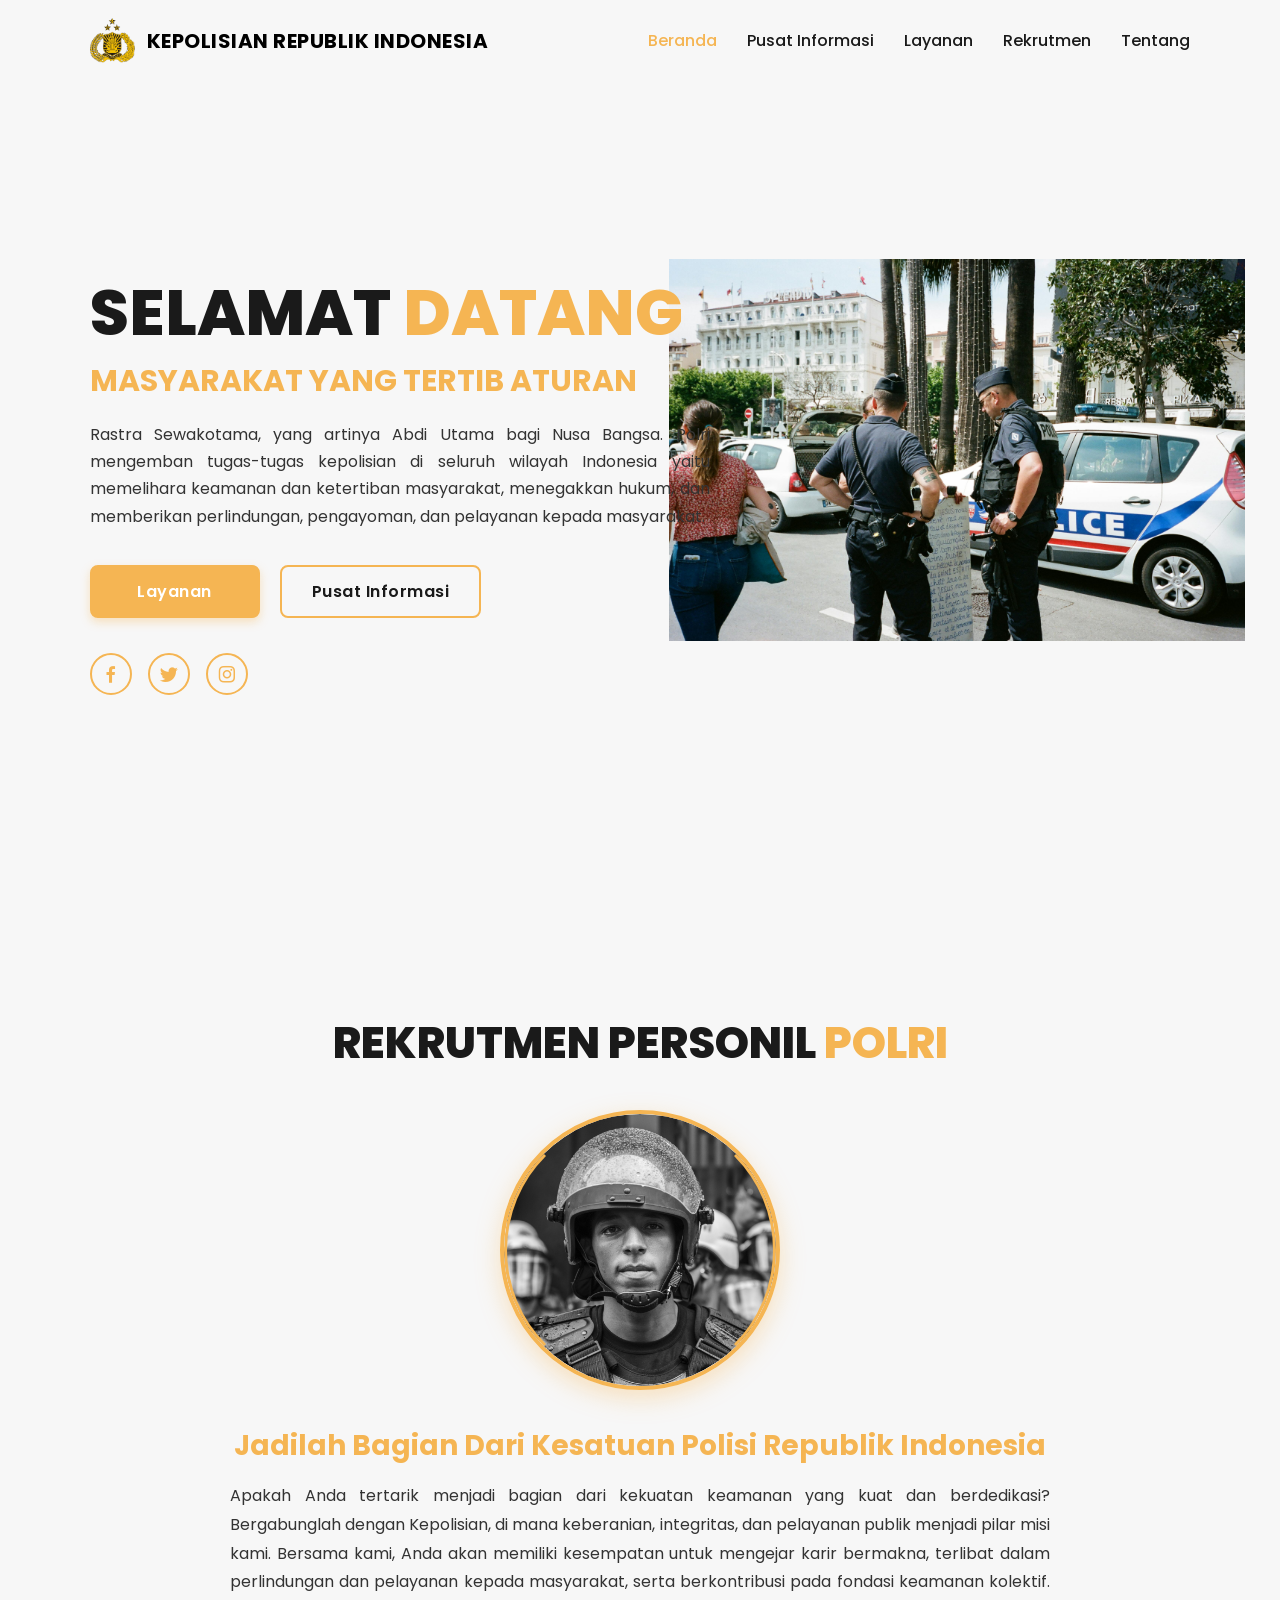
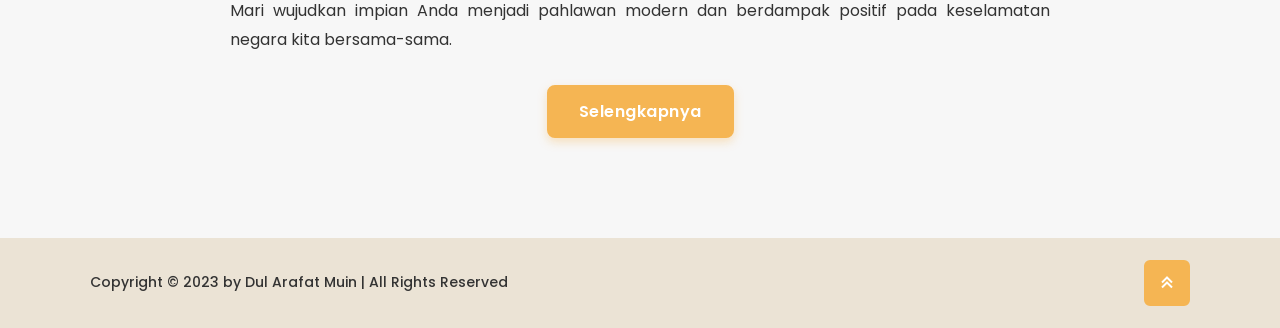
<file: index.html>
<!DOCTYPE html>
<html lang="id">
<head>
    <meta charset="UTF-8">
    <meta http-equiv="refresh" content="0; url=Beranda.html">
    <title>KEPOLISIAN REPUBLIK INDONESIA</title>
    <script>
        window.location.href = "Beranda.html";
    </script>
</head>
<body>
    <p>Mengalihkan ke <a href="Beranda.html">Beranda</a>...</p>
</body>
</html>
</file>
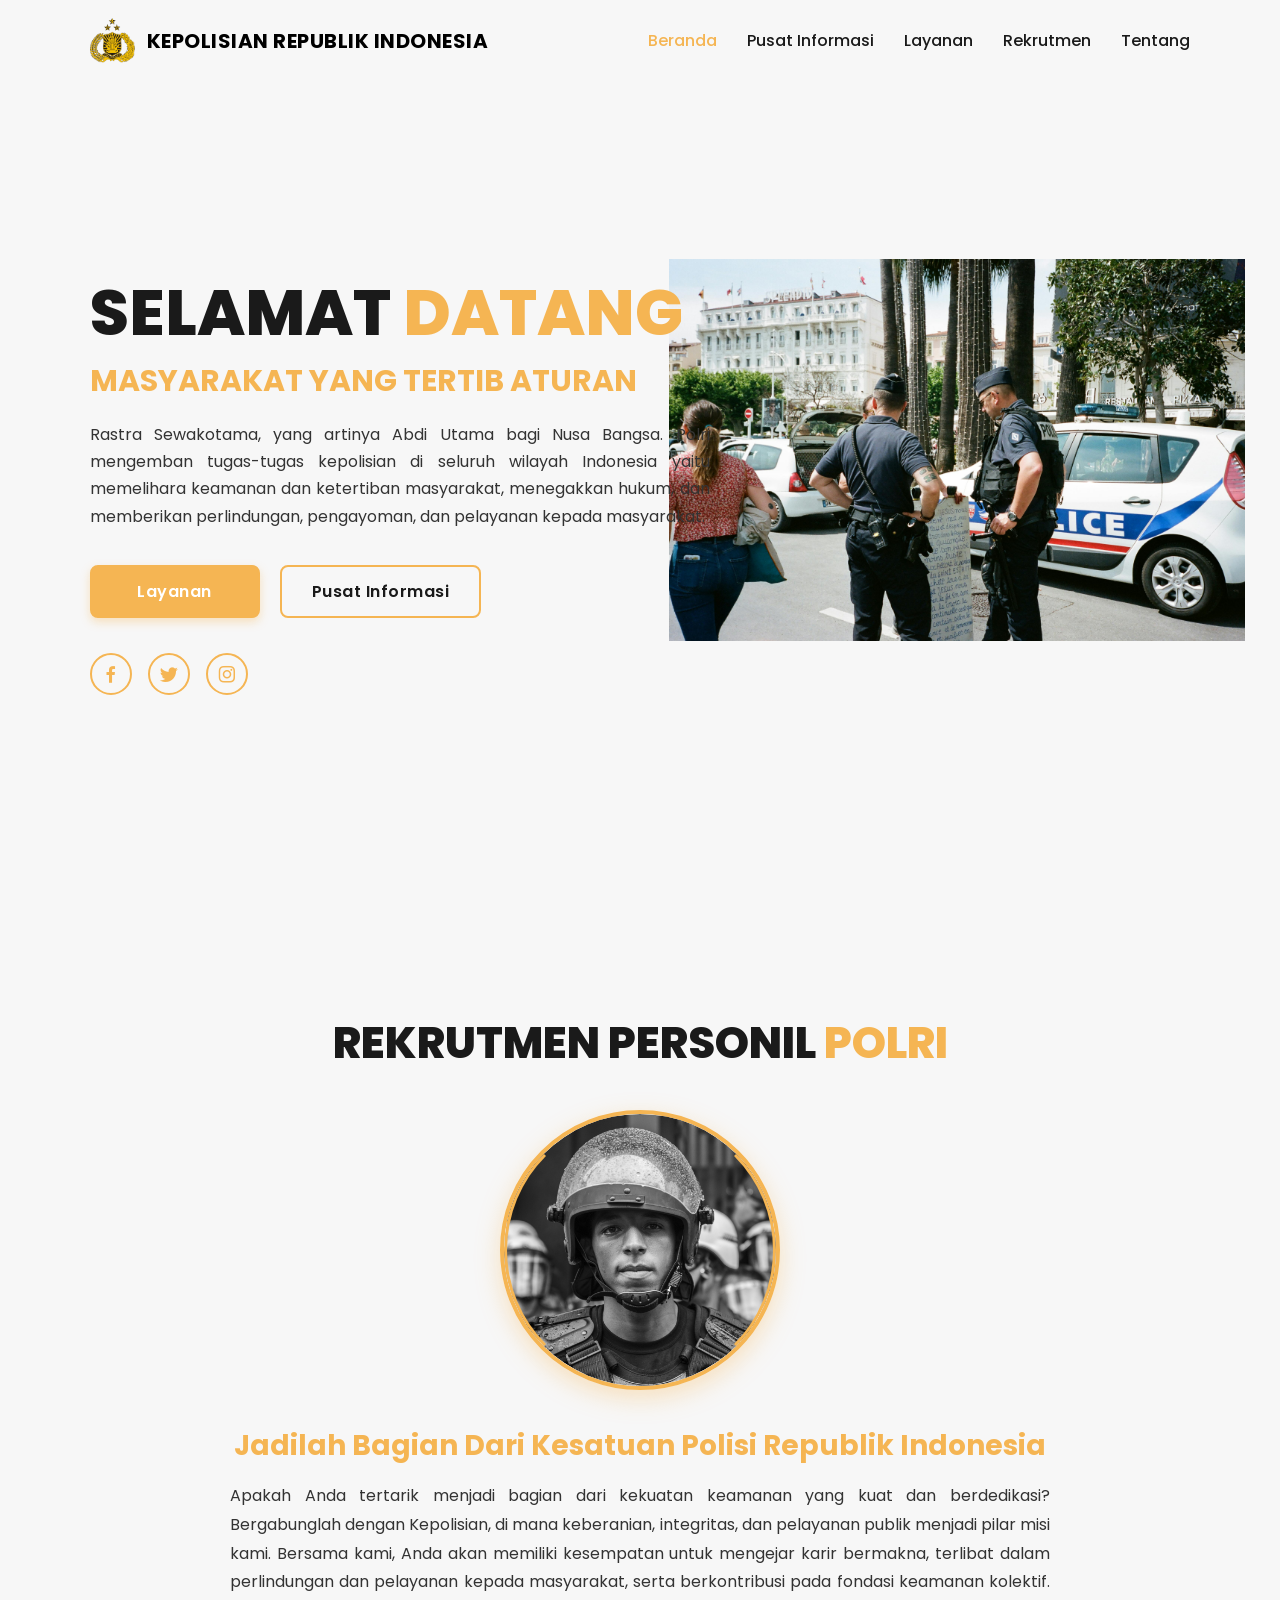
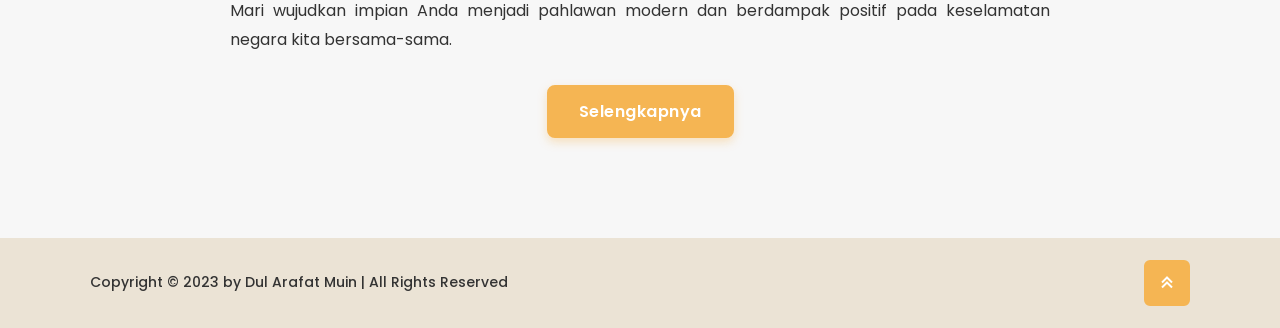
<file: Beranda.html>
<!DOCTYPE html>
<html lang="id">

    <head>
        <meta charset="UTF-8">
        <meta http-equiv="X-UA-Compatible" content="IE=edge">
        <meta name="viewport" content="width=device-width, initial-scale=1.0">
        <title>KEPOLISIAN REPUBLIK INDONESIA</title>

        <link rel="stylesheet" href="css/Beranda.css">

        <!-- box icons -->
        <link href='https://unpkg.com/boxicons@2.1.4/css/boxicons.min.css' rel='stylesheet'>

        <link rel="icon" href="images/Lambang_Polri.png" type="image/x-icon">
        <link rel="shortcut icon" href="images/Lambang_Polri.png" type="image/x-icon">
    </head>

    <body>

        <!-- header design -->
        <header class="header">
            <a href="Beranda.html" class="logo">
                <img src="images/Lambang_Polri.png" alt="Logo Polri" class="logo-img">
                <span>KEPOLISIAN REPUBLIK INDONESIA</span>
            </a>
            <div class="bx bx-menu" id="menu-icon"></div>
            <nav class="navbar">
                <a href="Beranda.html" class="active">Beranda</a>
                <a href="PusatInformasi.html">Pusat Informasi</a>
                <a href="Layanan.html">Layanan</a>
                <a href="Rekrutmen.html">Rekrutmen</a>
                <a href="Tentang.html">Tentang</a>
            </nav>
        </header>

        <!-- home section design -->
        <section class="home" id="home">
            <div class="home-content">
                <h1>SELAMAT <span>DATANG</span></h1>
                <div class="text-animate">
                    <h3>MASYARAKAT YANG TERTIB ATURAN</h3>
                </div>
                <p>Rastra Sewakotama, yang artinya Abdi Utama bagi Nusa Bangsa. Polri mengemban tugas-tugas kepolisian di seluruh wilayah Indonesia yaitu memelihara keamanan dan ketertiban masyarakat, menegakkan hukum, dan memberikan perlindungan, pengayoman, dan pelayanan kepada masyarakat.</p>
                <div class="btn-box">
                    <a href="Layanan.html" class="btn">Layanan</a>
                    <a href="PusatInformasi.html" class="btn">Pusat Informasi</a>
                </div>
                <div class="home-sci">
                    <a href="https://www.facebook.com/DivHumasPolri/?locale=id_ID" target="_blank" rel="noopener noreferrer" aria-label="Facebook"><i class='bx bxl-facebook'></i></a>
                    <a href="https://twitter.com/DivHumas_Polri" target="_blank" rel="noopener noreferrer" aria-label="Twitter"><i class='bx bxl-twitter'></i></a>
                    <a href="https://www.instagram.com/divisihumaspolri/?hl=en" target="_blank" rel="noopener noreferrer" aria-label="Instagram"><i class='bx bxl-instagram'></i></a>
                </div>
            </div>
        </section>

        <!-- about section design -->
        <section class="about" id="about">
            <h2 class="heading">REKRUTMEN PERSONIL <span>POLRI</span></h2>  
            <div class="about-img">
                <img src="images/recruitment.jpg" alt="Rekrutmen Polri 1">
                <img src="images/4.jpg" alt="Rekrutmen Polri 2">
                <img src="images/5.jpg" alt="Rekrutmen Polri 3">
                <img src="images/police 8.jpg" alt="Rekrutmen Polri 4">
                <span class="circle-spin"></span>
            </div>
            <div class="about-content">
                <h3>Jadilah Bagian Dari Kesatuan Polisi Republik Indonesia</h3>
                <p>
                    Apakah Anda tertarik menjadi bagian dari kekuatan keamanan yang kuat dan berdedikasi? Bergabunglah dengan Kepolisian, di mana keberanian, integritas, dan pelayanan publik menjadi pilar misi kami. Bersama kami, Anda akan memiliki kesempatan untuk mengejar karir bermakna, terlibat dalam perlindungan dan pelayanan kepada masyarakat, serta berkontribusi pada fondasi keamanan kolektif. Mari wujudkan impian Anda menjadi pahlawan modern dan berdampak positif pada keselamatan negara kita bersama-sama.
                </p>
                
                <div class="btn-box">
                    <a href="Rekrutmen.html" class="btn">Selengkapnya</a>
                </div>
            </div>
        </section>

        <!-- footer design -->
        <footer class="footer">
            <div class="footer-text">
                <p>Copyright &copy; 2023 by Dul Arafat Muin | All Rights Reserved</p>
            </div>
            <div class="footer-iconTop">
                <a href="#" aria-label="Kembali ke atas"><i class='bx bx-chevrons-up'></i></a> 
            </div>
        </footer>

        <script src="js/Pusat.js"></script>
    </body>

</html>
</file>
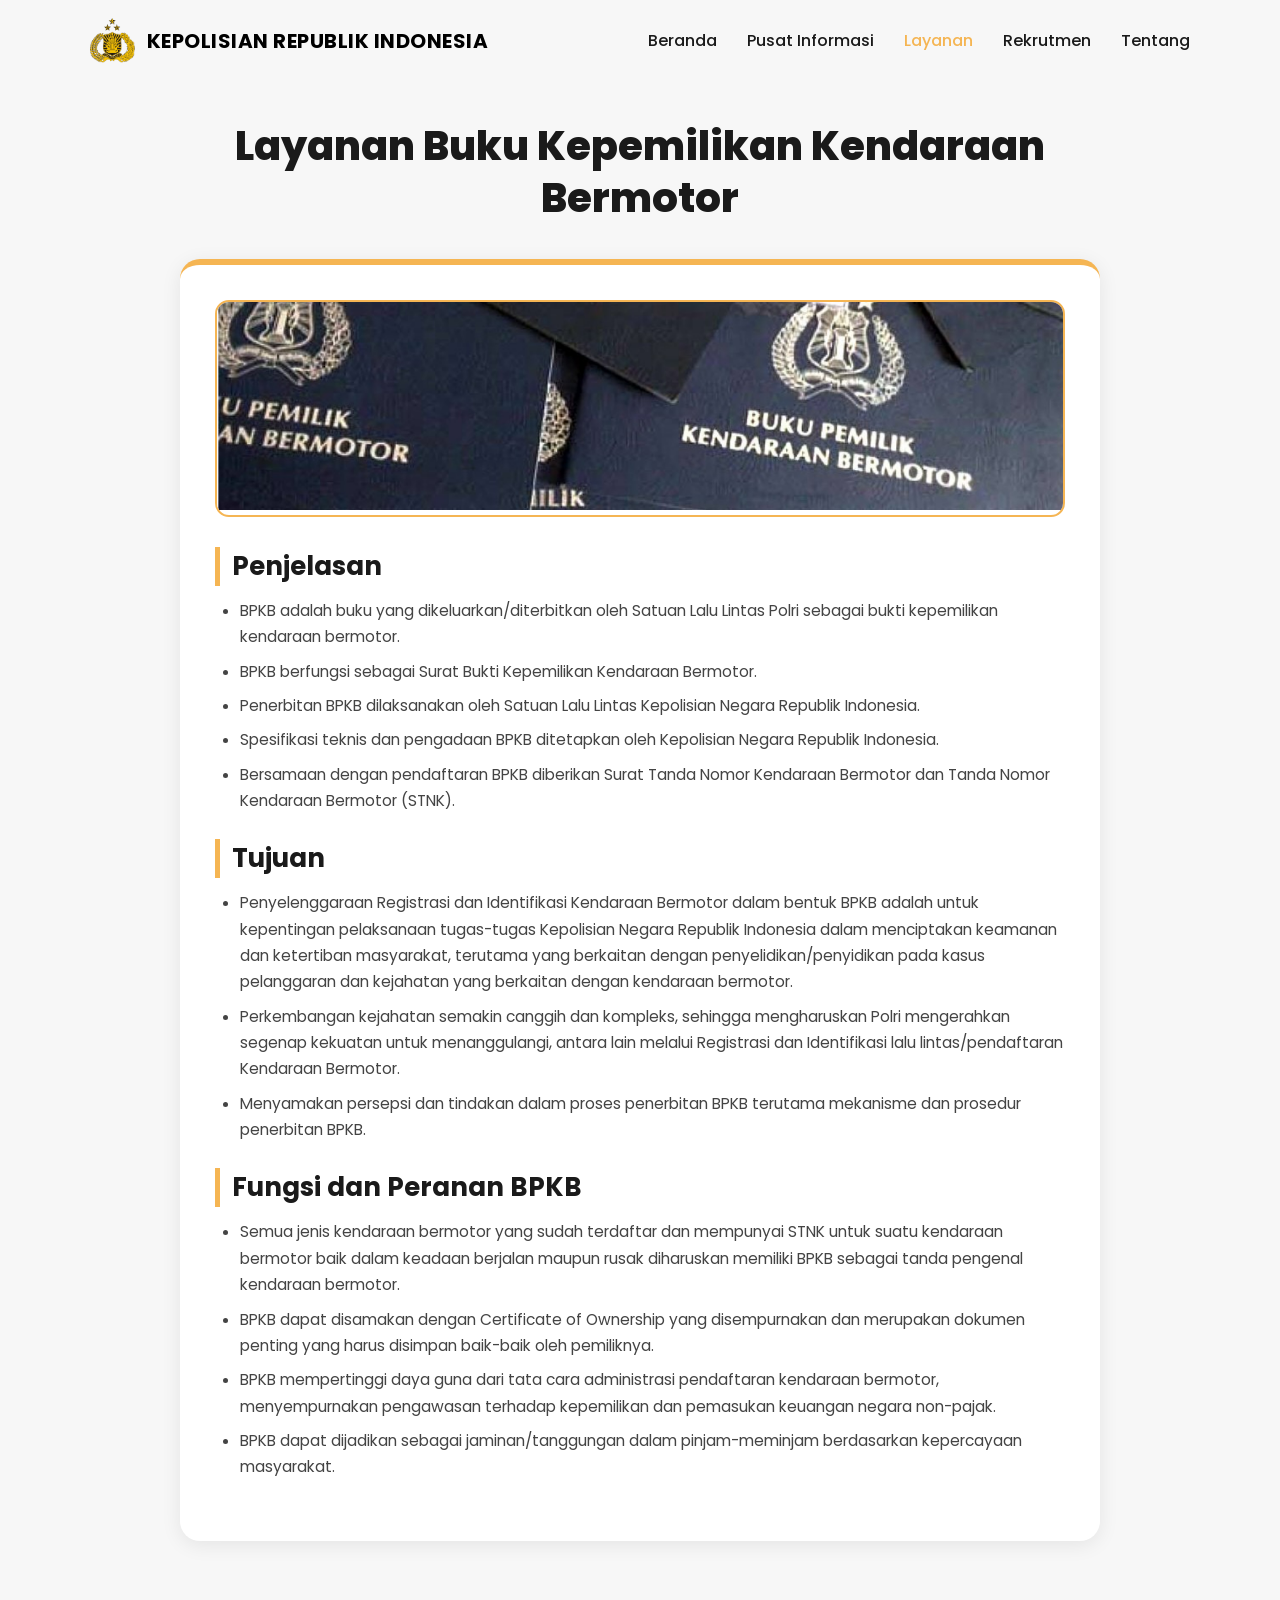
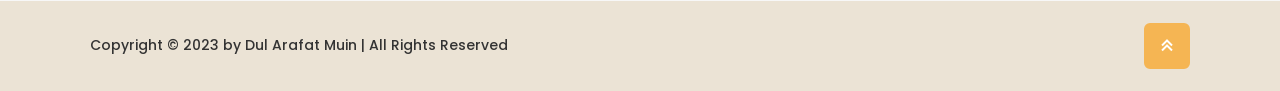
<file: BPKB.html>
<!DOCTYPE html>
<html lang="id">

    <head>
        <meta charset="UTF-8">
        <meta http-equiv="X-UA-Compatible" content="IE=edge">
        <meta name="viewport" content="width=device-width, initial-scale=1.0">
        <title>Layanan BPKB - KEPOLISIAN REPUBLIK INDONESIA</title>

        <link rel="stylesheet" href="css/IsiLayanan.css">

        <!-- box icons -->
        <link href='https://unpkg.com/boxicons@2.1.4/css/boxicons.min.css' rel='stylesheet'>
    
        <link rel="icon" href="images/Lambang_Polri.png" type="image/x-icon">
        <link rel="shortcut icon" href="images/Lambang_Polri.png" type="image/x-icon">
    </head>

    <body>

        <!-- header design -->
        <header class="header">
            <a href="Beranda.html" class="logo">
                <img src="images/Lambang_Polri.png" alt="Logo Polri" class="logo-img">
                <span>KEPOLISIAN REPUBLIK INDONESIA</span>
            </a>
            <div class="bx bx-menu" id="menu-icon"></div>
            <nav class="navbar">
                <a href="Beranda.html">Beranda</a>
                <a href="PusatInformasi.html">Pusat Informasi</a>
                <a href="Layanan.html" class="active">Layanan</a>
                <a href="Rekrutmen.html">Rekrutmen</a>
                <a href="Tentang.html">Tentang</a>
            </nav>
        </header>

        <!-- Layanan design -->
        <div class="blog-section">
            <div class="section-content blog">
                <div class="title">
                    <h1>Layanan Buku Kepemilikan Kendaraan Bermotor</h1>
                </div>
                <div class="cards">
                    <div class="card">
                        <div class="image-section">
                            <img src="images/BPKB.png" alt="Buku Pemilik Kendaraan Bermotor (BPKB)">
                        </div>
                    
                        <div class="article">
                            <h2>Penjelasan</h2>
                            <ul>
                                <li>BPKB adalah buku yang dikeluarkan/diterbitkan oleh Satuan Lalu Lintas Polri sebagai bukti kepemilikan kendaraan bermotor.</li>
                                <li>BPKB berfungsi sebagai Surat Bukti Kepemilikan Kendaraan Bermotor.</li>
                                <li>Penerbitan BPKB dilaksanakan oleh Satuan Lalu Lintas Kepolisian Negara Republik Indonesia.</li>
                                <li>Spesifikasi teknis dan pengadaan BPKB ditetapkan oleh Kepolisian Negara Republik Indonesia.</li>
                                <li>Bersamaan dengan pendaftaran BPKB diberikan Surat Tanda Nomor Kendaraan Bermotor dan Tanda Nomor Kendaraan Bermotor (STNK).</li>
                            </ul>
                        </div>
                        <div class="article">
                            <h2>Tujuan</h2>
                            <ul>
                                <li>Penyelenggaraan Registrasi dan Identifikasi Kendaraan Bermotor dalam bentuk BPKB adalah untuk kepentingan pelaksanaan tugas-tugas Kepolisian Negara Republik Indonesia dalam menciptakan keamanan dan ketertiban masyarakat, terutama yang berkaitan dengan penyelidikan/penyidikan pada kasus pelanggaran dan kejahatan yang berkaitan dengan kendaraan bermotor.</li>
                                <li>Perkembangan kejahatan semakin canggih dan kompleks, sehingga mengharuskan Polri mengerahkan segenap kekuatan untuk menanggulangi, antara lain melalui Registrasi dan Identifikasi lalu lintas/pendaftaran Kendaraan Bermotor.</li>
                                <li>Menyamakan persepsi dan tindakan dalam proses penerbitan BPKB terutama mekanisme dan prosedur penerbitan BPKB.</li>
                            </ul>
                            <h2>Fungsi dan Peranan BPKB</h2>
                            <ul>
                                <li>Semua jenis kendaraan bermotor yang sudah terdaftar dan mempunyai STNK untuk suatu kendaraan bermotor baik dalam keadaan berjalan maupun rusak diharuskan memiliki BPKB sebagai tanda pengenal kendaraan bermotor.</li>
                                <li>BPKB dapat disamakan dengan Certificate of Ownership yang disempurnakan dan merupakan dokumen penting yang harus disimpan baik-baik oleh pemiliknya.</li>
                                <li>BPKB mempertinggi daya guna dari tata cara administrasi pendaftaran kendaraan bermotor, menyempurnakan pengawasan terhadap kepemilikan dan pemasukan keuangan negara non-pajak.</li>
                                <li>BPKB dapat dijadikan sebagai jaminan/tanggungan dalam pinjam-meminjam berdasarkan kepercayaan masyarakat.</li>
                            </ul>
                        </div>
                    </div>
                </div>
            </div>
        </div>
               
        <!-- footer design -->
        <footer class="footer">
            <div class="footer-text">
                <p>Copyright &copy; 2023 by Dul Arafat Muin | All Rights Reserved</p>
            </div>
            <div class="footer-iconTop">
                <a href="#" aria-label="Kembali ke atas"><i class='bx bx-chevrons-up'></i></a> 
            </div>
        </footer>

        <script src="js/Pusat.js"></script>
    </body>

</html>
</file>
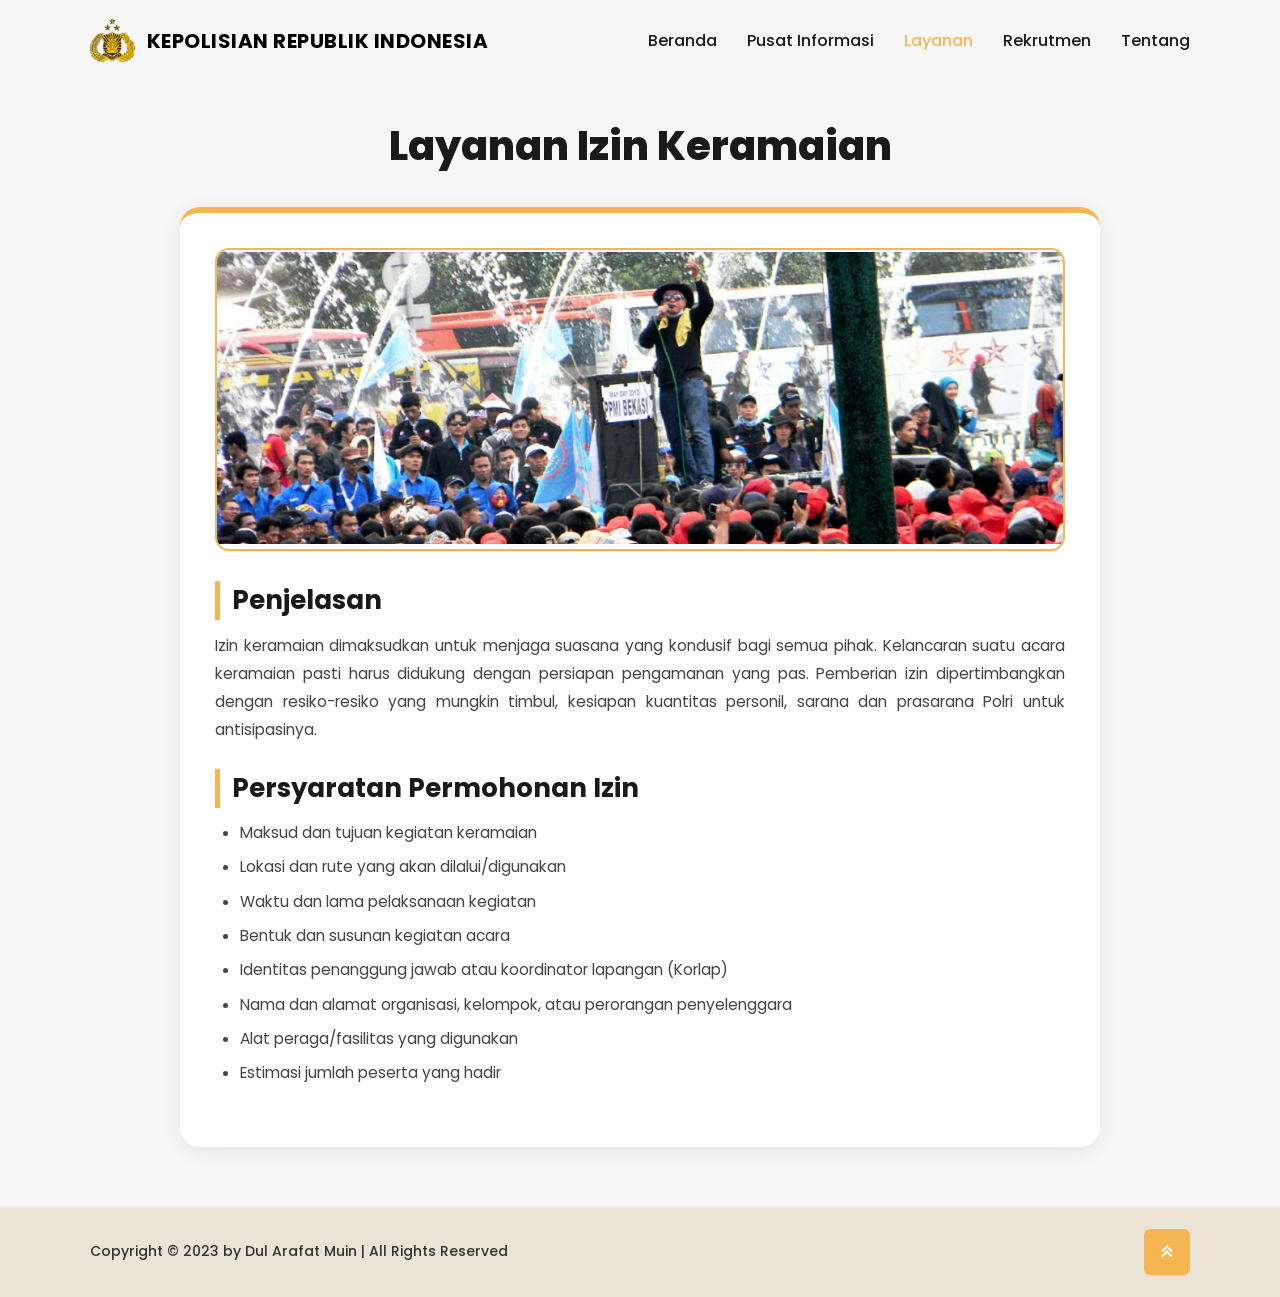
<file: IzinKeramaian.html>
<!DOCTYPE html>
<html lang="id">

    <head>
        <meta charset="UTF-8">
        <meta http-equiv="X-UA-Compatible" content="IE=edge">
        <meta name="viewport" content="width=device-width, initial-scale=1.0">
        <title>Izin Keramaian - KEPOLISIAN REPUBLIK INDONESIA</title>

        <link rel="stylesheet" href="css/IsiLayanan.css">

        <!-- box icons -->
        <link href='https://unpkg.com/boxicons@2.1.4/css/boxicons.min.css' rel='stylesheet'>

        <link rel="icon" href="images/Lambang_Polri.png" type="image/x-icon">
        <link rel="shortcut icon" href="images/Lambang_Polri.png" type="image/x-icon">
    </head>

    <body>

        <!-- header design -->
        <header class="header">
            <a href="Beranda.html" class="logo">
                <img src="images/Lambang_Polri.png" alt="Logo Polri" class="logo-img">
                <span>KEPOLISIAN REPUBLIK INDONESIA</span>
            </a>
            <div class="bx bx-menu" id="menu-icon"></div>
            <nav class="navbar">
                <a href="Beranda.html">Beranda</a>
                <a href="PusatInformasi.html">Pusat Informasi</a>
                <a href="Layanan.html" class="active">Layanan</a>
                <a href="Rekrutmen.html">Rekrutmen</a>
                <a href="Tentang.html">Tentang</a>
            </nav>
        </header>

        <!-- Layanan design -->
        <div class="blog-section">
            <div class="section-content blog">
                <div class="title">
                    <h1>Layanan Izin Keramaian</h1>
                </div>
                <div class="cards">
                    <div class="card">
                        <div class="image-section">
                            <img src="images/Izin Keramaian.png" alt="Izin Keramaian Polri">
                        </div>
                    
                        <div class="article">
                            <h2>Penjelasan</h2>
                            <p>Izin keramaian dimaksudkan untuk menjaga suasana yang kondusif bagi semua pihak. Kelancaran suatu acara keramaian pasti harus didukung dengan persiapan pengamanan yang pas. Pemberian izin dipertimbangkan dengan resiko-resiko yang mungkin timbul, kesiapan kuantitas personil, sarana dan prasarana Polri untuk antisipasinya.</p>
                        </div>
                        <div class="article">
                            <h2>Persyaratan Permohonan Izin</h2>
                            <ul>
                                <li>Maksud dan tujuan kegiatan keramaian</li>
                                <li>Lokasi dan rute yang akan dilalui/digunakan</li>
                                <li>Waktu dan lama pelaksanaan kegiatan</li>
                                <li>Bentuk dan susunan kegiatan acara</li>
                                <li>Identitas penanggung jawab atau koordinator lapangan (Korlap)</li>
                                <li>Nama dan alamat organisasi, kelompok, atau perorangan penyelenggara</li>
                                <li>Alat peraga/fasilitas yang digunakan</li> 
                                <li>Estimasi jumlah peserta yang hadir</li>  
                            </ul>
                        </div>
                    </div>
                </div>
            </div>
        </div>
               
        <!-- footer design -->
        <footer class="footer">
            <div class="footer-text">
                <p>Copyright &copy; 2023 by Dul Arafat Muin | All Rights Reserved</p>
            </div>
            <div class="footer-iconTop">
                <a href="#" aria-label="Kembali ke atas"><i class='bx bx-chevrons-up'></i></a> 
            </div>
        </footer>

        <script src="js/Pusat.js"></script>
    </body>

</html>
</file>
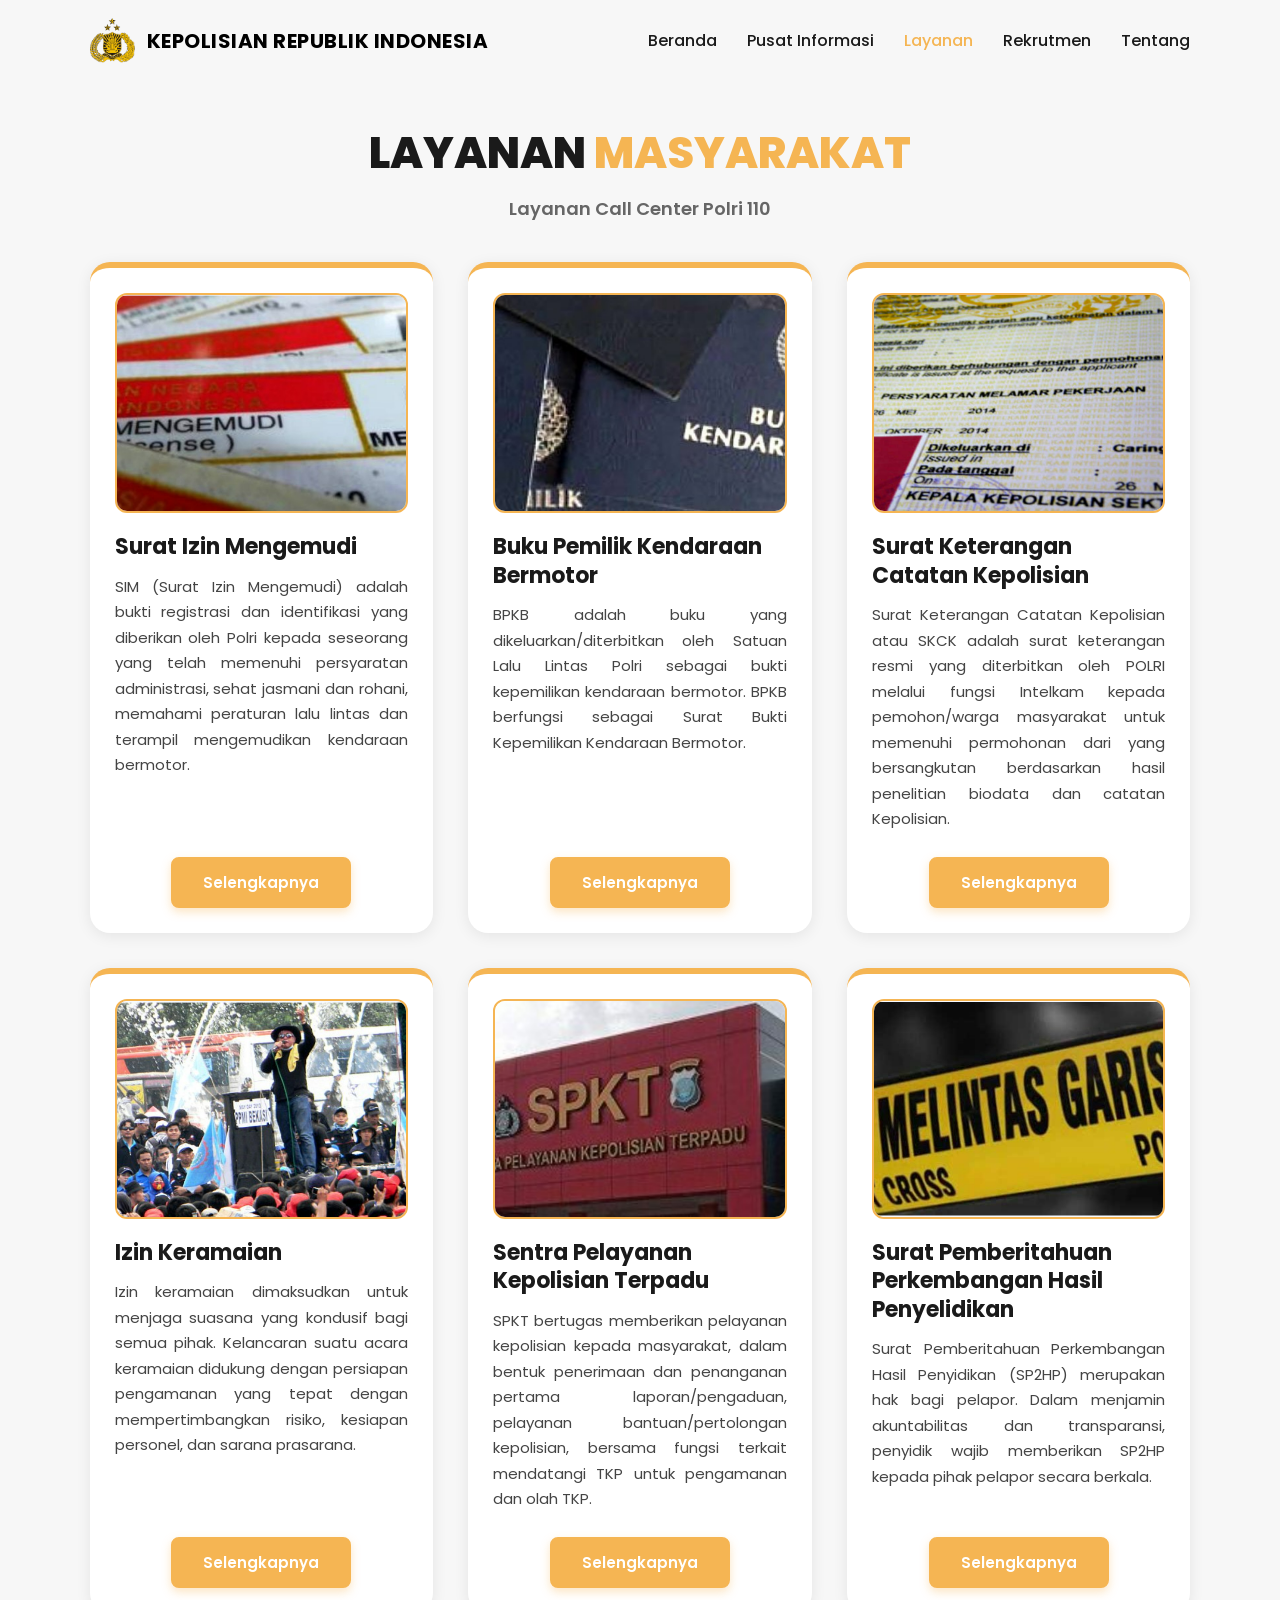
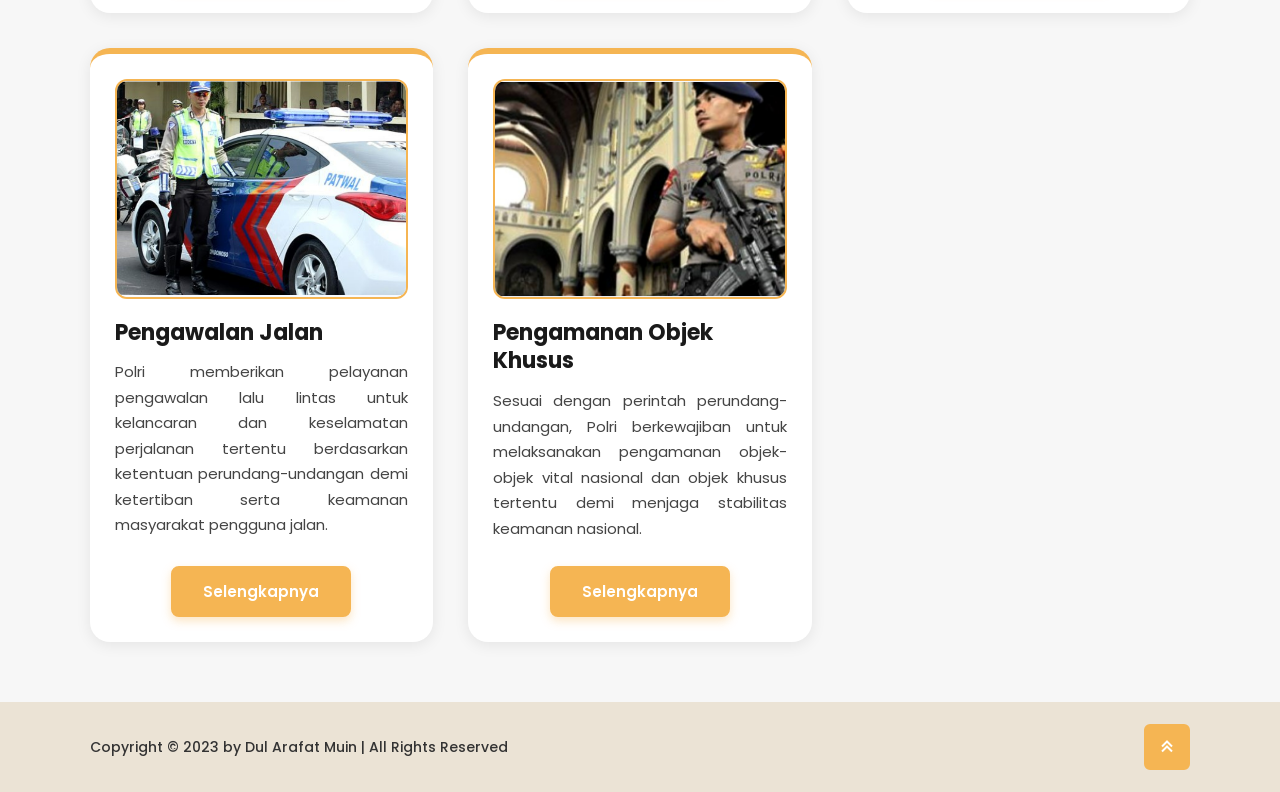
<file: Layanan.html>
<!DOCTYPE html>
<html lang="id">

    <head>
        <meta charset="UTF-8">
        <meta http-equiv="X-UA-Compatible" content="IE=edge">
        <meta name="viewport" content="width=device-width, initial-scale=1.0">
        <title>Layanan Masyarakat - KEPOLISIAN REPUBLIK INDONESIA</title>

        <link rel="stylesheet" href="css/Layanan.css">

        <!-- box icons -->
        <link href='https://unpkg.com/boxicons@2.1.4/css/boxicons.min.css' rel='stylesheet'>
        
        <link rel="icon" href="images/Lambang_Polri.png" type="image/x-icon">
        <link rel="shortcut icon" href="images/Lambang_Polri.png" type="image/x-icon">
    </head>

    <body>

        <!-- header design -->
        <header class="header">
            <a href="Beranda.html" class="logo">
                <img src="images/Lambang_Polri.png" alt="Logo Polri" class="logo-img">
                <span>KEPOLISIAN REPUBLIK INDONESIA</span>
            </a>
            <div class="bx bx-menu" id="menu-icon"></div>
            <nav class="navbar">
                <a href="Beranda.html">Beranda</a>
                <a href="PusatInformasi.html">Pusat Informasi</a>
                <a href="Layanan.html" class="active">Layanan</a>
                <a href="Rekrutmen.html">Rekrutmen</a>
                <a href="Tentang.html">Tentang</a>
            </nav>
        </header>

        <!-- Layanan design -->
        <div class="blog-section">
            <div class="section-content blog">
                <div class="title">
                    <h2>LAYANAN <span>MASYARAKAT</span></h2>
                    <p>Layanan Call Center Polri 110</p>
                </div>
                <div class="services-grid">
                    <div class="cards">
                        <div class="card">
                            <div class="image-section">
                                <img src="images/SIM.png" alt="Surat Izin Mengemudi">
                            </div>
                        
                            <div class="article">
                                <h4>Surat Izin Mengemudi</h4>
                                <p>SIM (Surat Izin Mengemudi) adalah bukti registrasi dan identifikasi yang diberikan oleh Polri kepada seseorang yang telah memenuhi persyaratan administrasi, sehat jasmani dan rohani, memahami peraturan lalu lintas dan terampil mengemudikan kendaraan bermotor.</p>
                            </div>
                            <div class="blog-view">
                                <a href="SuratIzinMengemudi.html" class="button">Selengkapnya</a>
                            </div>
                        </div>
                    </div>

                    <div class="cards">
                        <div class="card">
                            <div class="image-section">
                                <img src="images/BPKB.png" alt="Buku Pemilik Kendaraan Bermotor">
                            </div>
                        
                            <div class="article">
                                <h4>Buku Pemilik Kendaraan Bermotor</h4>
                                <p>BPKB adalah buku yang dikeluarkan/diterbitkan oleh Satuan Lalu Lintas Polri sebagai bukti kepemilikan kendaraan bermotor. BPKB berfungsi sebagai Surat Bukti Kepemilikan Kendaraan Bermotor.</p>
                            </div>
                            <div class="blog-view">
                                <a href="BPKB.html" class="button">Selengkapnya</a>
                            </div>
                        </div>
                    </div>

                    <div class="cards">
                        <div class="card">
                            <div class="image-section">
                                <img src="images/SKCK.png" alt="Surat Keterangan Catatan Kepolisian">
                            </div>
                        
                            <div class="article">
                                <h4>Surat Keterangan Catatan Kepolisian</h4>
                                <p>Surat Keterangan Catatan Kepolisian atau SKCK adalah surat keterangan resmi yang diterbitkan oleh POLRI melalui fungsi Intelkam kepada pemohon/warga masyarakat untuk memenuhi permohonan dari yang bersangkutan berdasarkan hasil penelitian biodata dan catatan Kepolisian.</p>
                            </div>
                            <div class="blog-view">
                                <a href="SKCK.html" class="button">Selengkapnya</a>
                            </div>
                        </div>
                    </div>

                    <div class="cards">
                        <div class="card">
                            <div class="image-section">
                                <img src="images/Izin Keramaian.png" alt="Izin Keramaian">
                            </div>
                        
                            <div class="article">
                                <h4>Izin Keramaian</h4>
                                <p>Izin keramaian dimaksudkan untuk menjaga suasana yang kondusif bagi semua pihak. Kelancaran suatu acara keramaian didukung dengan persiapan pengamanan yang tepat dengan mempertimbangkan risiko, kesiapan personel, dan sarana prasarana.</p>
                            </div>
                            <div class="blog-view">
                                <a href="IzinKeramaian.html" class="button">Selengkapnya</a>
                            </div>
                        </div>
                    </div>

                    <div class="cards">
                        <div class="card">
                            <div class="image-section">
                                <img src="images/SPKT.png" alt="Sentra Pelayanan Kepolisian Terpadu">
                            </div>
                        
                            <div class="article">
                                <h4>Sentra Pelayanan Kepolisian Terpadu</h4>
                                <p>SPKT bertugas memberikan pelayanan kepolisian kepada masyarakat, dalam bentuk penerimaan dan penanganan pertama laporan/pengaduan, pelayanan bantuan/pertolongan kepolisian, bersama fungsi terkait mendatangi TKP untuk pengamanan dan olah TKP.</p>
                            </div>
                            <div class="blog-view">
                                <a href="SPKT.html" class="button">Selengkapnya</a>
                            </div>
                        </div>
                    </div>

                    <div class="cards">
                        <div class="card">
                            <div class="image-section">
                                <img src="images/SP2HP.png" alt="Surat Pemberitahuan Perkembangan Hasil Penyelidikan">
                            </div>
                        
                            <div class="article">
                                <h4>Surat Pemberitahuan Perkembangan Hasil Penyelidikan</h4>
                                <p>Surat Pemberitahuan Perkembangan Hasil Penyidikan (SP2HP) merupakan hak bagi pelapor. Dalam menjamin akuntabilitas dan transparansi, penyidik wajib memberikan SP2HP kepada pihak pelapor secara berkala.</p>
                            </div>
                            <div class="blog-view">
                                <a href="SP2HP.html" class="button">Selengkapnya</a>
                            </div>
                        </div>
                    </div>

                    <div class="cards">
                        <div class="card">
                            <div class="image-section">
                                <img src="images/Pengawalan.png" alt="Pengawalan Jalan">
                            </div>
                        
                            <div class="article">
                                <h4>Pengawalan Jalan</h4>
                                <p>Polri memberikan pelayanan pengawalan lalu lintas untuk kelancaran dan keselamatan perjalanan tertentu berdasarkan ketentuan perundang-undangan demi ketertiban serta keamanan masyarakat pengguna jalan.</p>
                            </div>
                            <div class="blog-view">
                                <a href="Pengawalanjalan.html" class="button">Selengkapnya</a>
                            </div>
                        </div>
                    </div>

                    <div class="cards">
                        <div class="card">
                            <div class="image-section">
                                <img src="images/Pengamanan.png" alt="Pengamanan Objek Khusus">
                            </div>
                        
                            <div class="article">
                                <h4>Pengamanan Objek Khusus</h4>
                                <p>Sesuai dengan perintah perundang-undangan, Polri berkewajiban untuk melaksanakan pengamanan objek-objek vital nasional dan objek khusus tertentu demi menjaga stabilitas keamanan nasional.</p>
                            </div>
                            <div class="blog-view">
                                <a href="Pengamanan.html" class="button">Selengkapnya</a>
                            </div>
                        </div>
                    </div>  
                </div>
            </div>
        </div>
               
        <!-- footer design -->
        <footer class="footer">
            <div class="footer-text">
                <p>Copyright &copy; 2023 by Dul Arafat Muin | All Rights Reserved</p>
            </div>
            <div class="footer-iconTop">
                <a href="#" aria-label="Kembali ke atas"><i class='bx bx-chevrons-up'></i></a> 
            </div>
        </footer>

        <script src="js/Pusat.js"></script>
    </body>

</html>
</file>
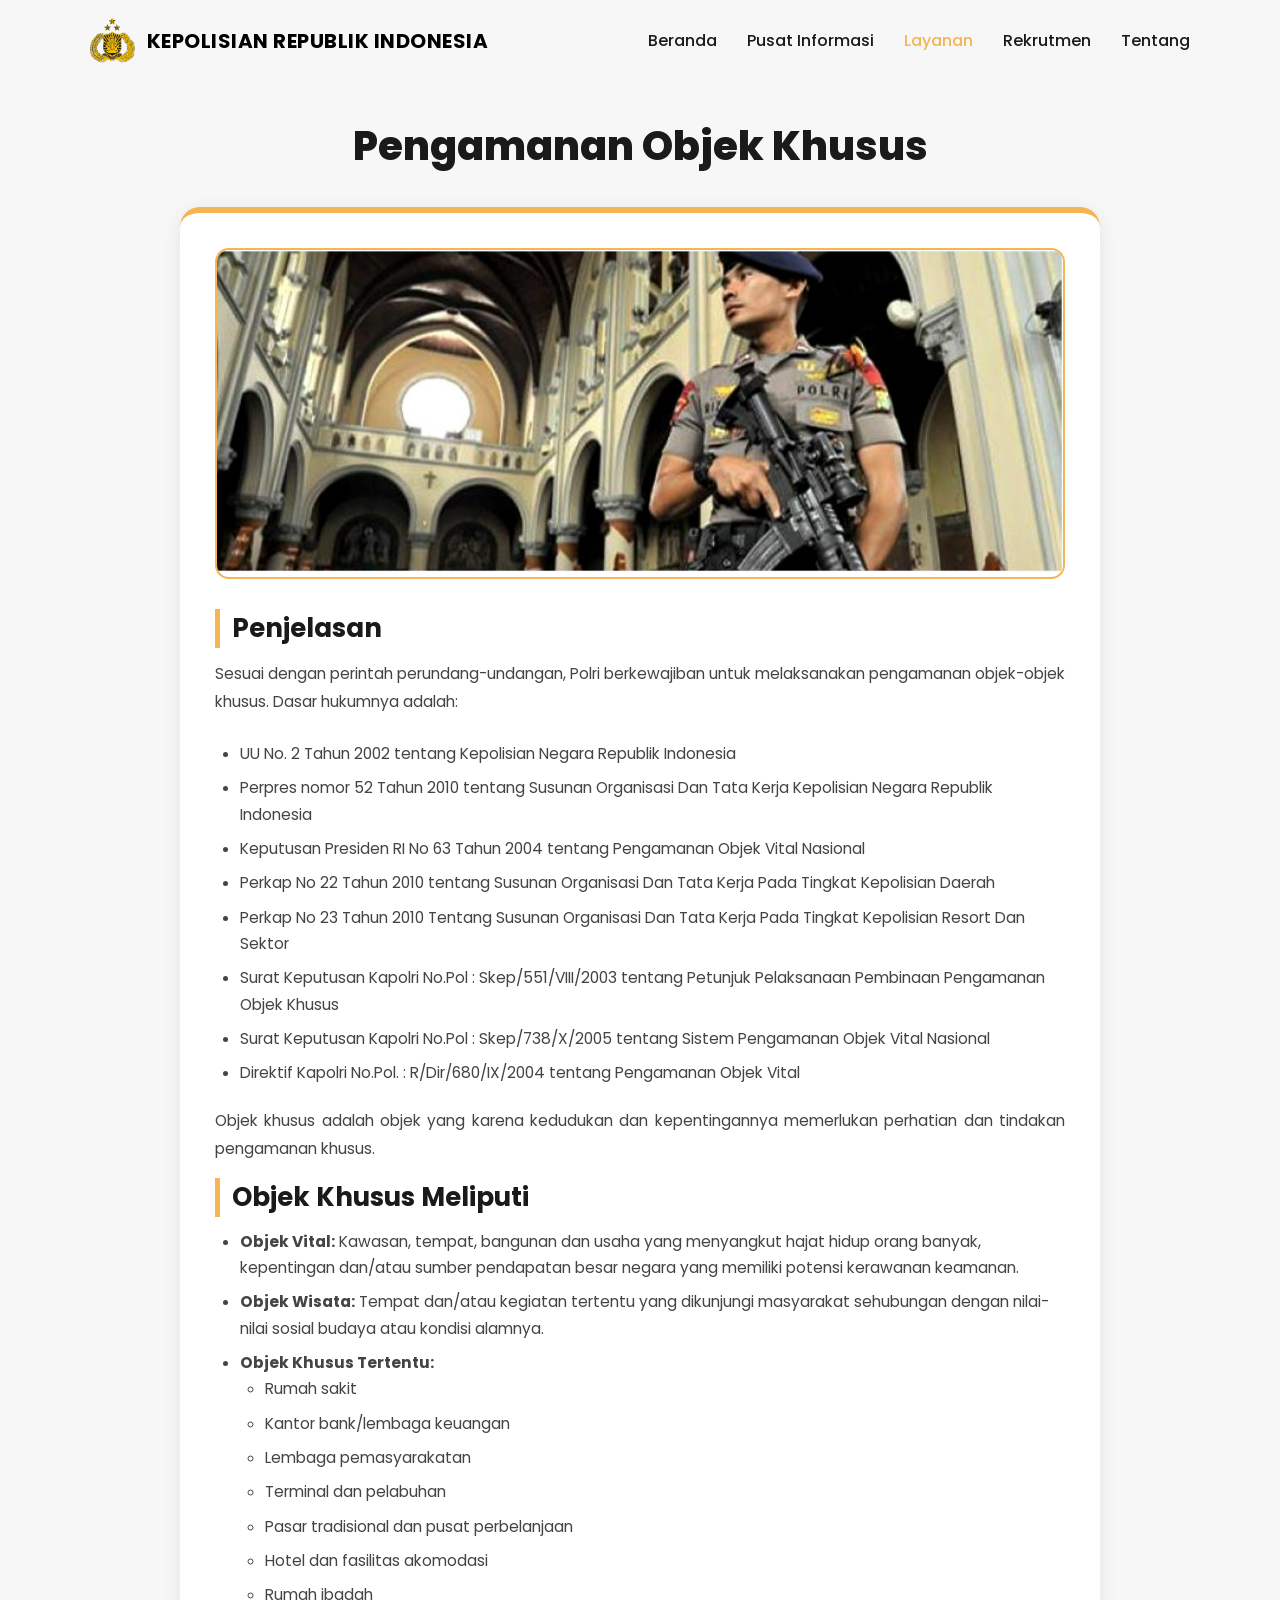
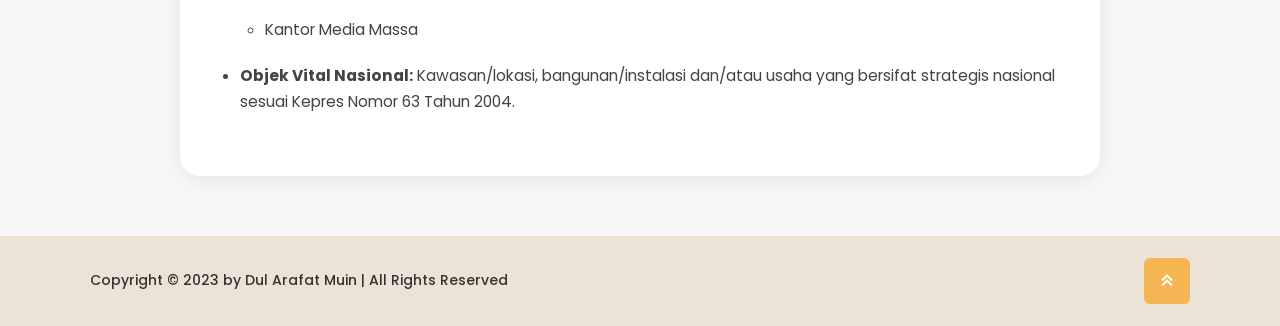
<file: Pengamanan.html>
<!DOCTYPE html>
<html lang="id">

    <head>
        <meta charset="UTF-8">
        <meta http-equiv="X-UA-Compatible" content="IE=edge">
        <meta name="viewport" content="width=device-width, initial-scale=1.0">
        <title>Pengamanan Objek Khusus - KEPOLISIAN REPUBLIK INDONESIA</title>

        <link rel="stylesheet" href="css/IsiLayanan.css">

        <!-- box icons -->
        <link href='https://unpkg.com/boxicons@2.1.4/css/boxicons.min.css' rel='stylesheet'>

        <link rel="icon" href="images/Lambang_Polri.png" type="image/x-icon">
        <link rel="shortcut icon" href="images/Lambang_Polri.png" type="image/x-icon">
    </head>

    <body>

        <!-- header design -->
        <header class="header">
            <a href="Beranda.html" class="logo">
                <img src="images/Lambang_Polri.png" alt="Logo Polri" class="logo-img">
                <span>KEPOLISIAN REPUBLIK INDONESIA</span>
            </a>
            <div class="bx bx-menu" id="menu-icon"></div>
            <nav class="navbar">
                <a href="Beranda.html">Beranda</a>
                <a href="PusatInformasi.html">Pusat Informasi</a>
                <a href="Layanan.html" class="active">Layanan</a>
                <a href="Rekrutmen.html">Rekrutmen</a>
                <a href="Tentang.html">Tentang</a>
            </nav>
        </header>

        <!-- Layanan design -->
        <div class="blog-section">
            <div class="section-content blog">
                <div class="title">
                    <h1>Pengamanan Objek Khusus</h1>
                </div>
                <div class="cards">
                    <div class="card">
                        <div class="image-section">
                            <img src="images/Pengamanan.png" alt="Pengamanan Objek Khusus">
                        </div>
                    
                        <div class="article">
                            <h2>Penjelasan</h2>
                            <p>Sesuai dengan perintah perundang-undangan, Polri berkewajiban untuk melaksanakan pengamanan objek-objek khusus. Dasar hukumnya adalah:</p>
                        </div>
                        <div class="article">
                            <ul>
                                <li>UU No. 2 Tahun 2002 tentang Kepolisian Negara Republik Indonesia</li>
                                <li>Perpres nomor 52 Tahun 2010 tentang Susunan Organisasi Dan Tata Kerja Kepolisian Negara Republik Indonesia</li>
                                <li>Keputusan Presiden RI No 63 Tahun 2004 tentang Pengamanan Objek Vital Nasional</li>
                                <li>Perkap No 22 Tahun 2010 tentang Susunan Organisasi Dan Tata Kerja Pada Tingkat Kepolisian Daerah</li>
                                <li>Perkap No 23 Tahun 2010 Tentang Susunan Organisasi Dan Tata Kerja Pada Tingkat Kepolisian Resort Dan Sektor</li>
                                <li>Surat Keputusan Kapolri No.Pol : Skep/551/VIII/2003 tentang Petunjuk Pelaksanaan Pembinaan Pengamanan Objek Khusus</li>
                                <li>Surat Keputusan Kapolri No.Pol : Skep/738/X/2005 tentang Sistem Pengamanan Objek Vital Nasional</li>
                                <li>Direktif Kapolri No.Pol. : R/Dir/680/IX/2004 tentang Pengamanan Objek Vital</li>
                            </ul>
                            <p>Objek khusus adalah objek yang karena kedudukan dan kepentingannya memerlukan perhatian dan tindakan pengamanan khusus.</p>
                            <h2>Objek Khusus Meliputi</h2>
                            <ul>
                                <li><b>Objek Vital:</b> Kawasan, tempat, bangunan dan usaha yang menyangkut hajat hidup orang banyak, kepentingan dan/atau sumber pendapatan besar negara yang memiliki potensi kerawanan keamanan.</li>
                                <li><b>Objek Wisata:</b> Tempat dan/atau kegiatan tertentu yang dikunjungi masyarakat sehubungan dengan nilai-nilai sosial budaya atau kondisi alamnya.</li>
                                <li><b>Objek Khusus Tertentu:</b>
                                    <ul>
                                        <li>Rumah sakit</li>
                                        <li>Kantor bank/lembaga keuangan</li>
                                        <li>Lembaga pemasyarakatan</li>
                                        <li>Terminal dan pelabuhan</li>
                                        <li>Pasar tradisional dan pusat perbelanjaan</li>
                                        <li>Hotel dan fasilitas akomodasi</li>
                                        <li>Rumah ibadah</li>
                                        <li>Kantor Media Massa</li>
                                    </ul>
                                </li>
                                <li><b>Objek Vital Nasional:</b> Kawasan/lokasi, bangunan/instalasi dan/atau usaha yang bersifat strategis nasional sesuai Kepres Nomor 63 Tahun 2004.</li>
                            </ul>
                        </div>
                    </div>
                </div>
            </div>
        </div>
               
        <!-- footer design -->
        <footer class="footer">
            <div class="footer-text">
                <p>Copyright &copy; 2023 by Dul Arafat Muin | All Rights Reserved</p>
            </div>
            <div class="footer-iconTop">
                <a href="#" aria-label="Kembali ke atas"><i class='bx bx-chevrons-up'></i></a> 
            </div>
        </footer>

        <script src="js/Pusat.js"></script>
    </body>

</html>
</file>
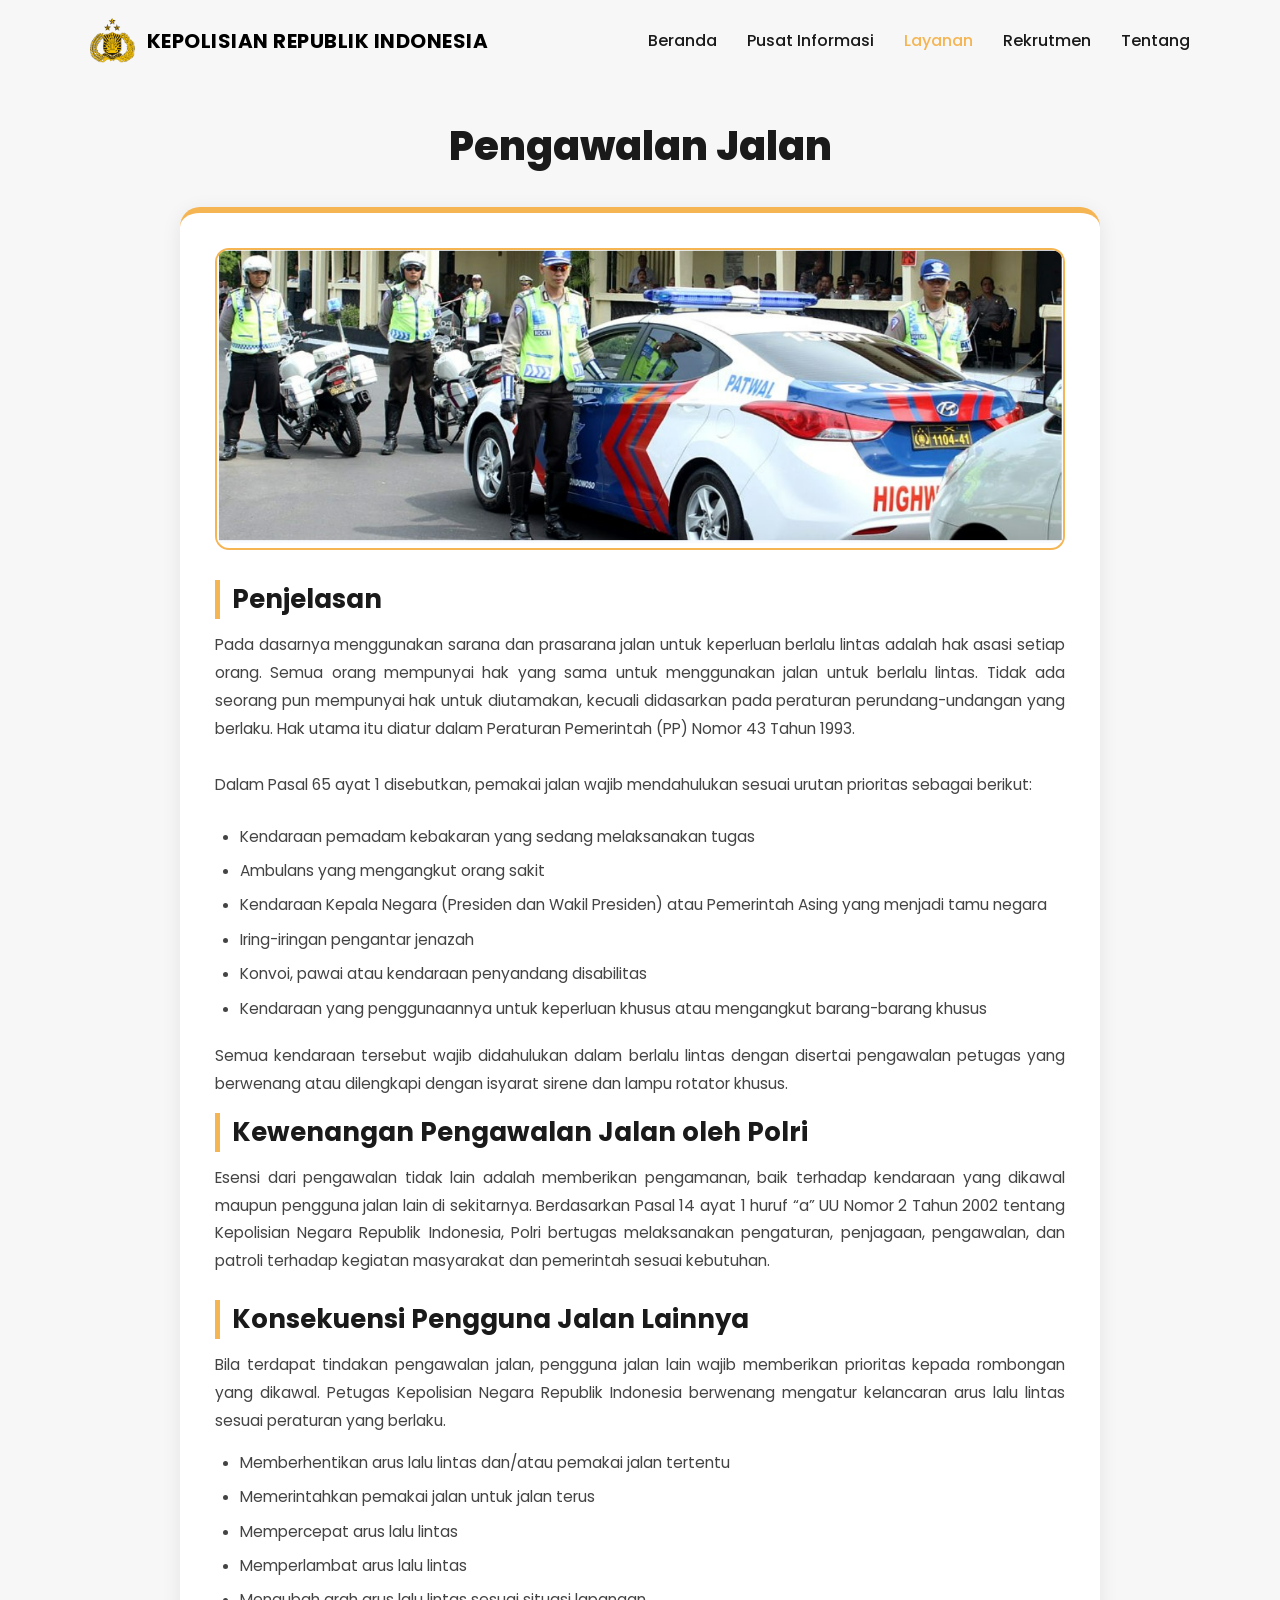
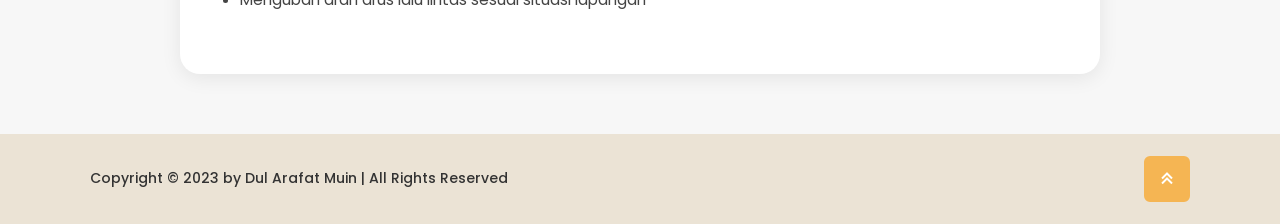
<file: Pengawalanjalan.html>
<!DOCTYPE html>
<html lang="id">

    <head>
        <meta charset="UTF-8">
        <meta http-equiv="X-UA-Compatible" content="IE=edge">
        <meta name="viewport" content="width=device-width, initial-scale=1.0">
        <title>Pengawalan Jalan - KEPOLISIAN REPUBLIK INDONESIA</title>

        <link rel="stylesheet" href="css/IsiLayanan.css">

        <!-- box icons -->
        <link href='https://unpkg.com/boxicons@2.1.4/css/boxicons.min.css' rel='stylesheet'>

        <link rel="icon" href="images/Lambang_Polri.png" type="image/x-icon">
        <link rel="shortcut icon" href="images/Lambang_Polri.png" type="image/x-icon">
    </head>

    <body>

        <!-- header design -->
        <header class="header">
            <a href="Beranda.html" class="logo">
                <img src="images/Lambang_Polri.png" alt="Logo Polri" class="logo-img">
                <span>KEPOLISIAN REPUBLIK INDONESIA</span>
            </a>
            <div class="bx bx-menu" id="menu-icon"></div>
            <nav class="navbar">
                <a href="Beranda.html">Beranda</a>
                <a href="PusatInformasi.html">Pusat Informasi</a>
                <a href="Layanan.html" class="active">Layanan</a>
                <a href="Rekrutmen.html">Rekrutmen</a>
                <a href="Tentang.html">Tentang</a>
            </nav>
        </header>

        <!-- Layanan design -->
        <div class="blog-section">
            <div class="section-content blog">
                <div class="title">
                    <h1>Pengawalan Jalan</h1>
                </div>
                <div class="cards">
                    <div class="card">
                        <div class="image-section">
                            <img src="images/Pengawalan.png" alt="Pengawalan Jalan Polri">
                        </div>
                    
                        <div class="article">
                            <h2>Penjelasan</h2>
                            <p>Pada dasarnya menggunakan sarana dan prasarana jalan untuk keperluan berlalu lintas adalah hak asasi setiap orang. Semua orang mempunyai hak yang sama untuk menggunakan jalan untuk berlalu lintas. Tidak ada seorang pun mempunyai hak untuk diutamakan, kecuali didasarkan pada peraturan perundang-undangan yang berlaku. Hak utama itu diatur dalam Peraturan Pemerintah (PP) Nomor 43 Tahun 1993.
                                <br><br>
                                Dalam Pasal 65 ayat 1 disebutkan, pemakai jalan wajib mendahulukan sesuai urutan prioritas sebagai berikut:
                            </p>
                        </div>
                        <div class="article">
                            <ul>
                                <li>Kendaraan pemadam kebakaran yang sedang melaksanakan tugas</li>
                                <li>Ambulans yang mengangkut orang sakit</li>
                                <li>Kendaraan Kepala Negara (Presiden dan Wakil Presiden) atau Pemerintah Asing yang menjadi tamu negara</li>
                                <li>Iring-iringan pengantar jenazah</li>
                                <li>Konvoi, pawai atau kendaraan penyandang disabilitas</li>
                                <li>Kendaraan yang penggunaannya untuk keperluan khusus atau mengangkut barang-barang khusus</li>
                            </ul>
                            <p>Semua kendaraan tersebut wajib didahulukan dalam berlalu lintas dengan disertai pengawalan petugas yang berwenang atau dilengkapi dengan isyarat sirene dan lampu rotator khusus.</p>
                            
                            <h2>Kewenangan Pengawalan Jalan oleh Polri</h2>
                            <p>Esensi dari pengawalan tidak lain adalah memberikan pengamanan, baik terhadap kendaraan yang dikawal maupun pengguna jalan lain di sekitarnya. Berdasarkan Pasal 14 ayat 1 huruf “a” UU Nomor 2 Tahun 2002 tentang Kepolisian Negara Republik Indonesia, Polri bertugas melaksanakan pengaturan, penjagaan, pengawalan, dan patroli terhadap kegiatan masyarakat dan pemerintah sesuai kebutuhan.</p>
                            
                            <h2>Konsekuensi Pengguna Jalan Lainnya</h2>
                            <p>Bila terdapat tindakan pengawalan jalan, pengguna jalan lain wajib memberikan prioritas kepada rombongan yang dikawal. Petugas Kepolisian Negara Republik Indonesia berwenang mengatur kelancaran arus lalu lintas sesuai peraturan yang berlaku.</p>
                            <ul>
                                <li>Memberhentikan arus lalu lintas dan/atau pemakai jalan tertentu</li>
                                <li>Memerintahkan pemakai jalan untuk jalan terus</li>
                                <li>Mempercepat arus lalu lintas</li>
                                <li>Memperlambat arus lalu lintas</li>
                                <li>Mengubah arah arus lalu lintas sesuai situasi lapangan</li>
                            </ul>
                        </div>
                    </div>
                </div>
            </div>
        </div>
               
        <!-- footer design -->
        <footer class="footer">
            <div class="footer-text">
                <p>Copyright &copy; 2023 by Dul Arafat Muin | All Rights Reserved</p>
            </div>
            <div class="footer-iconTop">
                <a href="#" aria-label="Kembali ke atas"><i class='bx bx-chevrons-up'></i></a> 
            </div>
        </footer>

        <script src="js/Pusat.js"></script>
    </body>

</html>
</file>
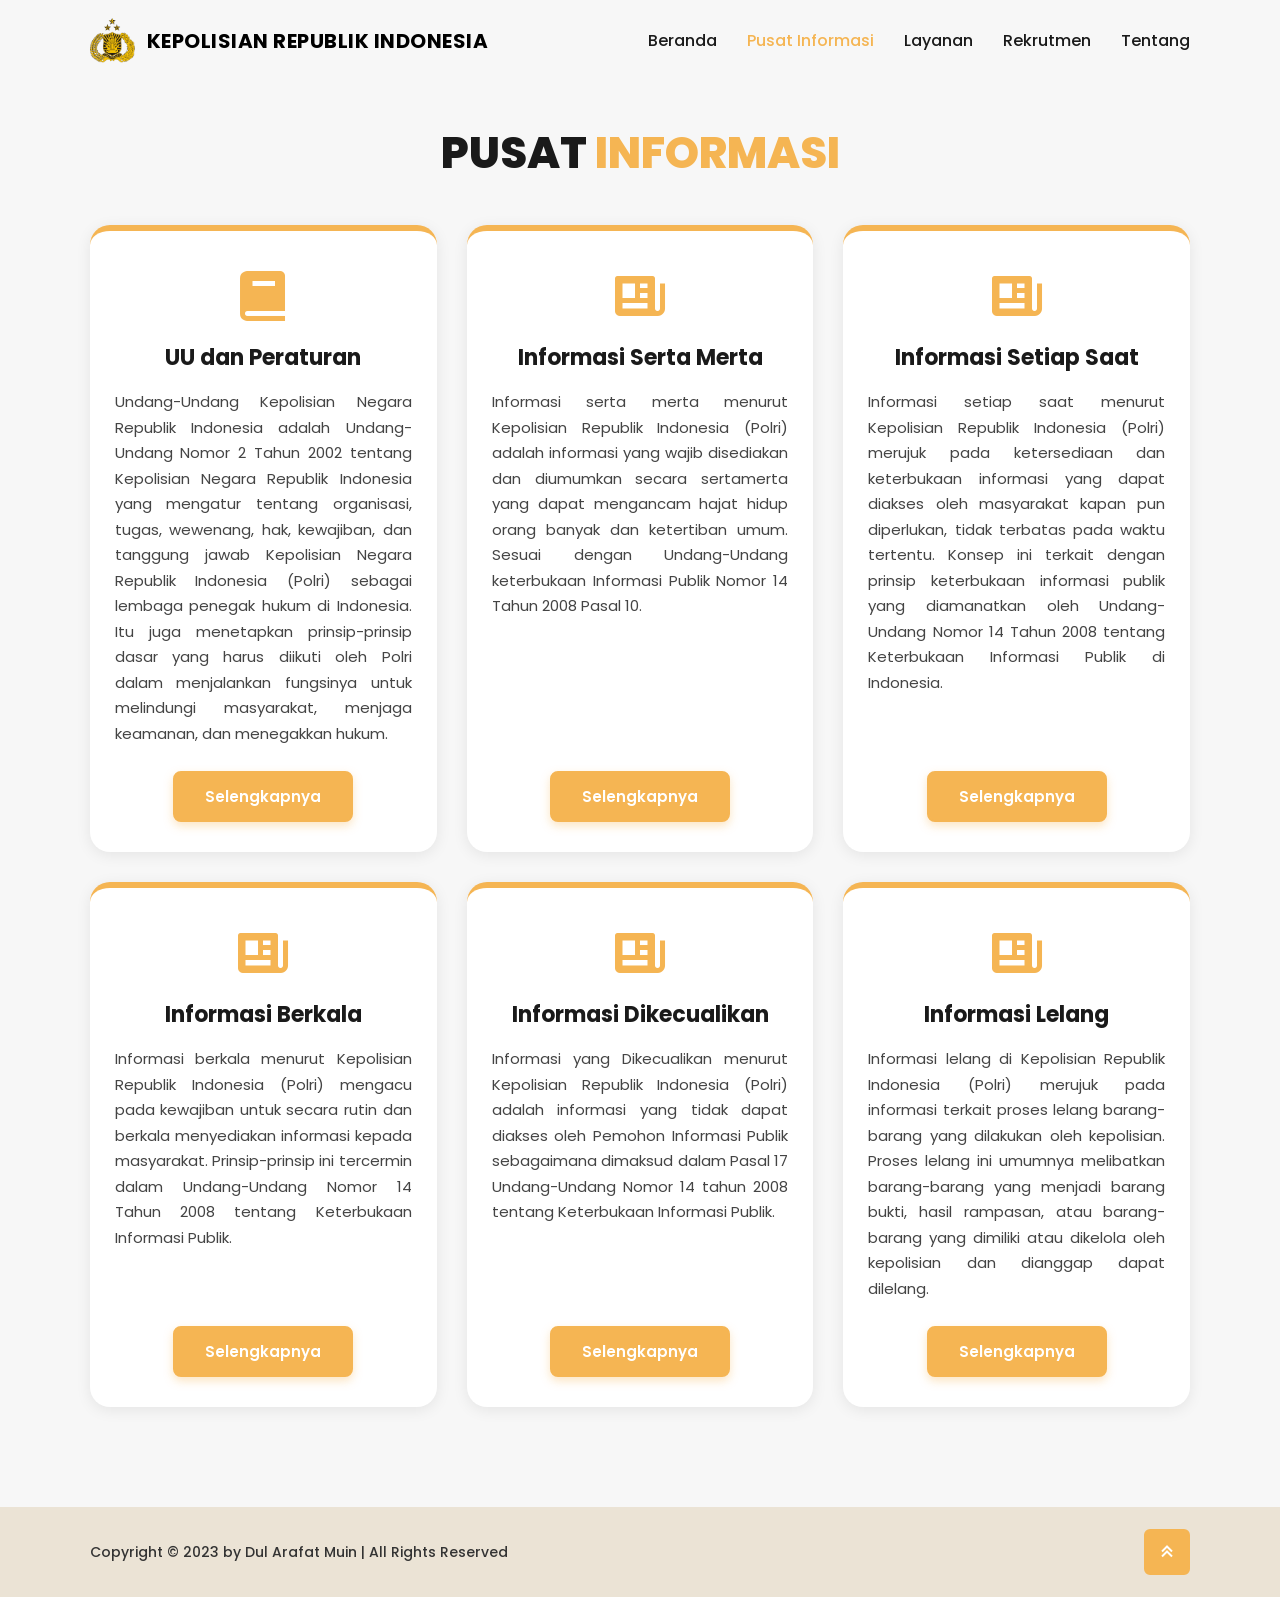
<file: PusatInformasi.html>
<!DOCTYPE html>
<html lang="id">

    <head>
        <meta charset="UTF-8">
        <meta http-equiv="X-UA-Compatible" content="IE=edge">
        <meta name="viewport" content="width=device-width, initial-scale=1.0">
        <title>Pusat Informasi - KEPOLISIAN REPUBLIK INDONESIA</title>

        <link rel="stylesheet" href="css/PusatInformasi.css">

        <!-- box icons -->
        <link href='https://unpkg.com/boxicons@2.1.4/css/boxicons.min.css' rel='stylesheet'>

        <link rel="icon" href="images/Lambang_Polri.png" type="image/x-icon">
        <link rel="shortcut icon" href="images/Lambang_Polri.png" type="image/x-icon">
    </head>

    <body>

        <!-- header design -->
        <header class="header">
            <a href="Beranda.html" class="logo">
                <img src="images/Lambang_Polri.png" alt="Logo Polri" class="logo-img">
                <span>KEPOLISIAN REPUBLIK INDONESIA</span>
            </a>
            <div class="bx bx-menu" id="menu-icon"></div>
            <nav class="navbar">
                <a href="Beranda.html">Beranda</a>
                <a href="PusatInformasi.html" class="active">Pusat Informasi</a>
                <a href="Layanan.html">Layanan</a>
                <a href="Rekrutmen.html">Rekrutmen</a>
                <a href="Tentang.html">Tentang</a>
            </nav>
        </header>

        <!-- information center design -->
        <section class="info-center" id="info-center">
            <h2 class="heading">PUSAT <span>INFORMASI</span></h2>
            <div class="info-center-container">
                <div class="info-center-box">
                    <i class='bx bxs-book'></i>
                    <h3>UU dan Peraturan</h3>
                    <p>Undang-Undang Kepolisian Negara Republik Indonesia adalah Undang-Undang Nomor 2 Tahun 2002 tentang Kepolisian Negara Republik Indonesia yang mengatur tentang organisasi, tugas, wewenang, hak, kewajiban, dan tanggung jawab Kepolisian Negara Republik Indonesia (Polri) sebagai lembaga penegak hukum di Indonesia. Itu juga menetapkan prinsip-prinsip dasar yang harus diikuti oleh Polri dalam menjalankan fungsinya untuk melindungi masyarakat, menjaga keamanan, dan menegakkan hukum.</p>
    
                    <div class="btn-box"> 
                        <a href="http://presisi.divkum.polri.go.id/Dokumen.aspx" target="_blank" rel="noopener noreferrer" class="btn">Selengkapnya</a>
                    </div>
                </div>

                <div class="info-center-box">
                    <i class='bx bxs-news'></i>
                    <h3>Informasi Serta Merta</h3>
                    <p>Informasi serta merta menurut Kepolisian Republik Indonesia (Polri) adalah informasi yang wajib disediakan dan diumumkan secara sertamerta yang dapat mengancam hajat hidup orang banyak dan ketertiban umum. Sesuai dengan Undang-Undang keterbukaan Informasi Publik Nomor 14 Tahun 2008 Pasal 10.</p>
    
                    <div class="btn-box"> 
                        <a href="https://humas.polri.go.id/informasi-serta-merta/" target="_blank" rel="noopener noreferrer" class="btn">Selengkapnya</a>
                    </div>
                </div>

                <div class="info-center-box">
                    <i class='bx bxs-news'></i>
                    <h3>Informasi Setiap Saat</h3>
                    <p>Informasi setiap saat menurut Kepolisian Republik Indonesia (Polri) merujuk pada ketersediaan dan keterbukaan informasi yang dapat diakses oleh masyarakat kapan pun diperlukan, tidak terbatas pada waktu tertentu. Konsep ini terkait dengan prinsip keterbukaan informasi publik yang diamanatkan oleh Undang-Undang Nomor 14 Tahun 2008 tentang Keterbukaan Informasi Publik di Indonesia.</p>

                    <div class="btn-box"> 
                        <a href="https://humas.polri.go.id/informasi-setiap-saat" target="_blank" rel="noopener noreferrer" class="btn">Selengkapnya</a>
                    </div>
                </div>

                <div class="info-center-box">
                    <i class='bx bxs-news'></i>
                    <h3>Informasi Berkala</h3>
                    <p>Informasi berkala menurut Kepolisian Republik Indonesia (Polri) mengacu pada kewajiban untuk secara rutin dan berkala menyediakan informasi kepada masyarakat. Prinsip-prinsip ini tercermin dalam Undang-Undang Nomor 14 Tahun 2008 tentang Keterbukaan Informasi Publik.</p>
    
                    <div class="btn-box"> 
                        <a href="https://humas.polri.go.id/informasi/berkala/" target="_blank" rel="noopener noreferrer" class="btn">Selengkapnya</a>
                    </div> 
                </div>

                <div class="info-center-box">
                    <i class='bx bxs-news'></i>
                    <h3>Informasi Dikecualikan</h3>
                    <p>Informasi yang Dikecualikan menurut Kepolisian Republik Indonesia (Polri) adalah informasi yang tidak dapat diakses oleh Pemohon Informasi Publik sebagaimana dimaksud dalam Pasal 17 Undang-Undang Nomor 14 tahun 2008 tentang Keterbukaan Informasi Publik.</p>
   
                    <div class="btn-box"> 
                        <a href="https://humas.polri.go.id/informasi/dikecualikan/" target="_blank" rel="noopener noreferrer" class="btn">Selengkapnya</a>
                    </div> 
                </div>

                <div class="info-center-box">
                    <i class='bx bxs-news'></i>
                    <h3>Informasi Lelang</h3>
                    <p>Informasi lelang di Kepolisian Republik Indonesia (Polri) merujuk pada informasi terkait proses lelang barang-barang yang dilakukan oleh kepolisian. Proses lelang ini umumnya melibatkan barang-barang yang menjadi barang bukti, hasil rampasan, atau barang-barang yang dimiliki atau dikelola oleh kepolisian dan dianggap dapat dilelang.</p>
    
                    <div class="btn-box"> 
                        <a href="https://lpse.polri.go.id/eproc4" target="_blank" rel="noopener noreferrer" class="btn">Selengkapnya</a>
                    </div> 
                </div>

            </div>
        </section>

        <!-- footer design -->
        <footer class="footer">
            <div class="footer-text">
                <p>Copyright &copy; 2023 by Dul Arafat Muin | All Rights Reserved</p>
            </div>
            <div class="footer-iconTop">
                <a href="#" aria-label="Kembali ke atas"><i class='bx bx-chevrons-up'></i></a> 
            </div>
        </footer>

        <script src="js/Pusat.js"></script>
    </body>

</html>
</file>
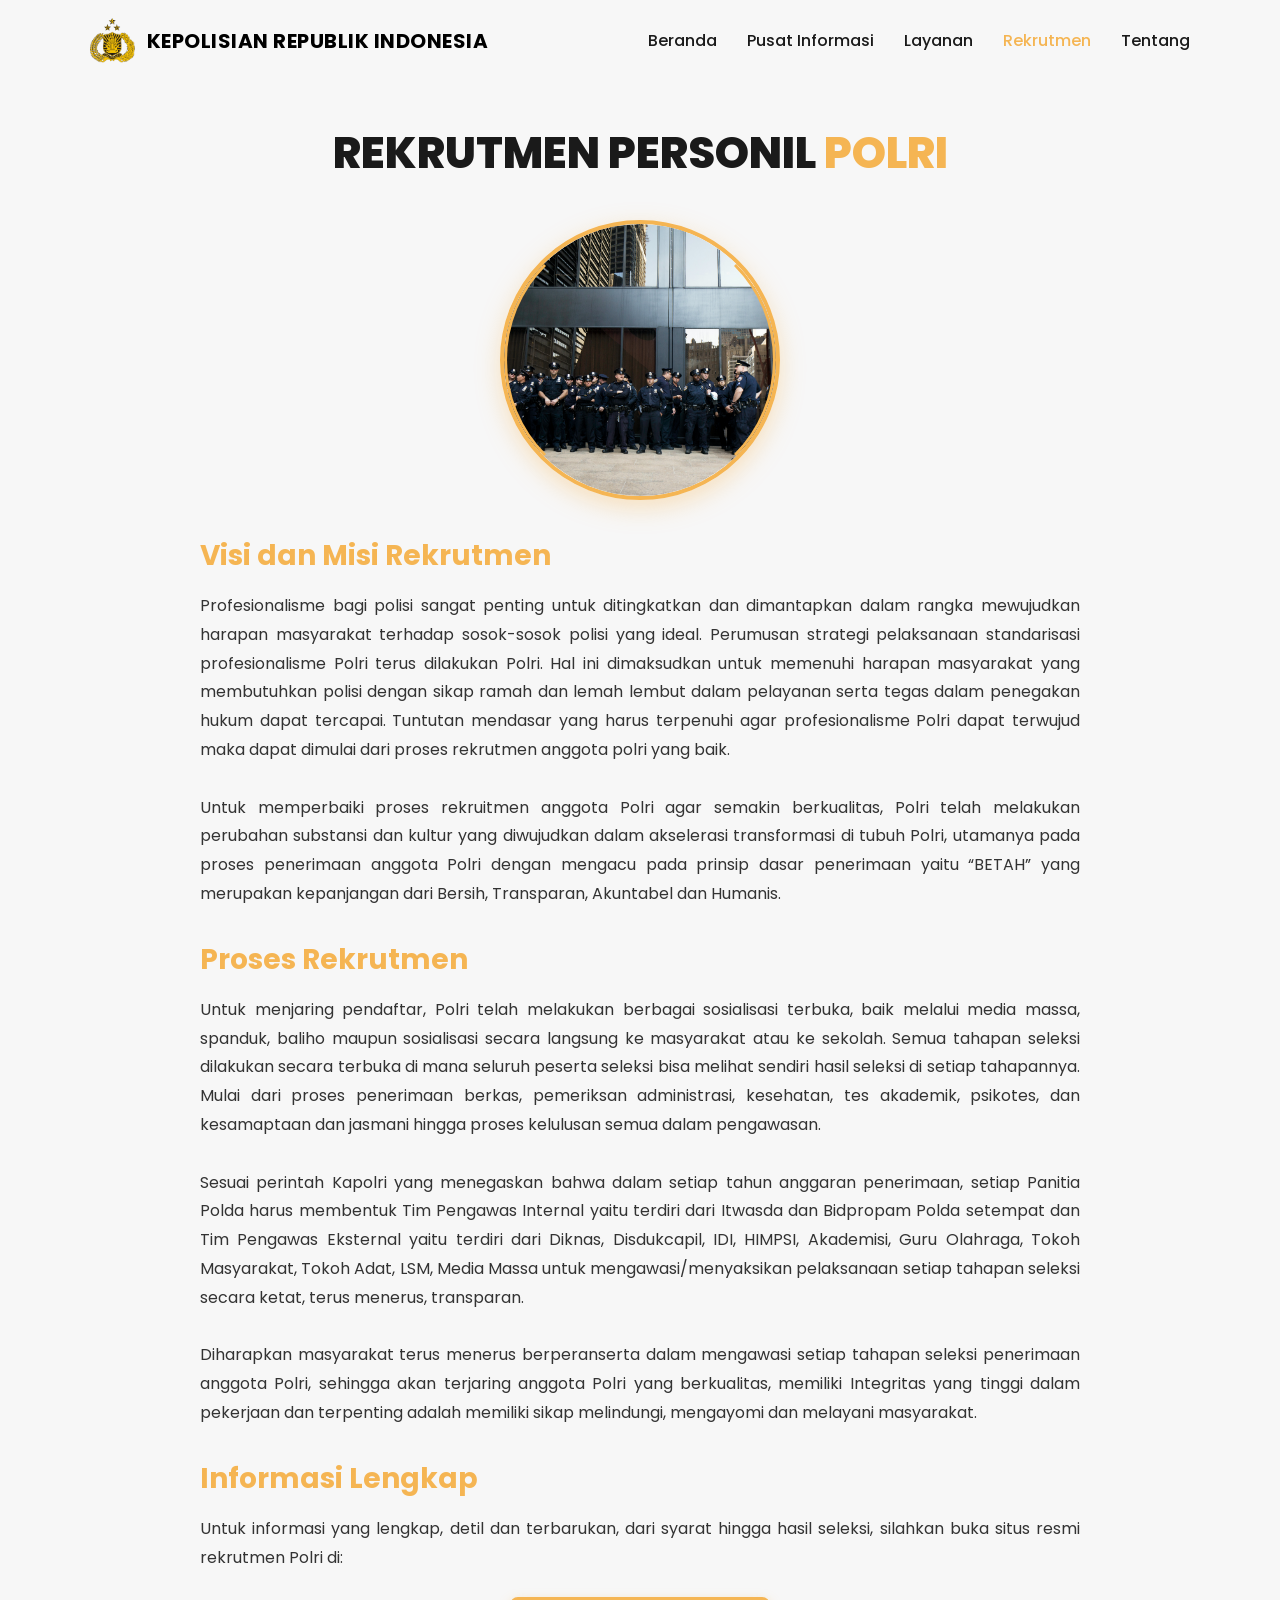
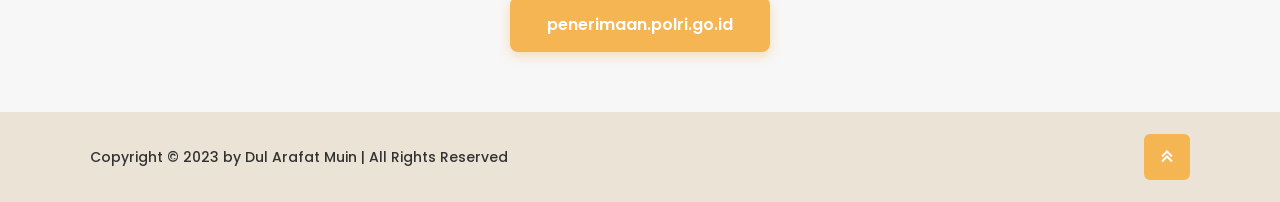
<file: Rekrutmen.html>
<!DOCTYPE html>
<html lang="id">

    <head>
        <meta charset="UTF-8">
        <meta http-equiv="X-UA-Compatible" content="IE=edge">
        <meta name="viewport" content="width=device-width, initial-scale=1.0">
        <title>KEPOLISIAN REPUBLIK INDONESIA</title>

        <link rel="stylesheet" href="css/Rekrutmen.css">

        <!-- box icons -->
        <link href='https://unpkg.com/boxicons@2.1.4/css/boxicons.min.css' rel='stylesheet'>

        <link rel="icon" href="images/Lambang_Polri.png" type="image/x-icon">
        <link rel="shortcut icon" href="images/Lambang_Polri.png" type="image/x-icon">
    </head>

    <body>

        <!-- header design -->
        <header class="header">
            <a href="Beranda.html" class="logo">
                <img src="images/Lambang_Polri.png" alt="Logo Polri" class="logo-img">
                <span>KEPOLISIAN REPUBLIK INDONESIA</span>
            </a>
            <div class="bx bx-menu" id="menu-icon"></div>
            <nav class="navbar">
                <a href="Beranda.html">Beranda</a>
                <a href="PusatInformasi.html">Pusat Informasi</a>
                <a href="Layanan.html">Layanan</a>
                <a href="Rekrutmen.html" class="active">Rekrutmen</a>
                <a href="Tentang.html">Tentang</a>
            </nav>
        </header>

        <!-- rekrutmen section design -->
        <section class="about" id="about">
            <h2 class="heading">REKRUTMEN PERSONIL <span>POLRI</span></h2>  
            <div class="about-img">
                <img src="images/recruitment.jpg" alt="Rekrutmen Polri 1">
                <img src="images/4.jpg" alt="Rekrutmen Polri 2">
                <img src="images/5.jpg" alt="Rekrutmen Polri 3">
                <img src="images/police 8.jpg" alt="Rekrutmen Polri 4">
                <span class="circle-spin"></span>
            </div>
            <div class="about-content">
                <h3>Visi dan Misi Rekrutmen</h3>
                <p>
                    Profesionalisme bagi polisi sangat penting untuk ditingkatkan dan dimantapkan dalam rangka mewujudkan harapan masyarakat terhadap sosok-sosok polisi yang ideal. Perumusan strategi pelaksanaan standarisasi profesionalisme Polri terus dilakukan Polri. Hal ini dimaksudkan untuk memenuhi harapan masyarakat yang membutuhkan polisi dengan sikap ramah dan lemah lembut dalam pelayanan serta tegas dalam penegakan hukum dapat tercapai. Tuntutan mendasar yang harus terpenuhi agar profesionalisme Polri dapat terwujud maka dapat dimulai dari proses rekrutmen anggota polri yang baik.
                    <br><br>
                    Untuk memperbaiki proses rekruitmen anggota Polri agar semakin berkualitas, Polri telah melakukan perubahan substansi dan kultur yang diwujudkan dalam akselerasi transformasi di tubuh Polri, utamanya pada proses penerimaan anggota Polri dengan mengacu pada prinsip dasar penerimaan yaitu “BETAH” yang merupakan kepanjangan dari Bersih, Transparan, Akuntabel dan Humanis.
                </p>
                <h3>Proses Rekrutmen</h3>
                <p>
                    Untuk menjaring pendaftar, Polri telah melakukan berbagai sosialisasi terbuka, baik melalui media massa, spanduk, baliho maupun sosialisasi secara langsung ke masyarakat atau ke sekolah.
                    Semua tahapan seleksi dilakukan secara terbuka di mana seluruh peserta seleksi bisa melihat sendiri hasil seleksi di setiap tahapannya. Mulai dari proses penerimaan berkas, pemeriksan administrasi, kesehatan, tes akademik, psikotes, dan kesamaptaan dan jasmani hingga proses kelulusan semua dalam pengawasan.
                    <br><br>
                    Sesuai perintah Kapolri yang menegaskan bahwa dalam setiap tahun anggaran penerimaan, setiap Panitia Polda harus membentuk Tim Pengawas Internal yaitu terdiri dari Itwasda dan Bidpropam Polda setempat dan Tim Pengawas Eksternal yaitu terdiri dari Diknas, Disdukcapil, IDI, HIMPSI, Akademisi, Guru Olahraga, Tokoh Masyarakat, Tokoh Adat, LSM, Media Massa untuk mengawasi/menyaksikan pelaksanaan setiap tahapan seleksi secara ketat, terus menerus, transparan.
                    <br><br>
                    Diharapkan masyarakat terus menerus berperanserta dalam mengawasi setiap tahapan seleksi penerimaan anggota Polri, sehingga akan terjaring anggota Polri yang berkualitas, memiliki Integritas yang tinggi dalam pekerjaan dan terpenting adalah memiliki sikap melindungi, mengayomi dan melayani masyarakat.
                </p>
                <h3>Informasi Lengkap</h3>
                <p>Untuk informasi yang lengkap, detil dan terbarukan, dari syarat hingga hasil seleksi, silahkan buka situs resmi rekrutmen Polri di:</p>
                <div class="btn-box">
                    <a href="https://penerimaan.polri.go.id/" target="_blank" rel="noopener noreferrer" class="btn">penerimaan.polri.go.id</a>
                </div>
            </div>
        </section>

        <!-- footer design -->
        <footer class="footer">
            <div class="footer-text">
                <p>Copyright &copy; 2023 by Dul Arafat Muin | All Rights Reserved</p>
            </div>
            <div class="footer-iconTop">
                <a href="#" aria-label="Kembali ke atas"><i class='bx bx-chevrons-up'></i></a> 
            </div>
        </footer>

        <script src="js/Pusat.js"></script>
    </body>

</html>
</file>
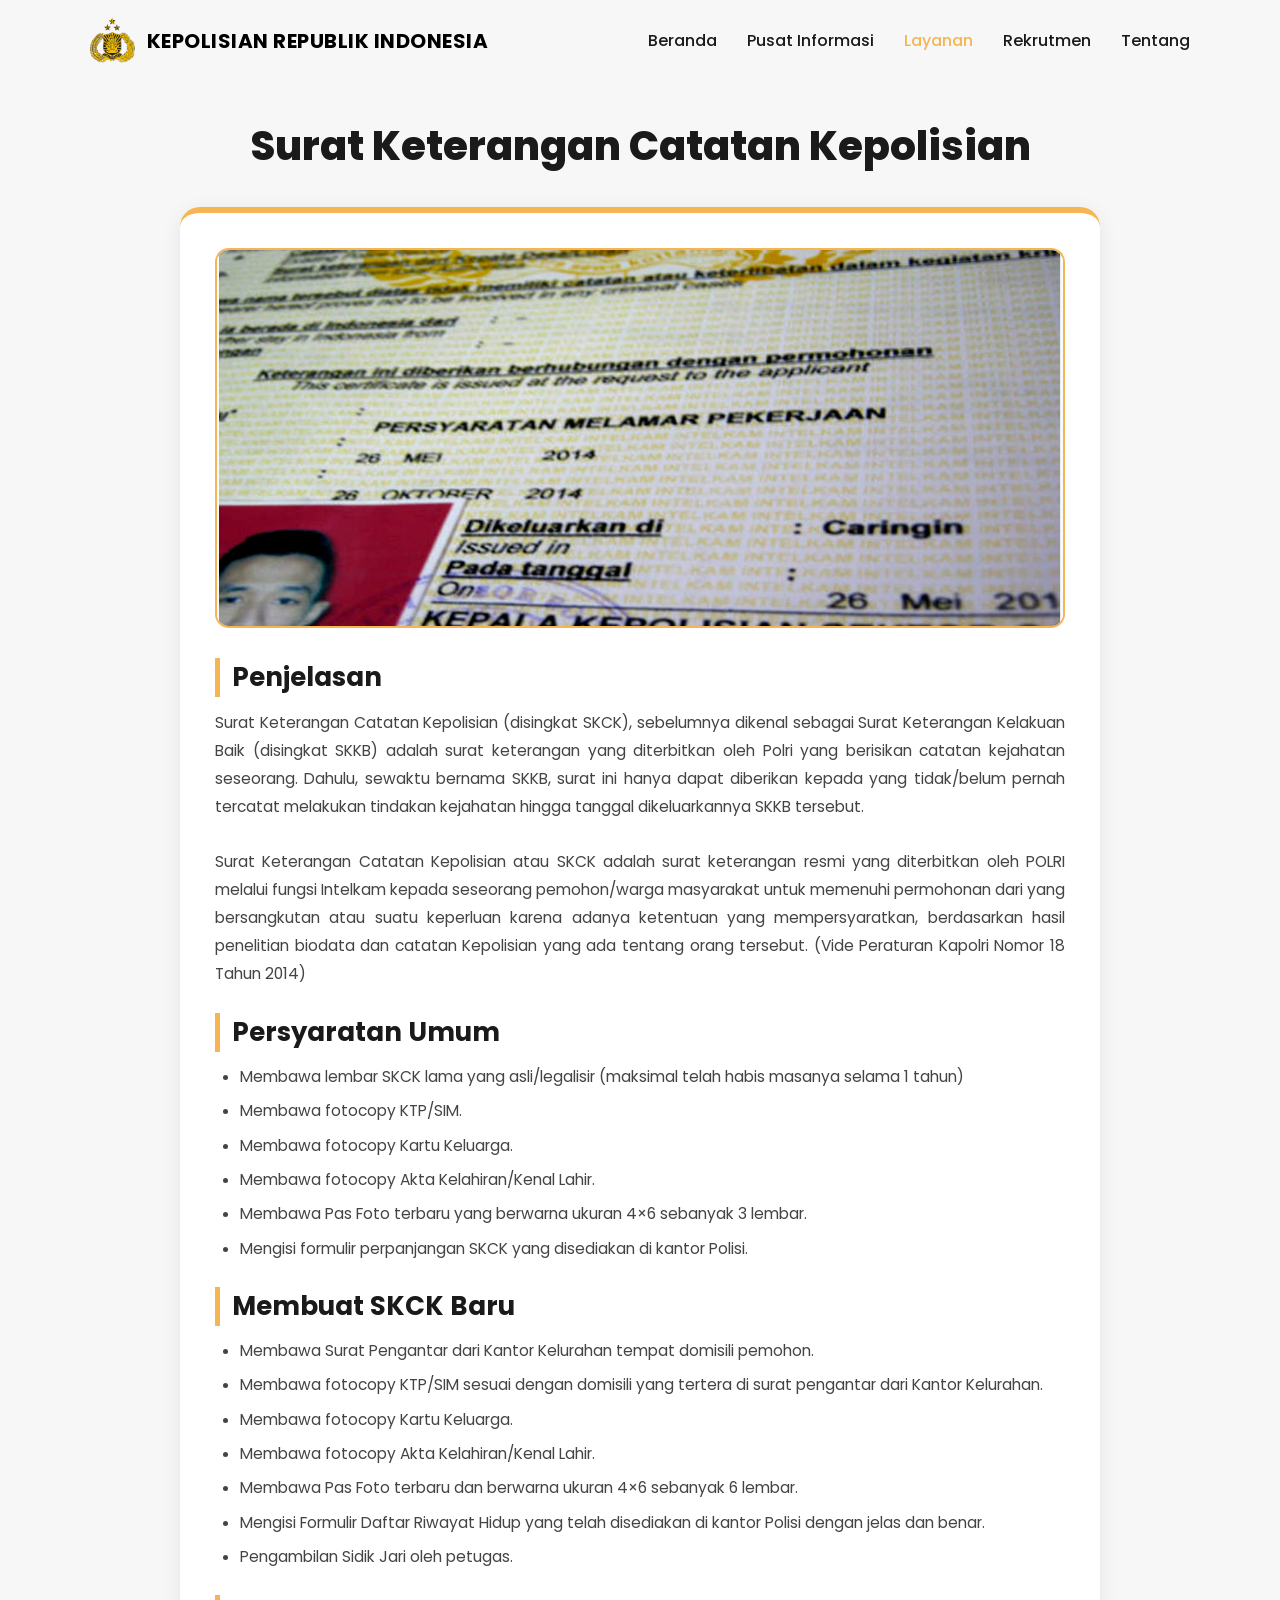
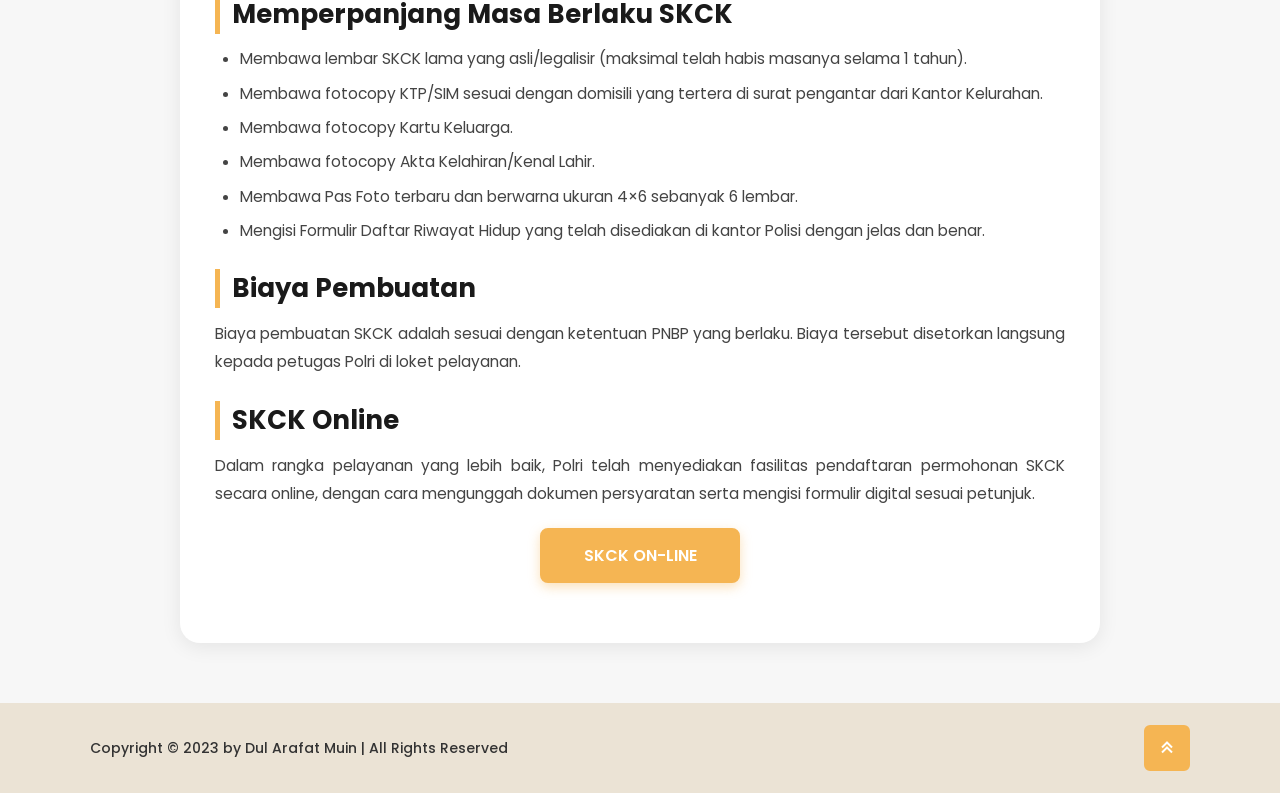
<file: SKCK.html>
<!DOCTYPE html>
<html lang="id">

    <head>
        <meta charset="UTF-8">
        <meta http-equiv="X-UA-Compatible" content="IE=edge">
        <meta name="viewport" content="width=device-width, initial-scale=1.0">
        <title>SKCK - KEPOLISIAN REPUBLIK INDONESIA</title>

        <link rel="stylesheet" href="css/SKCK.css">

        <!-- box icons -->
        <link href='https://unpkg.com/boxicons@2.1.4/css/boxicons.min.css' rel='stylesheet'>

        <link rel="icon" href="images/Lambang_Polri.png" type="image/x-icon">
        <link rel="shortcut icon" href="images/Lambang_Polri.png" type="image/x-icon">
    </head>

    <body>

        <!-- header design -->
        <header class="header">
            <a href="Beranda.html" class="logo">
                <img src="images/Lambang_Polri.png" alt="Logo Polri" class="logo-img">
                <span>KEPOLISIAN REPUBLIK INDONESIA</span>
            </a>
            <div class="bx bx-menu" id="menu-icon"></div>
            <nav class="navbar">
                <a href="Beranda.html">Beranda</a>
                <a href="PusatInformasi.html">Pusat Informasi</a>
                <a href="Layanan.html" class="active">Layanan</a>
                <a href="Rekrutmen.html">Rekrutmen</a>
                <a href="Tentang.html">Tentang</a>
            </nav>
        </header>

        <!-- Layanan design -->
        <div class="blog-section">
            <div class="section-content blog">
                <div class="title">
                    <h1>Surat Keterangan Catatan Kepolisian</h1>
                </div>
                <div class="card">
                    <div class="image-section">
                        <img src="images/SKCK.png" alt="Surat Keterangan Catatan Kepolisian">
                    </div>
                
                    <div class="article">
                        <h2>Penjelasan</h2>
                        <p>Surat Keterangan Catatan Kepolisian (disingkat SKCK), sebelumnya dikenal sebagai Surat Keterangan Kelakuan Baik (disingkat SKKB) adalah surat keterangan yang diterbitkan oleh Polri yang berisikan catatan kejahatan seseorang. Dahulu, sewaktu bernama SKKB, surat ini hanya dapat diberikan kepada yang tidak/belum pernah tercatat melakukan tindakan kejahatan hingga tanggal dikeluarkannya SKKB tersebut.
                            <br><br>
                            Surat Keterangan Catatan Kepolisian atau SKCK adalah surat keterangan resmi yang diterbitkan oleh POLRI melalui fungsi Intelkam kepada seseorang pemohon/warga masyarakat untuk memenuhi permohonan dari yang bersangkutan atau suatu keperluan karena adanya ketentuan yang mempersyaratkan, berdasarkan hasil penelitian biodata dan catatan Kepolisian yang ada tentang orang tersebut. (Vide Peraturan Kapolri Nomor 18 Tahun 2014)
                        </p>
                    </div>

                    <div class="article">
                        <h2>Persyaratan Umum</h2>
                        <ul>
                            <li>Membawa lembar SKCK lama yang asli/legalisir (maksimal telah habis masanya selama 1 tahun)</li>
                            <li>Membawa fotocopy KTP/SIM.</li>
                            <li>Membawa fotocopy Kartu Keluarga.</li>
                            <li>Membawa fotocopy Akta Kelahiran/Kenal Lahir.</li>
                            <li>Membawa Pas Foto terbaru yang berwarna ukuran 4×6 sebanyak 3 lembar.</li>
                            <li>Mengisi formulir perpanjangan SKCK yang disediakan di kantor Polisi.</li>
                        </ul>

                        <h2>Membuat SKCK Baru</h2>
                        <ul>
                            <li>Membawa Surat Pengantar dari Kantor Kelurahan tempat domisili pemohon.</li>
                            <li>Membawa fotocopy KTP/SIM sesuai dengan domisili yang tertera di surat pengantar dari Kantor Kelurahan.</li>
                            <li>Membawa fotocopy Kartu Keluarga.</li>
                            <li>Membawa fotocopy Akta Kelahiran/Kenal Lahir.</li>
                            <li>Membawa Pas Foto terbaru dan berwarna ukuran 4×6 sebanyak 6 lembar.</li>
                            <li>Mengisi Formulir Daftar Riwayat Hidup yang telah disediakan di kantor Polisi dengan jelas dan benar.</li>
                            <li>Pengambilan Sidik Jari oleh petugas.</li>  
                        </ul>

                        <h2>Memperpanjang Masa Berlaku SKCK</h2>
                        <ul>
                            <li>Membawa lembar SKCK lama yang asli/legalisir (maksimal telah habis masanya selama 1 tahun).</li>
                            <li>Membawa fotocopy KTP/SIM sesuai dengan domisili yang tertera di surat pengantar dari Kantor Kelurahan.</li>
                            <li>Membawa fotocopy Kartu Keluarga.</li>
                            <li>Membawa fotocopy Akta Kelahiran/Kenal Lahir.</li>
                            <li>Membawa Pas Foto terbaru dan berwarna ukuran 4×6 sebanyak 6 lembar.</li>
                            <li>Mengisi Formulir Daftar Riwayat Hidup yang telah disediakan di kantor Polisi dengan jelas dan benar.</li>
                        </ul>

                        <h2>Biaya Pembuatan</h2>
                        <p>Biaya pembuatan SKCK adalah sesuai dengan ketentuan PNBP yang berlaku. Biaya tersebut disetorkan langsung kepada petugas Polri di loket pelayanan.</p>

                        <h2>SKCK Online</h2>
                        <p>Dalam rangka pelayanan yang lebih baik, Polri telah menyediakan fasilitas pendaftaran permohonan SKCK secara online, dengan cara mengunggah dokumen persyaratan serta mengisi formulir digital sesuai petunjuk.</p>
                        
                        <div class="blog-view">
                            <a href="https://skck.polri.go.id/" target="_blank" rel="noopener noreferrer" class="button">SKCK ON-LINE</a>
                        </div>
                    </div>
                </div>
            </div>
        </div>
               
        <!-- footer design -->
        <footer class="footer">
            <div class="footer-text">
                <p>Copyright &copy; 2023 by Dul Arafat Muin | All Rights Reserved</p>
            </div>
            <div class="footer-iconTop">
                <a href="#" aria-label="Kembali ke atas"><i class='bx bx-chevrons-up'></i></a> 
            </div>
        </footer>

        <script src="js/Pusat.js"></script>
    </body>

</html>
</file>
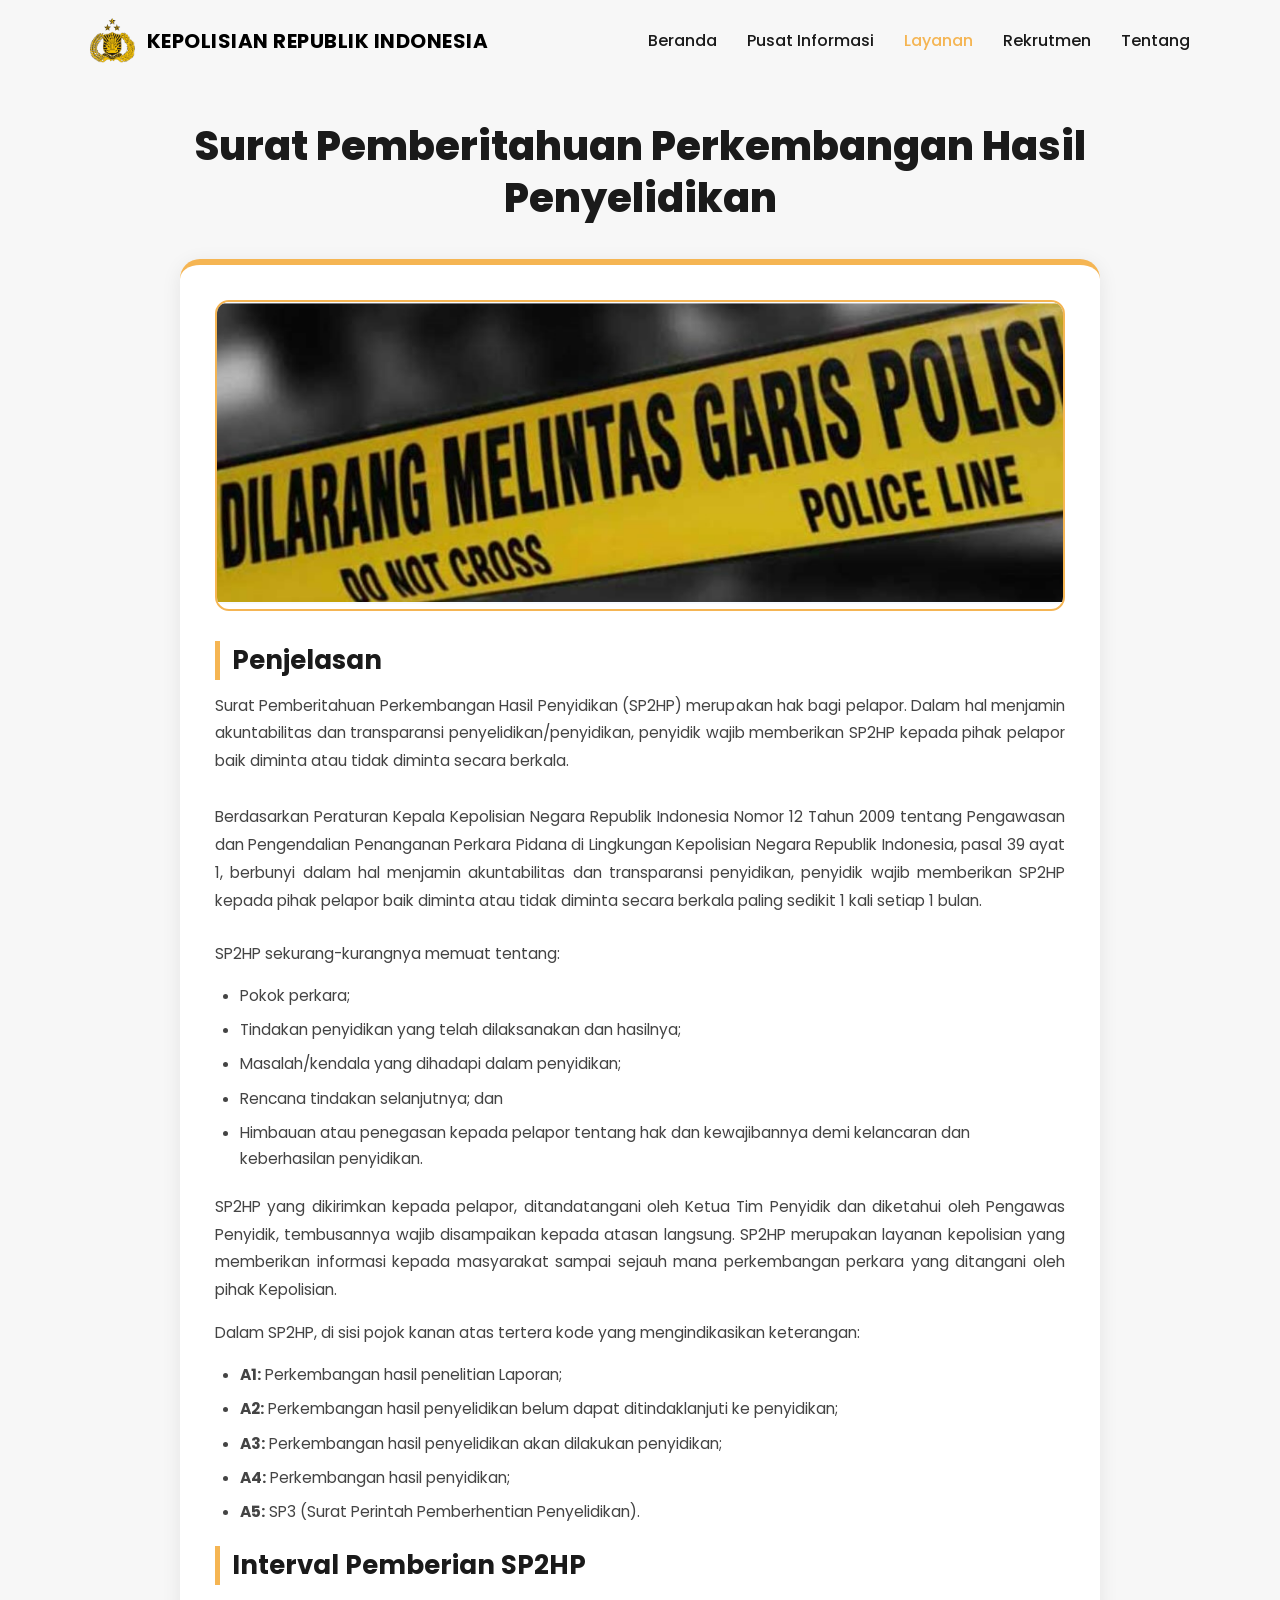
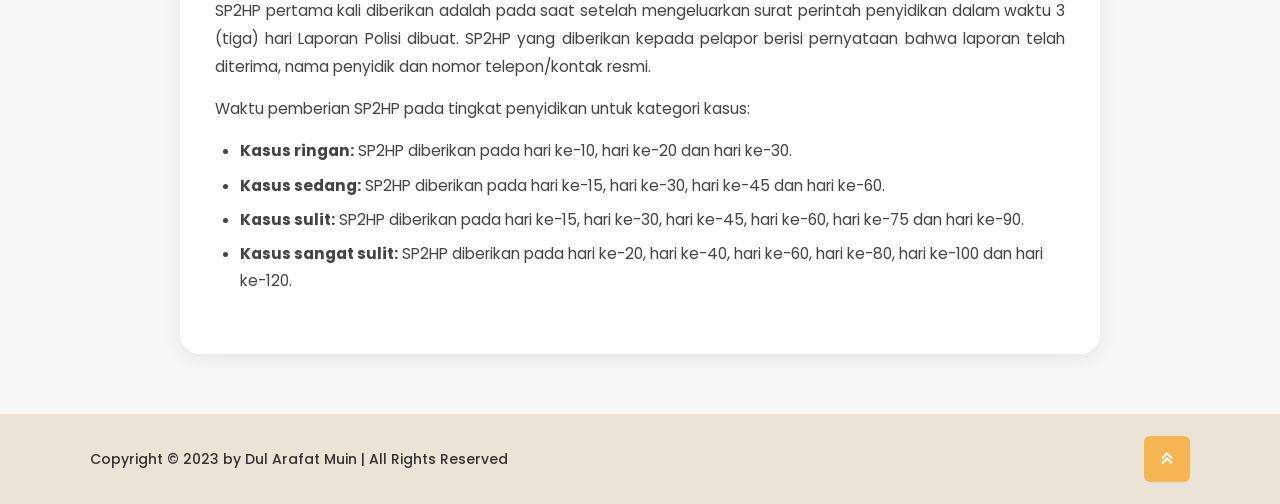
<file: SP2HP.html>
<!DOCTYPE html>
<html lang="id">

    <head>
        <meta charset="UTF-8">
        <meta http-equiv="X-UA-Compatible" content="IE=edge">
        <meta name="viewport" content="width=device-width, initial-scale=1.0">
        <title>SP2HP - KEPOLISIAN REPUBLIK INDONESIA</title>

        <link rel="stylesheet" href="css/IsiLayanan.css">

        <!-- box icons -->
        <link href='https://unpkg.com/boxicons@2.1.4/css/boxicons.min.css' rel='stylesheet'>

        <link rel="icon" href="images/Lambang_Polri.png" type="image/x-icon">
        <link rel="shortcut icon" href="images/Lambang_Polri.png" type="image/x-icon">
    </head>

    <body>

        <!-- header design -->
        <header class="header">
            <a href="Beranda.html" class="logo">
                <img src="images/Lambang_Polri.png" alt="Logo Polri" class="logo-img">
                <span>KEPOLISIAN REPUBLIK INDONESIA</span>
            </a>
            <div class="bx bx-menu" id="menu-icon"></div>
            <nav class="navbar">
                <a href="Beranda.html">Beranda</a>
                <a href="PusatInformasi.html">Pusat Informasi</a>
                <a href="Layanan.html" class="active">Layanan</a>
                <a href="Rekrutmen.html">Rekrutmen</a>
                <a href="Tentang.html">Tentang</a>
            </nav>
        </header>

        <!-- Layanan design -->
        <div class="blog-section">
            <div class="section-content blog">
                <div class="title">
                    <h1>Surat Pemberitahuan Perkembangan Hasil Penyelidikan</h1>
                </div>
                <div class="cards">
                    <div class="card">
                        <div class="image-section">
                            <img src="images/SP2HP.png" alt="SP2HP Polri">
                        </div>
                    
                        <div class="article">
                            <h2>Penjelasan</h2>
                            <p>Surat Pemberitahuan Perkembangan Hasil Penyidikan (SP2HP) merupakan hak bagi pelapor. Dalam hal menjamin akuntabilitas dan transparansi penyelidikan/penyidikan, penyidik wajib memberikan SP2HP kepada pihak pelapor baik diminta atau tidak diminta secara berkala.
                                <br><br>
                                Berdasarkan Peraturan Kepala Kepolisian Negara Republik Indonesia Nomor 12 Tahun 2009 tentang Pengawasan dan Pengendalian Penanganan Perkara Pidana di Lingkungan Kepolisian Negara Republik Indonesia, pasal 39 ayat 1, berbunyi dalam hal menjamin akuntabilitas dan transparansi penyidikan, penyidik wajib memberikan SP2HP kepada pihak pelapor baik diminta atau tidak diminta secara berkala paling sedikit 1 kali setiap 1 bulan.
                            </p>
                        </div>
                        <div class="article">
                            <p>SP2HP sekurang-kurangnya memuat tentang:</p>
                            <ul>
                                <li>Pokok perkara;</li>
                                <li>Tindakan penyidikan yang telah dilaksanakan dan hasilnya;</li>
                                <li>Masalah/kendala yang dihadapi dalam penyidikan;</li>
                                <li>Rencana tindakan selanjutnya; dan</li>
                                <li>Himbauan atau penegasan kepada pelapor tentang hak dan kewajibannya demi kelancaran dan keberhasilan penyidikan.</li>
                            </ul>
                            <p>SP2HP yang dikirimkan kepada pelapor, ditandatangani oleh Ketua Tim Penyidik dan diketahui oleh Pengawas Penyidik, tembusannya wajib disampaikan kepada atasan langsung.
                                SP2HP merupakan layanan kepolisian yang memberikan informasi kepada masyarakat sampai sejauh mana perkembangan perkara yang ditangani oleh pihak Kepolisian.
                            </p>
                            <p>Dalam SP2HP, di sisi pojok kanan atas tertera kode yang mengindikasikan keterangan:</p>
                            <ul>
                                <li><b>A1:</b> Perkembangan hasil penelitian Laporan;</li>
                                <li><b>A2:</b> Perkembangan hasil penyelidikan belum dapat ditindaklanjuti ke penyidikan;</li>
                                <li><b>A3:</b> Perkembangan hasil penyelidikan akan dilakukan penyidikan;</li>
                                <li><b>A4:</b> Perkembangan hasil penyidikan;</li>
                                <li><b>A5:</b> SP3 (Surat Perintah Pemberhentian Penyelidikan).</li>
                            </ul>
                            <h2>Interval Pemberian SP2HP</h2>
                            <p>SP2HP pertama kali diberikan adalah pada saat setelah mengeluarkan surat perintah penyidikan dalam waktu 3 (tiga) hari Laporan Polisi dibuat. SP2HP yang diberikan kepada pelapor berisi pernyataan bahwa laporan telah diterima, nama penyidik dan nomor telepon/kontak resmi.</p>
                            <p>Waktu pemberian SP2HP pada tingkat penyidikan untuk kategori kasus:</p>
                            <ul>
                                <li><b>Kasus ringan:</b> SP2HP diberikan pada hari ke-10, hari ke-20 dan hari ke-30.</li>
                                <li><b>Kasus sedang:</b> SP2HP diberikan pada hari ke-15, hari ke-30, hari ke-45 dan hari ke-60.</li>
                                <li><b>Kasus sulit:</b> SP2HP diberikan pada hari ke-15, hari ke-30, hari ke-45, hari ke-60, hari ke-75 dan hari ke-90.</li>
                                <li><b>Kasus sangat sulit:</b> SP2HP diberikan pada hari ke-20, hari ke-40, hari ke-60, hari ke-80, hari ke-100 dan hari ke-120.</li>
                            </ul>
                        </div>
                    </div>
                </div>
            </div>
        </div>
               
        <!-- footer design -->
        <footer class="footer">
            <div class="footer-text">
                <p>Copyright &copy; 2023 by Dul Arafat Muin | All Rights Reserved</p>
            </div>
            <div class="footer-iconTop">
                <a href="#" aria-label="Kembali ke atas"><i class='bx bx-chevrons-up'></i></a> 
            </div>
        </footer>

        <script src="js/Pusat.js"></script>
    </body>

</html>
</file>
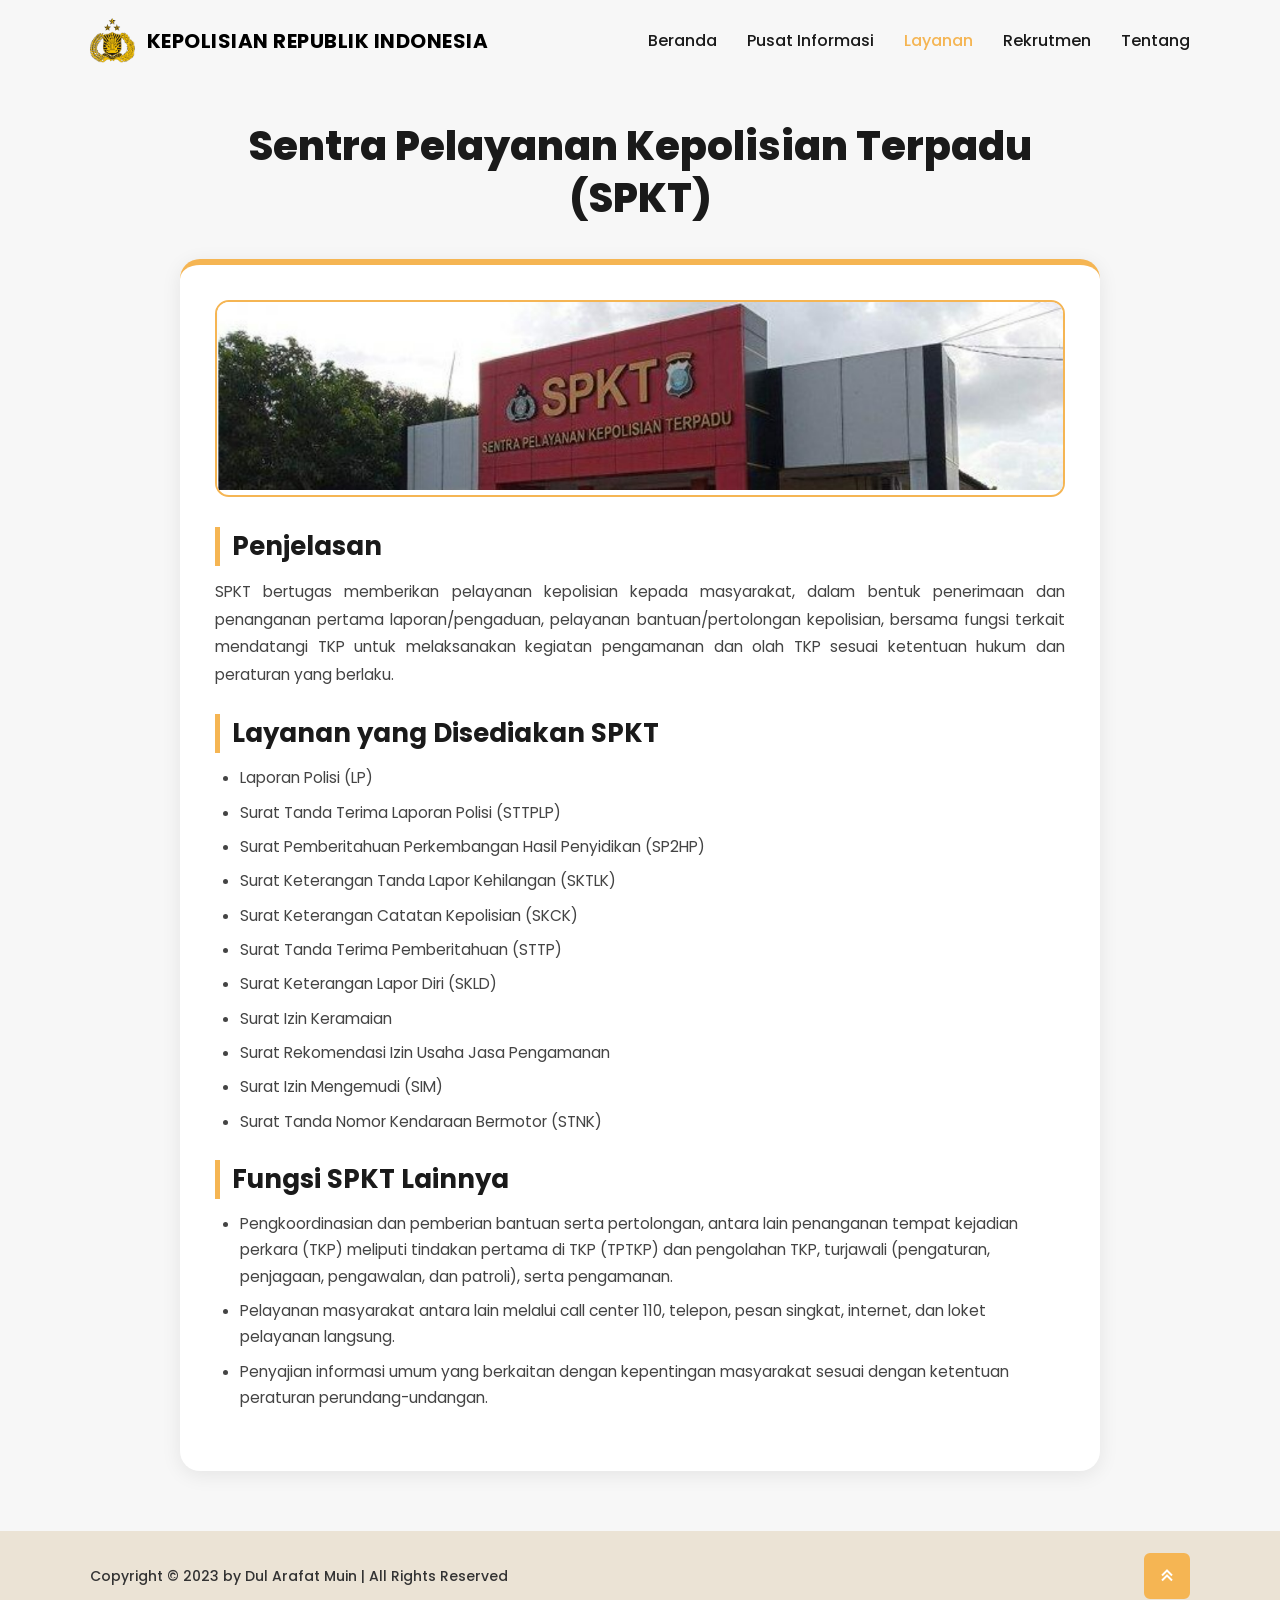
<file: SPKT.html>
<!DOCTYPE html>
<html lang="id">

    <head>
        <meta charset="UTF-8">
        <meta http-equiv="X-UA-Compatible" content="IE=edge">
        <meta name="viewport" content="width=device-width, initial-scale=1.0">
        <title>SPKT - KEPOLISIAN REPUBLIK INDONESIA</title>

        <link rel="stylesheet" href="css/IsiLayanan.css">

        <!-- box icons -->
        <link href='https://unpkg.com/boxicons@2.1.4/css/boxicons.min.css' rel='stylesheet'>

        <link rel="icon" href="images/Lambang_Polri.png" type="image/x-icon">
        <link rel="shortcut icon" href="images/Lambang_Polri.png" type="image/x-icon">
    </head>

    <body>

        <!-- header design -->
        <header class="header">
            <a href="Beranda.html" class="logo">
                <img src="images/Lambang_Polri.png" alt="Logo Polri" class="logo-img">
                <span>KEPOLISIAN REPUBLIK INDONESIA</span>
            </a>
            <div class="bx bx-menu" id="menu-icon"></div>
            <nav class="navbar">
                <a href="Beranda.html">Beranda</a>
                <a href="PusatInformasi.html">Pusat Informasi</a>
                <a href="Layanan.html" class="active">Layanan</a>
                <a href="Rekrutmen.html">Rekrutmen</a>
                <a href="Tentang.html">Tentang</a>
            </nav>
        </header>

        <!-- Layanan design -->
        <div class="blog-section">
            <div class="section-content blog">
                <div class="title">
                    <h1>Sentra Pelayanan Kepolisian Terpadu (SPKT)</h1>
                </div>
                <div class="cards">
                    <div class="card">
                        <div class="image-section">
                            <img src="images/SPKT.png" alt="Sentra Pelayanan Kepolisian Terpadu">
                        </div>
                    
                        <div class="article">
                            <h2>Penjelasan</h2>
                            <p>SPKT bertugas memberikan pelayanan kepolisian kepada masyarakat, dalam bentuk penerimaan dan penanganan pertama laporan/pengaduan, pelayanan bantuan/pertolongan kepolisian, bersama fungsi terkait mendatangi TKP untuk melaksanakan kegiatan pengamanan dan olah TKP sesuai ketentuan hukum dan peraturan yang berlaku.</p>
                        </div>
                        <div class="article">
                            <h2>Layanan yang Disediakan SPKT</h2>
                            <ul>
                                <li>Laporan Polisi (LP)</li>
                                <li>Surat Tanda Terima Laporan Polisi (STTPLP)</li>
                                <li>Surat Pemberitahuan Perkembangan Hasil Penyidikan (SP2HP)</li>
                                <li>Surat Keterangan Tanda Lapor Kehilangan (SKTLK)</li>
                                <li>Surat Keterangan Catatan Kepolisian (SKCK)</li>
                                <li>Surat Tanda Terima Pemberitahuan (STTP)</li>
                                <li>Surat Keterangan Lapor Diri (SKLD)</li>
                                <li>Surat Izin Keramaian</li>
                                <li>Surat Rekomendasi Izin Usaha Jasa Pengamanan</li>
                                <li>Surat Izin Mengemudi (SIM)</li>
                                <li>Surat Tanda Nomor Kendaraan Bermotor (STNK)</li>
                            </ul>
                            <h2>Fungsi SPKT Lainnya</h2>
                            <ul>
                                <li>Pengkoordinasian dan pemberian bantuan serta pertolongan, antara lain penanganan tempat kejadian perkara (TKP) meliputi tindakan pertama di TKP (TPTKP) dan pengolahan TKP, turjawali (pengaturan, penjagaan, pengawalan, dan patroli), serta pengamanan.</li>
                                <li>Pelayanan masyarakat antara lain melalui call center 110, telepon, pesan singkat, internet, dan loket pelayanan langsung.</li>
                                <li>Penyajian informasi umum yang berkaitan dengan kepentingan masyarakat sesuai dengan ketentuan peraturan perundang-undangan.</li>
                            </ul>
                        </div>
                    </div>
                </div>
            </div>
        </div>
               
        <!-- footer design -->
        <footer class="footer">
            <div class="footer-text">
                <p>Copyright &copy; 2023 by Dul Arafat Muin | All Rights Reserved</p>
            </div>
            <div class="footer-iconTop">
                <a href="#" aria-label="Kembali ke atas"><i class='bx bx-chevrons-up'></i></a> 
            </div>
        </footer>

        <script src="js/Pusat.js"></script>
    </body>

</html>
</file>
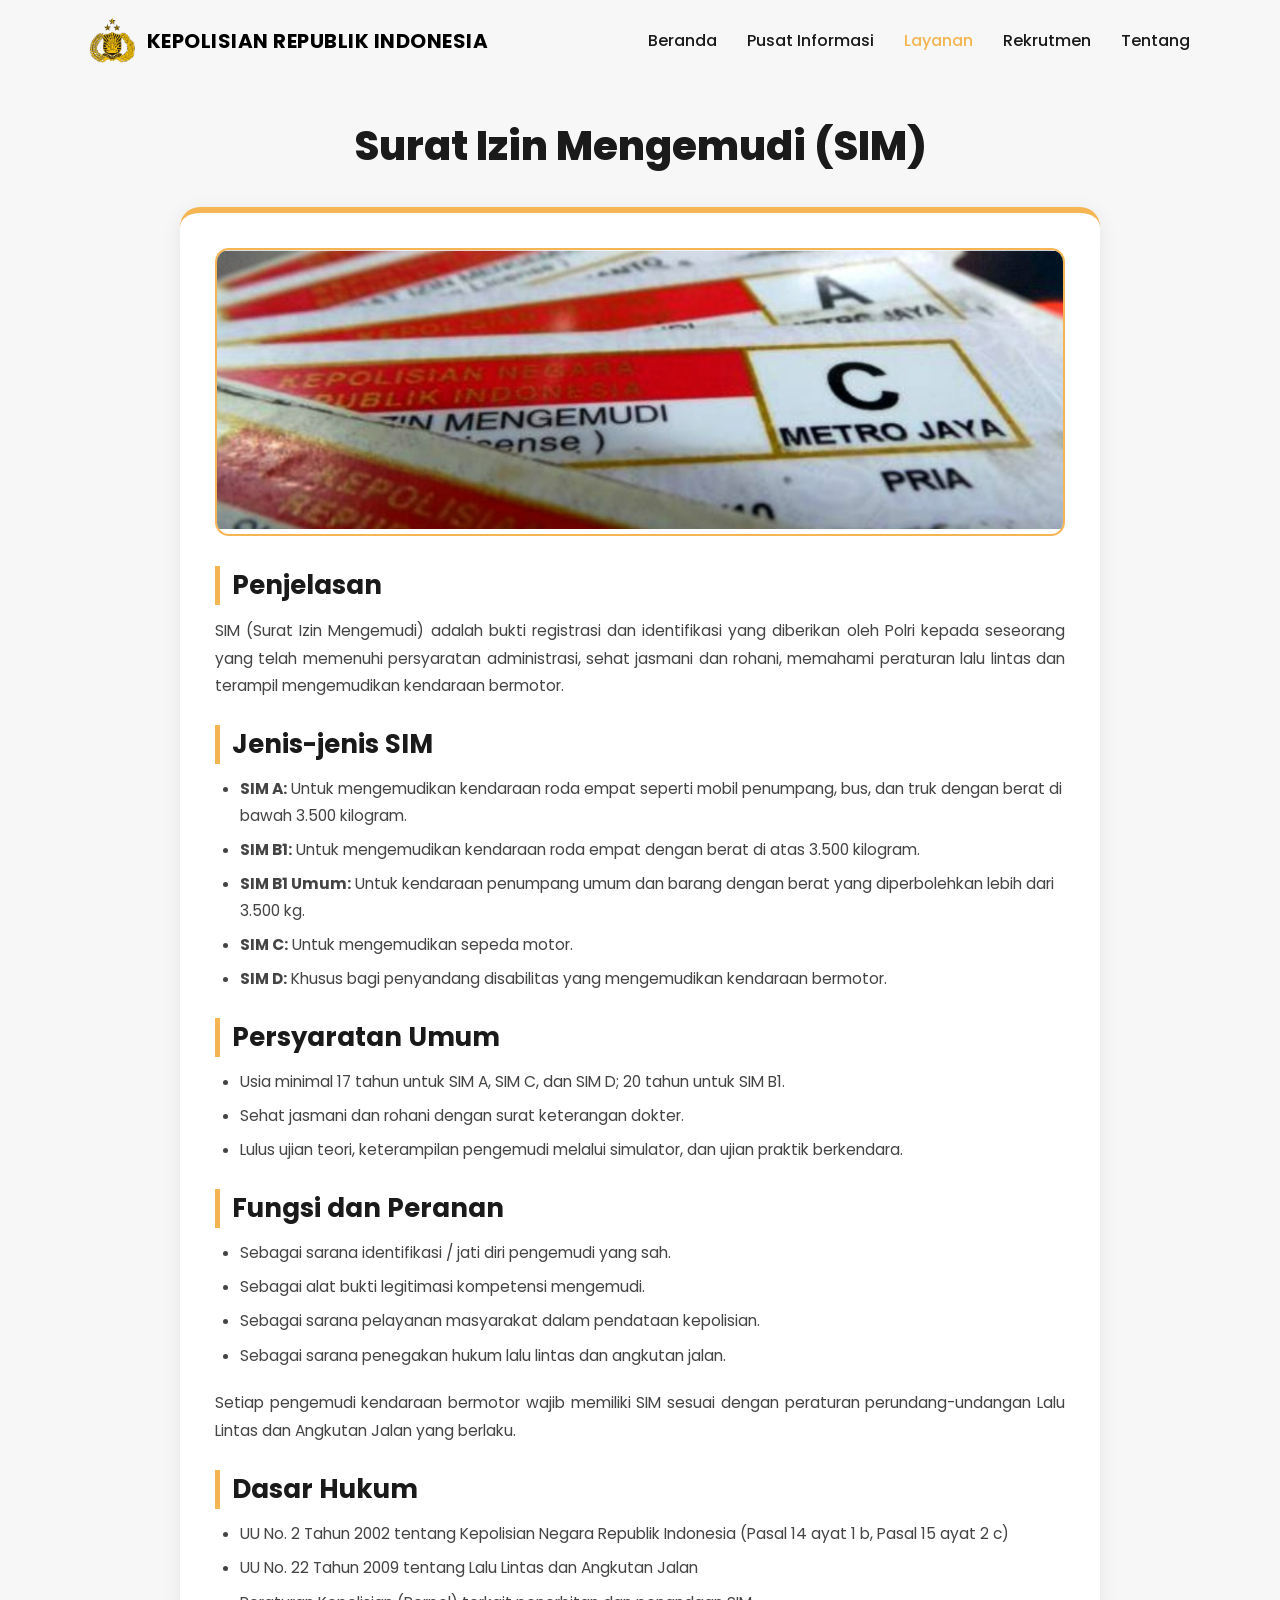
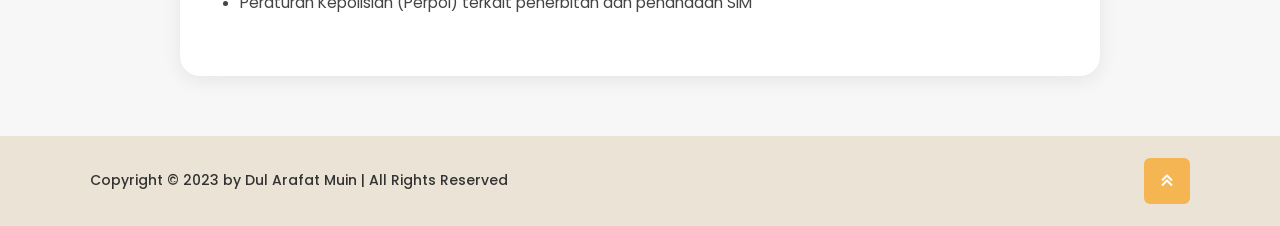
<file: SuratIzinMengemudi.html>
<!DOCTYPE html>
<html lang="id">

    <head>
        <meta charset="UTF-8">
        <meta http-equiv="X-UA-Compatible" content="IE=edge">
        <meta name="viewport" content="width=device-width, initial-scale=1.0">
        <title>Surat Izin Mengemudi - KEPOLISIAN REPUBLIK INDONESIA</title>

        <link rel="stylesheet" href="css/IsiLayanan.css">

        <!-- box icons -->
        <link href='https://unpkg.com/boxicons@2.1.4/css/boxicons.min.css' rel='stylesheet'>

        <link rel="icon" href="images/Lambang_Polri.png" type="image/x-icon">
        <link rel="shortcut icon" href="images/Lambang_Polri.png" type="image/x-icon">
    </head>

    <body>

        <!-- header design -->
        <header class="header">
            <a href="Beranda.html" class="logo">
                <img src="images/Lambang_Polri.png" alt="Logo Polri" class="logo-img">
                <span>KEPOLISIAN REPUBLIK INDONESIA</span>
            </a>
            <div class="bx bx-menu" id="menu-icon"></div>
            <nav class="navbar">
                <a href="Beranda.html">Beranda</a>
                <a href="PusatInformasi.html">Pusat Informasi</a>
                <a href="Layanan.html" class="active">Layanan</a>
                <a href="Rekrutmen.html">Rekrutmen</a>
                <a href="Tentang.html">Tentang</a>
            </nav>
        </header>

        <!-- Layanan design -->
        <div class="blog-section">
            <div class="section-content blog">
                <div class="title">
                    <h1>Surat Izin Mengemudi (SIM)</h1>
                </div>
                <div class="cards">
                    <div class="card">
                        <div class="image-section">
                            <img src="images/SIM.png" alt="Surat Izin Mengemudi (SIM)">
                        </div>
                    
                        <div class="article">
                            <h2>Penjelasan</h2>
                            <p>SIM (Surat Izin Mengemudi) adalah bukti registrasi dan identifikasi yang diberikan oleh Polri kepada seseorang yang telah memenuhi persyaratan administrasi, sehat jasmani dan rohani, memahami peraturan lalu lintas dan terampil mengemudikan kendaraan bermotor.</p>
                        </div>
                        <div class="article">
                            <h2>Jenis-jenis SIM</h2>
                            <ul>
                                <li><b>SIM A:</b> Untuk mengemudikan kendaraan roda empat seperti mobil penumpang, bus, dan truk dengan berat di bawah 3.500 kilogram.</li>
                                <li><b>SIM B1:</b> Untuk mengemudikan kendaraan roda empat dengan berat di atas 3.500 kilogram.</li>
                                <li><b>SIM B1 Umum:</b> Untuk kendaraan penumpang umum dan barang dengan berat yang diperbolehkan lebih dari 3.500 kg.</li>
                                <li><b>SIM C:</b> Untuk mengemudikan sepeda motor.</li>
                                <li><b>SIM D:</b> Khusus bagi penyandang disabilitas yang mengemudikan kendaraan bermotor.</li>
                            </ul>
                            <h2>Persyaratan Umum</h2>
                            <ul>
                                <li>Usia minimal 17 tahun untuk SIM A, SIM C, dan SIM D; 20 tahun untuk SIM B1.</li>
                                <li>Sehat jasmani dan rohani dengan surat keterangan dokter.</li>
                                <li>Lulus ujian teori, keterampilan pengemudi melalui simulator, dan ujian praktik berkendara.</li>
                            </ul>
                            <h2>Fungsi dan Peranan</h2>
                            <ul>
                                <li>Sebagai sarana identifikasi / jati diri pengemudi yang sah.</li>
                                <li>Sebagai alat bukti legitimasi kompetensi mengemudi.</li>
                                <li>Sebagai sarana pelayanan masyarakat dalam pendataan kepolisian.</li>
                                <li>Sebagai sarana penegakan hukum lalu lintas dan angkutan jalan.</li>
                            </ul>
                            <p>Setiap pengemudi kendaraan bermotor wajib memiliki SIM sesuai dengan peraturan perundang-undangan Lalu Lintas dan Angkutan Jalan yang berlaku.</p>
                            <h2>Dasar Hukum</h2>
                            <ul>
                                <li>UU No. 2 Tahun 2002 tentang Kepolisian Negara Republik Indonesia (Pasal 14 ayat 1 b, Pasal 15 ayat 2 c)</li>
                                <li>UU No. 22 Tahun 2009 tentang Lalu Lintas dan Angkutan Jalan</li>
                                <li>Peraturan Kepolisian (Perpol) terkait penerbitan dan penandaan SIM</li>
                            </ul>
                        </div>
                    </div>
                </div>
            </div>
        </div>
               
        <!-- footer design -->
        <footer class="footer">
            <div class="footer-text">
                <p>Copyright &copy; 2023 by Dul Arafat Muin | All Rights Reserved</p>
            </div>
            <div class="footer-iconTop">
                <a href="#" aria-label="Kembali ke atas"><i class='bx bx-chevrons-up'></i></a> 
            </div>
        </footer>

        <script src="js/Pusat.js"></script>
    </body>

</html>
</file>
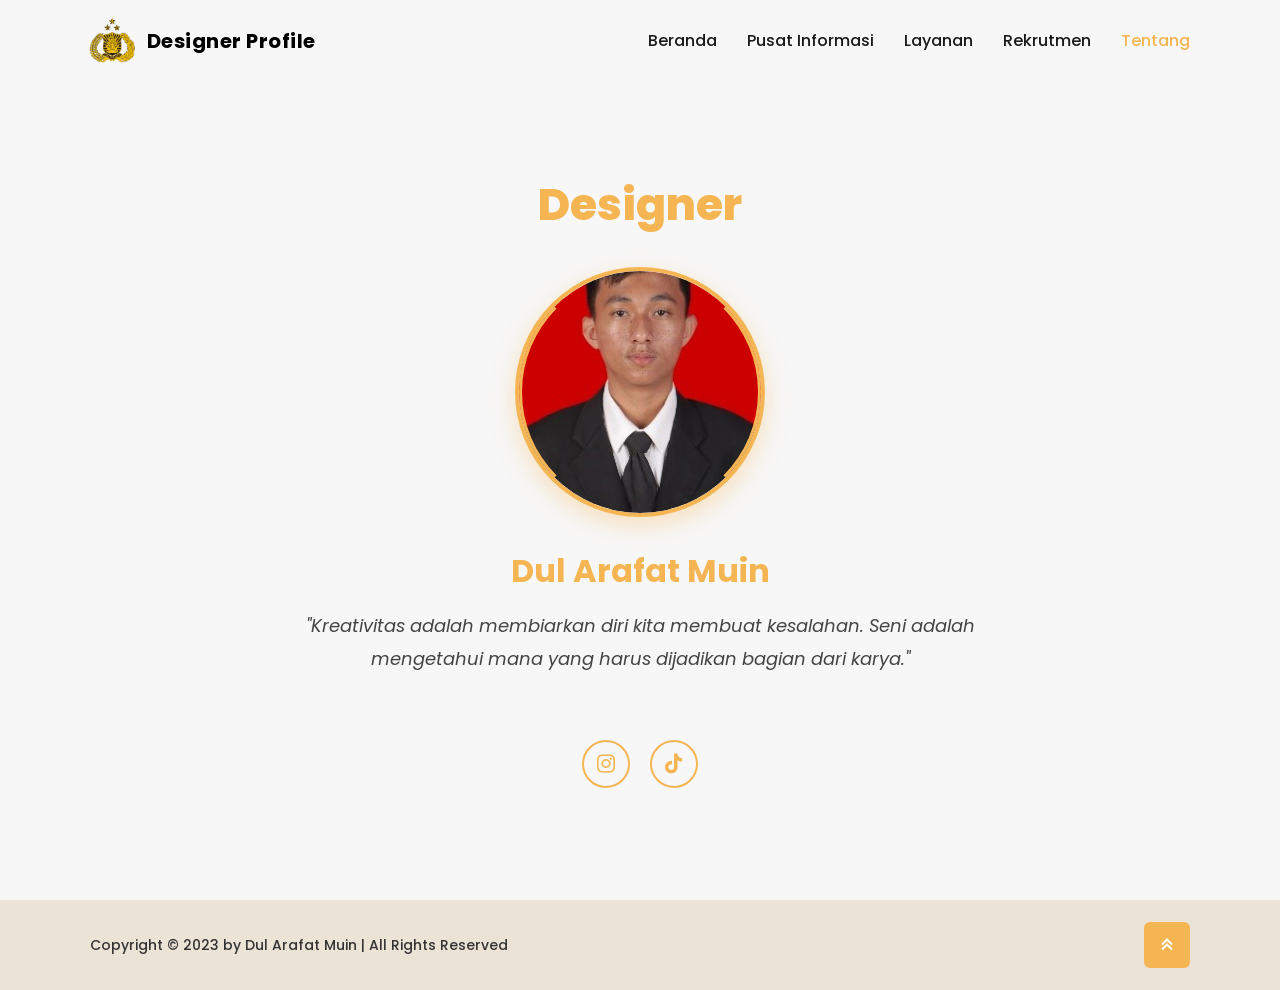
<file: Tentang.html>
<!DOCTYPE html>
<html lang="id">

    <head>
        <meta charset="UTF-8">
        <meta http-equiv="X-UA-Compatible" content="IE=edge">
        <meta name="viewport" content="width=device-width, initial-scale=1.0">
        <title>Designer Profile - KEPOLISIAN REPUBLIK INDONESIA</title>

        <link rel="stylesheet" href="css/Tentang.css">

        <!-- box icons -->
        <link href='https://unpkg.com/boxicons@2.1.4/css/boxicons.min.css' rel='stylesheet'>

        <link rel="icon" href="images/Lambang_Polri.png" type="image/x-icon">
        <link rel="shortcut icon" href="images/Lambang_Polri.png" type="image/x-icon">
    </head>

    <body>
        <!-- header design -->
        <header class="header">
            <a href="Beranda.html" class="logo">
                <img src="images/Lambang_Polri.png" alt="Logo Polri" class="logo-img">
                <span>Designer Profile</span>
            </a>
            <div class="bx bx-menu" id="menu-icon"></div>
            <nav class="navbar">
                <a href="Beranda.html">Beranda</a>
                <a href="PusatInformasi.html">Pusat Informasi</a>
                <a href="Layanan.html">Layanan</a>
                <a href="Rekrutmen.html">Rekrutmen</a>
                <a href="Tentang.html" class="active">Tentang</a>
            </nav>
        </header>

        <!-- about section design -->
        <section class="about" id="about">
            <h2 class="heading"><span>Designer</span></h2>  
            <div class="about-img">
                <img src="images/Picture1.jpg" alt="Foto Profil Dul Arafat Muin">
                <span class="circle-spin"></span>
            </div>
            <div class="about-content">
                <h3>Dul Arafat Muin</h3>
                <p>
                    "Kreativitas adalah membiarkan diri kita membuat kesalahan. Seni adalah mengetahui mana yang harus dijadikan bagian dari karya."
                </p>
            </div>
            <div class="home-sci">
                <a href="https://www.instagram.com/dul_arafat_muin/#" target="_blank" rel="noopener noreferrer" aria-label="Instagram"><i class='bx bxl-instagram'></i></a>
                <a href="https://www.tiktok.com/@apat2004?is_from_webapp=1&sender_device=pc" target="_blank" rel="noopener noreferrer" aria-label="TikTok"><i class='bx bxl-tiktok'></i></a>
            </div>
        </section>

        <!-- footer design -->
        <footer class="footer">
            <div class="footer-text">
                <p>Copyright &copy; 2023 by Dul Arafat Muin | All Rights Reserved</p>
            </div>
            <div class="footer-iconTop">
                <a href="#" aria-label="Kembali ke atas"><i class='bx bx-chevrons-up'></i></a> 
            </div>
        </footer>

        <script src="js/Pusat.js"></script>
    </body>

</html>
</file>
<file: css/Beranda.css>
@import url('https://fonts.googleapis.com/css2?family=Poppins:wght@300;400;500;600;700;800;900&display=swap');

* {
    margin: 0;
    padding: 0;
    box-sizing: border-box;
    text-decoration: none;
    border: none;
    outline: none;
    scroll-behavior: smooth;
    font-family: 'Poppins', sans-serif;
}

:root {
    --bg-color: #F7F7F7;
    --second-bg-color: #F7F7F7;
    --text-color: #1a1a1a;
    --main-color: #F5B553;
    --header-bg: rgb(235, 227, 213);
}

html {
    font-size: 62.5%;
    overflow-x: hidden;
}

body {
    background: var(--bg-color);
    color: var(--text-color);
    overflow-x: hidden;
}

.header {
    position: fixed;
    top: 0;
    left: 0;
    width: 100%;
    padding: 1.8rem 7%;
    background: transparent;
    display: flex;
    justify-content: space-between;
    align-items: center;
    z-index: 1000;
    transition: background 0.3s ease, padding 0.3s ease, box-shadow 0.3s ease;
}

.header.sticky {
    background: rgba(235, 227, 213, 0.96);
    backdrop-filter: blur(8px);
    box-shadow: 0 0.4rem 1.5rem rgba(0, 0, 0, 0.1);
    padding: 1.2rem 7%;
}

.logo {
    display: inline-flex;
    align-items: center;
    gap: 1.2rem;
    font-size: 2rem;
    color: #000000;
    font-weight: 700;
    letter-spacing: .05rem;
}

.logo .logo-img {
    height: 4.5rem;
    width: auto;
    object-fit: contain;
}

.navbar {
    display: flex;
    align-items: center;
}

.navbar a {
    font-size: 1.6rem;
    color: var(--text-color);
    font-weight: 500;
    margin-left: 3rem;
    transition: .3s;
    position: relative;
}

.navbar a:hover,
.navbar a.active {
    color: var(--main-color);
}

#menu-icon {
    font-size: 3.6rem;
    color: var(--text-color);
    cursor: pointer;
    display: none;
}

section {
    min-height: 100vh;
    padding: 11rem 7% 4rem;
}

/* Home Section */
.home {
    display: flex;
    align-items: center;
    position: relative;
    background-image: url("../images/home 1.jpg");
    background-repeat: no-repeat;
    background-size: 45%;
    background-position: right 5% center;
    min-height: 100vh;
}

.home-content {
    max-width: 62rem;
    width: 100%;
    z-index: 2;
}

.home-content h1 {
    font-size: clamp(3.6rem, 5.5vw, 6.4rem);
    font-weight: 800;
    line-height: 1.2;
    color: var(--text-color);
}

.home-content h1 span {
    color: var(--main-color);
}

.home-content .text-animate {
    position: relative;
    margin: 1rem 0;
}

.home-content .text-animate h3 {
    font-size: clamp(2rem, 3.2vw, 3rem);
    font-weight: 700;
    color: var(--main-color);
    line-height: 1.3;
}

.home-content p {
    font-size: 1.6rem;
    line-height: 1.7;
    margin: 2rem 0 3.5rem;
    text-align: justify;
    color: #333333;
}

.btn-box {
    display: flex;
    align-items: center;
    gap: 2rem;
    flex-wrap: wrap;
    margin-bottom: 2rem;
}

.btn-box .btn {
    display: inline-flex;
    justify-content: center;
    align-items: center;
    padding: 1.2rem 3rem;
    min-width: 17rem;
    background: var(--main-color);
    border: .2rem solid var(--main-color);
    border-radius: .8rem;
    font-size: 1.6rem;
    font-weight: 600;
    letter-spacing: .05rem;
    color: #ffffff;
    transition: .3s ease;
    box-shadow: 0 0.4rem 1rem rgba(245, 181, 83, 0.35);
}

.btn-box .btn:hover {
    background: transparent;
    color: var(--text-color);
    box-shadow: none;
}

.btn-box .btn:nth-child(2) {
    background: transparent;
    color: var(--text-color);
    box-shadow: none;
}

.btn-box .btn:nth-child(2):hover {
    background: var(--main-color);
    color: #ffffff;
    box-shadow: 0 0.4rem 1rem rgba(245, 181, 83, 0.35);
}

.home-sci {
    display: flex;
    gap: 1.6rem;
    margin-top: 3.5rem;
}

.home-sci a {
    display: inline-flex;
    justify-content: center;
    align-items: center;
    width: 4.2rem;
    height: 4.2rem;
    background: transparent;
    border: .2rem solid var(--main-color);
    border-radius: 50%;
    font-size: 2.2rem;
    color: var(--main-color);
    transition: .3s;
}

.home-sci a:hover {
    background: var(--main-color);
    color: #ffffff;
    box-shadow: 0 0.4rem 1.2rem rgba(245, 181, 83, 0.45);
    transform: translateY(-3px);
}

/* About Section */
.about {
    display: flex;
    justify-content: center;
    align-items: center;
    flex-direction: column;
    gap: 3.5rem;
    background-color: var(--second-bg-color);
    padding-bottom: 8rem;
}

.heading {
    font-size: clamp(2.8rem, 4.5vw, 4.4rem);
    text-align: center;
    font-weight: 800;
}

.heading span {
    color: var(--main-color);
}

.about-img {
    position: relative;
    width: 28rem;
    height: 28rem;
    max-width: 80vw;
    max-height: 80vw;
    border-radius: 50%;
    display: flex;
    justify-content: center;
    align-items: center;
    overflow: hidden;
    border: .4rem solid var(--main-color);
    box-shadow: 0 0.8rem 2.5rem rgba(245, 181, 83, 0.35);
}

.about-img img {
    position: absolute;
    top: 0;
    left: 0;
    width: 100%;
    height: 100%;
    object-fit: cover;
    border-radius: 50%;
}

.about-img .circle-spin {
    position: absolute;
    top: 50%;
    left: 50%;
    transform: translate(-50%, -50%) rotate(0);
    width: 100%;
    height: 100%;
    border-radius: 50%;
    border-top: .3rem solid transparent;
    border-bottom: .3rem solid transparent;
    border-left: .3rem solid var(--main-color);
    border-right: .3rem solid var(--main-color);
    animation: spinBorder 6s linear infinite;
    pointer-events: none;
}

@keyframes spinBorder {
    100% {
        transform: translate(-50%, -50%) rotate(360deg);
    }
}

.about-content {
    text-align: center;
    max-width: 82rem;
    width: 100%;
}

.about-content h3 {
    font-size: clamp(2.2rem, 3.2vw, 2.8rem);
    color: var(--main-color);
    margin-bottom: 1.5rem;
    font-weight: 700;
}

.about-content p {
    font-size: 1.6rem;
    line-height: 1.8;
    margin: 1rem 0 3rem;
    text-align: justify;
    color: #333333;
}

.about-content .btn-box {
    justify-content: center;
}

/* Footer */
.footer {
    display: flex;
    justify-content: space-between;
    align-items: center;
    flex-wrap: wrap;
    padding: 2.2rem 7%;
    background: #EBE3D5;
}

.footer-text p {
    font-size: 1.4rem;
    color: #333333;
    font-weight: 500;
}

.footer-iconTop a {
    display: inline-flex;
    justify-content: center;
    align-items: center;
    padding: .9rem;
    background: var(--main-color);
    border: .2rem solid var(--main-color);
    border-radius: .6rem;
    transition: .3s ease;
}

.footer-iconTop a i {
    font-size: 2.4rem;
    color: #ffffff;
    transition: .3s;
}

.footer-iconTop a:hover {
    background: transparent;
    transform: translateY(-3px);
}

.footer-iconTop a:hover i {
    color: var(--text-color);
}

/* Responsive Media Queries */
@media (max-width: 1200px) {
    html {
        font-size: 58%;
    }
    .header {
        padding: 1.8rem 5%;
    }
    .header.sticky {
        padding: 1.2rem 5%;
    }
    section {
        padding: 10rem 5% 4rem;
    }
    .footer {
        padding: 2rem 5%;
    }
}

@media (max-width: 991px) {
    .home {
        background-size: 40%;
        background-position: right 2% center;
    }
    .navbar a {
        margin-left: 2rem;
        font-size: 1.5rem;
    }
}

@media (max-width: 820px) {
    .home {
        background-image: linear-gradient(rgba(247, 247, 247, 0.88), rgba(247, 247, 247, 0.94)), url("../images/home 1.jpg");
        background-size: cover;
        background-position: center;
        text-align: left;
    }
    
    #menu-icon {
        display: block;
    }
    
    .navbar {
        position: absolute;
        top: 100%;
        left: -100%;
        width: 100%;
        padding: 1.5rem 5%;
        background: rgba(235, 227, 213, 0.98);
        backdrop-filter: blur(12px);
        box-shadow: 0 0.8rem 1.5rem rgba(0, 0, 0, 0.15);
        flex-direction: column;
        align-items: flex-start;
        transition: left 0.3s ease;
    }
    
    .navbar.active {
        left: 0;
    }
    
    .navbar a {
        display: block;
        font-size: 1.8rem;
        margin: 1.2rem 0;
        width: 100%;
        padding: 0.5rem 0;
    }
}

@media (max-width: 520px) {
    html {
        font-size: 52%;
    }
    
    .logo {
        font-size: 1.5rem;
        gap: .8rem;
    }
    
    .logo .logo-img {
        height: 3.6rem;
    }
    
    .btn-box {
        flex-direction: column;
        width: 100%;
    }
    
    .btn-box .btn {
        width: 100%;
    }
    
    .footer {
        flex-direction: column-reverse;
        gap: 1.8rem;
        text-align: center;
    }
}
</file>
<file: css/IsiLayanan.css>
@import url('https://fonts.googleapis.com/css2?family=Poppins:wght@300;400;500;600;700;800;900&display=swap');

* {
    margin: 0;
    padding: 0;
    box-sizing: border-box;
    text-decoration: none;
    border: none;
    outline: none;
    scroll-behavior: smooth;
    font-family: 'Poppins', sans-serif;
}

:root {
    --bg-color: #F7F7F7;
    --second-bg-color: #F7F7F7;
    --text-color: #1a1a1a;
    --main-color: #F5B553;
}

html {
    font-size: 62.5%;
    overflow-x: hidden;
}

body {
    background: var(--bg-color);
    color: var(--text-color);
    overflow-x: hidden;
}

.header {
    position: fixed;
    top: 0;
    left: 0;
    width: 100%;
    padding: 1.8rem 7%;
    background: transparent;
    display: flex;
    justify-content: space-between;
    align-items: center;
    z-index: 1000;
    transition: background 0.3s ease, padding 0.3s ease, box-shadow 0.3s ease;
}

.header.sticky {
    background: rgba(235, 227, 213, 0.96);
    backdrop-filter: blur(8px);
    box-shadow: 0 0.4rem 1.5rem rgba(0, 0, 0, 0.1);
    padding: 1.2rem 7%;
}

.logo {
    display: inline-flex;
    align-items: center;
    gap: 1.2rem;
    font-size: 2rem;
    color: #000000;
    font-weight: 700;
    letter-spacing: .05rem;
}

.logo .logo-img {
    height: 4.5rem;
    width: auto;
    object-fit: contain;
}

.navbar {
    display: flex;
    align-items: center;
}

.navbar a {
    font-size: 1.6rem;
    color: var(--text-color);
    font-weight: 500;
    margin-left: 3rem;
    transition: .3s;
}

.navbar a:hover,
.navbar a.active {
    color: var(--main-color);
}

#menu-icon {
    font-size: 3.6rem;
    color: var(--text-color);
    cursor: pointer;
    display: none;
}

/* Service Detail Layout */
.blog-section {
    width: 100%;
    padding: 12rem 7% 6rem;
}

.section-content {
    width: 100%;
    max-width: 920px;
    margin: 0 auto;
}

.section-content .title {
    text-align: center;
    margin-bottom: 3.5rem;
}

.section-content .title h1 {
    font-size: clamp(2.6rem, 4vw, 4rem);
    font-weight: 800;
    color: var(--text-color);
    line-height: 1.3;
}

.cards {
    width: 100%;
}

.card {
    background: #ffffff;
    border-radius: 2rem;
    box-shadow: 0 0.4rem 2rem rgba(0, 0, 0, 0.08);
    border-top: .6rem solid var(--main-color);
    padding: 3.5rem;
}

.image-section {
    width: 100%;
    max-height: 38rem;
    overflow: hidden;
    border-radius: 1.4rem;
    margin-bottom: 3rem;
    border: .2rem solid var(--main-color);
}

.image-section img {
    width: 100%;
    height: 100%;
    max-height: 38rem;
    object-fit: cover;
}

.article {
    margin-bottom: 2.5rem;
}

.article h2 {
    font-size: clamp(2rem, 3vw, 2.6rem);
    color: var(--text-color);
    margin: 2.5rem 0 1.2rem;
    border-left: .5rem solid var(--main-color);
    padding-left: 1.2rem;
}

.article h2:first-of-type {
    margin-top: 0;
}

.article p {
    font-size: 1.55rem;
    line-height: 1.8;
    color: #444444;
    text-align: justify;
    margin-bottom: 1.5rem;
}

ul {
    margin-left: 2.5rem;
    margin-bottom: 2rem;
    font-size: 1.55rem;
    line-height: 1.7;
    color: #444444;
}

li {
    margin-bottom: .8rem;
}

/* Footer */
.footer {
    display: flex;
    justify-content: space-between;
    align-items: center;
    flex-wrap: wrap;
    padding: 2.2rem 7%;
    background: #EBE3D5;
}

.footer-text p {
    font-size: 1.4rem;
    color: #333333;
    font-weight: 500;
}

.footer-iconTop a {
    display: inline-flex;
    justify-content: center;
    align-items: center;
    padding: .9rem;
    background: var(--main-color);
    border: .2rem solid var(--main-color);
    border-radius: .6rem;
    transition: .3s ease;
}

.footer-iconTop a i {
    font-size: 2.4rem;
    color: #ffffff;
    transition: .3s;
}

.footer-iconTop a:hover {
    background: transparent;
    transform: translateY(-3px);
}

.footer-iconTop a:hover i {
    color: var(--text-color);
}

/* Responsive Media Queries */
@media (max-width: 1200px) {
    html {
        font-size: 58%;
    }
    .header {
        padding: 1.8rem 5%;
    }
    .header.sticky {
        padding: 1.2rem 5%;
    }
    .blog-section {
        padding: 11rem 5% 5rem;
    }
    .footer {
        padding: 2rem 5%;
    }
}

@media (max-width: 820px) {
    #menu-icon {
        display: block;
    }
    
    .navbar {
        position: absolute;
        top: 100%;
        left: -100%;
        width: 100%;
        padding: 1.5rem 5%;
        background: rgba(235, 227, 213, 0.98);
        backdrop-filter: blur(12px);
        box-shadow: 0 0.8rem 1.5rem rgba(0, 0, 0, 0.15);
        flex-direction: column;
        align-items: flex-start;
        transition: left 0.3s ease;
    }
    
    .navbar.active {
        left: 0;
    }
    
    .navbar a {
        display: block;
        font-size: 1.8rem;
        margin: 1.2rem 0;
        width: 100%;
        padding: 0.5rem 0;
    }
}

@media (max-width: 520px) {
    html {
        font-size: 52%;
    }
    
    .logo {
        font-size: 1.5rem;
        gap: .8rem;
    }
    
    .logo .logo-img {
        height: 3.6rem;
    }
    
    .card {
        padding: 2.2rem 1.8rem;
    }
    
    .image-section {
        max-height: 22rem;
    }
    
    .footer {
        flex-direction: column-reverse;
        gap: 1.8rem;
        text-align: center;
    }
}
</file>
<file: css/Layanan.css>
@import url('https://fonts.googleapis.com/css2?family=Poppins:wght@300;400;500;600;700;800;900&display=swap');

* {
    margin: 0;
    padding: 0;
    box-sizing: border-box;
    text-decoration: none;
    border: none;
    outline: none;
    scroll-behavior: smooth;
    font-family: 'Poppins', sans-serif;
}

:root {
    --bg-color: #F7F7F7;
    --second-bg-color: #F7F7F7;
    --text-color: #1a1a1a;
    --main-color: #F5B553;
}

html {
    font-size: 62.5%;
    overflow-x: hidden;
}

body {
    background: var(--bg-color);
    color: var(--text-color);
    overflow-x: hidden;
}

.header {
    position: fixed;
    top: 0;
    left: 0;
    width: 100%;
    padding: 1.8rem 7%;
    background: transparent;
    display: flex;
    justify-content: space-between;
    align-items: center;
    z-index: 1000;
    transition: background 0.3s ease, padding 0.3s ease, box-shadow 0.3s ease;
}

.header.sticky {
    background: rgba(235, 227, 213, 0.96);
    backdrop-filter: blur(8px);
    box-shadow: 0 0.4rem 1.5rem rgba(0, 0, 0, 0.1);
    padding: 1.2rem 7%;
}

.logo {
    display: inline-flex;
    align-items: center;
    gap: 1.2rem;
    font-size: 2rem;
    color: #000000;
    font-weight: 700;
    letter-spacing: .05rem;
}

.logo .logo-img {
    height: 4.5rem;
    width: auto;
    object-fit: contain;
}

.navbar {
    display: flex;
    align-items: center;
}

.navbar a {
    font-size: 1.6rem;
    color: var(--text-color);
    font-weight: 500;
    margin-left: 3rem;
    transition: .3s;
}

.navbar a:hover,
.navbar a.active {
    color: var(--main-color);
}

#menu-icon {
    font-size: 3.6rem;
    color: var(--text-color);
    cursor: pointer;
    display: none;
}

/* Services Page Section */
.blog-section {
    width: 100%;
    padding: 12rem 7% 6rem;
}

.section-content {
    width: 100%;
    max-width: 1200px;
    margin: 0 auto;
}

.section-content .title {
    text-align: center;
    margin-bottom: 4rem;
}

.section-content .title h2 {
    font-size: clamp(2.8rem, 4.5vw, 4.4rem);
    font-weight: 800;
}

.section-content .title span {
    color: var(--main-color);
}

.section-content .title p {
    font-size: 1.8rem;
    font-weight: 600;
    color: #666666;
    margin-top: 1rem;
}

.services-grid {
    display: grid;
    grid-template-columns: repeat(auto-fit, minmax(32rem, 1fr));
    gap: 3.5rem;
}

.cards {
    width: 100%;
}

.card {
    background: #ffffff;
    border-radius: 2rem;
    box-shadow: 0 0.3rem 1.5rem rgba(0, 0, 0, 0.08);
    border-top: .6rem solid var(--main-color);
    padding: 2.5rem;
    display: flex;
    flex-direction: column;
    height: 100%;
    transition: transform 0.3s ease, box-shadow 0.3s ease;
}

.card:hover {
    box-shadow: 0 0.8rem 2.5rem rgba(245, 181, 83, 0.35);
    transform: translateY(-6px);
}

.image-section {
    width: 100%;
    height: 22rem;
    overflow: hidden;
    border-radius: 1.2rem;
    margin-bottom: 2rem;
    border: .2rem solid var(--main-color);
}

.image-section img {
    width: 100%;
    height: 100%;
    object-fit: cover;
    transition: transform 0.4s ease;
}

.card:hover .image-section img {
    transform: scale(1.05);
}

.article {
    flex-grow: 1;
    display: flex;
    flex-direction: column;
}

.article h4 {
    font-size: 2.2rem;
    font-weight: 700;
    color: var(--text-color);
    margin-bottom: 1.2rem;
    line-height: 1.3;
}

.article p {
    font-size: 1.5rem;
    line-height: 1.7;
    color: #444444;
    text-align: justify;
    margin-bottom: 2.5rem;
}

.blog-view {
    display: flex;
    justify-content: center;
    width: 100%;
    margin-top: auto;
}

.blog-view .button {
    display: inline-flex;
    justify-content: center;
    align-items: center;
    padding: 1.2rem 3rem;
    min-width: 18rem;
    background: var(--main-color);
    border: .2rem solid var(--main-color);
    border-radius: .8rem;
    font-size: 1.5rem;
    font-weight: 600;
    color: #ffffff;
    transition: .3s ease;
    box-shadow: 0 0.4rem 1rem rgba(245, 181, 83, 0.35);
}

.blog-view .button:hover {
    background: transparent;
    color: var(--text-color);
    box-shadow: none;
}

/* Footer */
.footer {
    display: flex;
    justify-content: space-between;
    align-items: center;
    flex-wrap: wrap;
    padding: 2.2rem 7%;
    background: #EBE3D5;
}

.footer-text p {
    font-size: 1.4rem;
    color: #333333;
    font-weight: 500;
}

.footer-iconTop a {
    display: inline-flex;
    justify-content: center;
    align-items: center;
    padding: .9rem;
    background: var(--main-color);
    border: .2rem solid var(--main-color);
    border-radius: .6rem;
    transition: .3s ease;
}

.footer-iconTop a i {
    font-size: 2.4rem;
    color: #ffffff;
    transition: .3s;
}

.footer-iconTop a:hover {
    background: transparent;
    transform: translateY(-3px);
}

.footer-iconTop a:hover i {
    color: var(--text-color);
}

/* Responsive Media Queries */
@media (max-width: 1200px) {
    html {
        font-size: 58%;
    }
    .header {
        padding: 1.8rem 5%;
    }
    .header.sticky {
        padding: 1.2rem 5%;
    }
    .blog-section {
        padding: 11rem 5% 5rem;
    }
    .footer {
        padding: 2rem 5%;
    }
}

@media (max-width: 820px) {
    #menu-icon {
        display: block;
    }
    
    .navbar {
        position: absolute;
        top: 100%;
        left: -100%;
        width: 100%;
        padding: 1.5rem 5%;
        background: rgba(235, 227, 213, 0.98);
        backdrop-filter: blur(12px);
        box-shadow: 0 0.8rem 1.5rem rgba(0, 0, 0, 0.15);
        flex-direction: column;
        align-items: flex-start;
        transition: left 0.3s ease;
    }
    
    .navbar.active {
        left: 0;
    }
    
    .navbar a {
        display: block;
        font-size: 1.8rem;
        margin: 1.2rem 0;
        width: 100%;
        padding: 0.5rem 0;
    }
    
    .services-grid {
        grid-template-columns: 1fr;
    }
}

@media (max-width: 520px) {
    html {
        font-size: 52%;
    }
    
    .logo {
        font-size: 1.5rem;
        gap: .8rem;
    }
    
    .logo .logo-img {
        height: 3.6rem;
    }
    
    .card {
        padding: 2rem 1.6rem;
    }
    
    .image-section {
        height: 18rem;
    }
    
    .blog-view .button {
        width: 100%;
    }
    
    .footer {
        flex-direction: column-reverse;
        gap: 1.8rem;
        text-align: center;
    }
}
</file>
<file: css/PusatInformasi.css>
@import url('https://fonts.googleapis.com/css2?family=Poppins:wght@300;400;500;600;700;800;900&display=swap');

* {
    margin: 0;
    padding: 0;
    box-sizing: border-box;
    text-decoration: none;
    border: none;
    outline: none;
    scroll-behavior: smooth;
    font-family: 'Poppins', sans-serif;
}

:root {
    --bg-color: #F7F7F7;
    --second-bg-color: #F7F7F7;
    --text-color: #1a1a1a;
    --main-color: #F5B553;
}

html {
    font-size: 62.5%;
    overflow-x: hidden;
}

body {
    background: var(--bg-color);
    color: var(--text-color);
    overflow-x: hidden;
}

.header {
    position: fixed;
    top: 0;
    left: 0;
    width: 100%;
    padding: 1.8rem 7%;
    background: transparent;
    display: flex;
    justify-content: space-between;
    align-items: center;
    z-index: 1000;
    transition: background 0.3s ease, padding 0.3s ease, box-shadow 0.3s ease;
}

.header.sticky {
    background: rgba(235, 227, 213, 0.96);
    backdrop-filter: blur(8px);
    box-shadow: 0 0.4rem 1.5rem rgba(0, 0, 0, 0.1);
    padding: 1.2rem 7%;
}

.logo {
    display: inline-flex;
    align-items: center;
    gap: 1.2rem;
    font-size: 2rem;
    color: #000000;
    font-weight: 700;
    letter-spacing: .05rem;
}

.logo .logo-img {
    height: 4.5rem;
    width: auto;
    object-fit: contain;
}

.navbar {
    display: flex;
    align-items: center;
}

.navbar a {
    font-size: 1.6rem;
    color: var(--text-color);
    font-weight: 500;
    margin-left: 3rem;
    transition: .3s;
}

.navbar a:hover,
.navbar a.active {
    color: var(--main-color);
}

#menu-icon {
    font-size: 3.6rem;
    color: var(--text-color);
    cursor: pointer;
    display: none;
}

section {
    min-height: 100vh;
    padding: 12rem 7% 6rem;
}

.heading {
    font-size: clamp(2.8rem, 4.5vw, 4.4rem);
    text-align: center;
    font-weight: 800;
    margin-bottom: 2rem;
}

.heading span {
    color: var(--main-color);
}

.info-center {
    display: flex;
    align-items: center;
    flex-direction: column;
    background-color: var(--second-bg-color);
}

.info-center-container {
    display: grid;
    grid-template-columns: repeat(auto-fit, minmax(32rem, 1fr));
    gap: 3rem;
    width: 100%;
    max-width: 1200px;
    margin: 2rem auto 4rem;
}

.info-center-box {
    background: #ffffff;
    padding: 3.5rem 2.5rem 3rem;
    border-radius: 2rem;
    box-shadow: 0 0.3rem 1.5rem rgba(0, 0, 0, 0.08);
    border-top: .6rem solid var(--main-color);
    display: flex;
    flex-direction: column;
    align-items: center;
    text-align: center;
    transition: transform 0.3s ease, box-shadow 0.3s ease;
}

.info-center-box:hover {
    box-shadow: 0 0.8rem 2.5rem rgba(245, 181, 83, 0.35);
    transform: translateY(-6px);
}

.info-center-box i {
    font-size: 6rem;
    color: var(--main-color);
    margin-bottom: 1.5rem;
}

.info-center-box h3 {
    font-size: 2.2rem;
    font-weight: 700;
    margin-bottom: 1.5rem;
    color: var(--text-color);
}

.info-center-box p {
    font-size: 1.5rem;
    line-height: 1.7;
    margin-bottom: 2.5rem;
    text-align: justify;
    color: #444444;
    flex-grow: 1;
}

.btn-box {
    display: flex;
    justify-content: center;
    width: 100%;
    margin-top: auto;
}

.btn-box .btn {
    display: inline-flex;
    justify-content: center;
    align-items: center;
    padding: 1.2rem 3rem;
    background: var(--main-color);
    border: .2rem solid var(--main-color);
    border-radius: .8rem;
    font-size: 1.5rem;
    font-weight: 600;
    color: #ffffff;
    transition: .3s ease;
    box-shadow: 0 0.4rem 1rem rgba(245, 181, 83, 0.35);
}

.btn-box .btn:hover {
    background: transparent;
    color: var(--text-color);
    box-shadow: none;
}

/* Footer */
.footer {
    display: flex;
    justify-content: space-between;
    align-items: center;
    flex-wrap: wrap;
    padding: 2.2rem 7%;
    background: #EBE3D5;
}

.footer-text p {
    font-size: 1.4rem;
    color: #333333;
    font-weight: 500;
}

.footer-iconTop a {
    display: inline-flex;
    justify-content: center;
    align-items: center;
    padding: .9rem;
    background: var(--main-color);
    border: .2rem solid var(--main-color);
    border-radius: .6rem;
    transition: .3s ease;
}

.footer-iconTop a i {
    font-size: 2.4rem;
    color: #ffffff;
    transition: .3s;
}

.footer-iconTop a:hover {
    background: transparent;
    transform: translateY(-3px);
}

.footer-iconTop a:hover i {
    color: var(--text-color);
}

/* Responsive Media Queries */
@media (max-width: 1200px) {
    html {
        font-size: 58%;
    }
    .header {
        padding: 1.8rem 5%;
    }
    .header.sticky {
        padding: 1.2rem 5%;
    }
    section {
        padding: 11rem 5% 5rem;
    }
    .footer {
        padding: 2rem 5%;
    }
}

@media (max-width: 820px) {
    #menu-icon {
        display: block;
    }
    
    .navbar {
        position: absolute;
        top: 100%;
        left: -100%;
        width: 100%;
        padding: 1.5rem 5%;
        background: rgba(235, 227, 213, 0.98);
        backdrop-filter: blur(12px);
        box-shadow: 0 0.8rem 1.5rem rgba(0, 0, 0, 0.15);
        flex-direction: column;
        align-items: flex-start;
        transition: left 0.3s ease;
    }
    
    .navbar.active {
        left: 0;
    }
    
    .navbar a {
        display: block;
        font-size: 1.8rem;
        margin: 1.2rem 0;
        width: 100%;
        padding: 0.5rem 0;
    }
    
    .info-center-container {
        grid-template-columns: 1fr;
    }
}

@media (max-width: 520px) {
    html {
        font-size: 52%;
    }
    
    .logo {
        font-size: 1.5rem;
        gap: .8rem;
    }
    
    .logo .logo-img {
        height: 3.6rem;
    }
    
    .info-center-container {
        grid-template-columns: 1fr;
        gap: 2rem;
    }
    
    .info-center-box {
        padding: 2.5rem 1.8rem 2.2rem;
    }
    
    .btn-box .btn {
        width: 100%;
    }
    
    .footer {
        flex-direction: column-reverse;
        gap: 1.8rem;
        text-align: center;
    }
}
</file>
<file: css/Rekrutmen.css>
@import url('https://fonts.googleapis.com/css2?family=Poppins:wght@300;400;500;600;700;800;900&display=swap');

* {
    margin: 0;
    padding: 0;
    box-sizing: border-box;
    text-decoration: none;
    border: none;
    outline: none;
    scroll-behavior: smooth;
    font-family: 'Poppins', sans-serif;
}

:root {
    --bg-color: #F7F7F7;
    --second-bg-color: #F7F7F7;
    --text-color: #1a1a1a;
    --main-color: #F5B553;
}

html {
    font-size: 62.5%;
    overflow-x: hidden;
}

body {
    background: var(--bg-color);
    color: var(--text-color);
    overflow-x: hidden;
}

.header {
    position: fixed;
    top: 0;
    left: 0;
    width: 100%;
    padding: 1.8rem 7%;
    background: transparent;
    display: flex;
    justify-content: space-between;
    align-items: center;
    z-index: 1000;
    transition: background 0.3s ease, padding 0.3s ease, box-shadow 0.3s ease;
}

.header.sticky {
    background: rgba(235, 227, 213, 0.96);
    backdrop-filter: blur(8px);
    box-shadow: 0 0.4rem 1.5rem rgba(0, 0, 0, 0.1);
    padding: 1.2rem 7%;
}

.logo {
    display: inline-flex;
    align-items: center;
    gap: 1.2rem;
    font-size: 2rem;
    color: #000000;
    font-weight: 700;
    letter-spacing: .05rem;
}

.logo .logo-img {
    height: 4.5rem;
    width: auto;
    object-fit: contain;
}

.navbar {
    display: flex;
    align-items: center;
}

.navbar a {
    font-size: 1.6rem;
    color: var(--text-color);
    font-weight: 500;
    margin-left: 3rem;
    transition: .3s;
}

.navbar a:hover,
.navbar a.active {
    color: var(--main-color);
}

#menu-icon {
    font-size: 3.6rem;
    color: var(--text-color);
    cursor: pointer;
    display: none;
}

section {
    min-height: 100vh;
    padding: 12rem 7% 6rem;
}

/* About / Rekrutmen Section */
.about {
    display: flex;
    justify-content: center;
    align-items: center;
    flex-direction: column;
    gap: 3.5rem;
    background-color: var(--second-bg-color);
}

.heading {
    font-size: clamp(2.8rem, 4.5vw, 4.4rem);
    text-align: center;
    font-weight: 800;
}

.heading span {
    color: var(--main-color);
}

.about-img {
    position: relative;
    width: 28rem;
    height: 28rem;
    max-width: 80vw;
    max-height: 80vw;
    border-radius: 50%;
    display: flex;
    justify-content: center;
    align-items: center;
    overflow: hidden;
    border: .4rem solid var(--main-color);
    box-shadow: 0 0.8rem 2.5rem rgba(245, 181, 83, 0.35);
}

.about-img img {
    position: absolute;
    top: 0;
    left: 0;
    width: 100%;
    height: 100%;
    object-fit: cover;
    border-radius: 50%;
}

.about-img .circle-spin {
    position: absolute;
    top: 50%;
    left: 50%;
    transform: translate(-50%, -50%) rotate(0);
    width: 100%;
    height: 100%;
    border-radius: 50%;
    border-top: .3rem solid transparent;
    border-bottom: .3rem solid transparent;
    border-left: .3rem solid var(--main-color);
    border-right: .3rem solid var(--main-color);
    animation: spinBorder 6s linear infinite;
    pointer-events: none;
}

@keyframes spinBorder {
    100% {
        transform: translate(-50%, -50%) rotate(360deg);
    }
}

.about-content {
    max-width: 88rem;
    width: 100%;
}

.about-content h3 {
    font-size: clamp(2.2rem, 3.2vw, 2.8rem);
    color: var(--main-color);
    margin-top: 3rem;
    margin-bottom: 1.5rem;
    font-weight: 700;
}

.about-content h3:first-of-type {
    margin-top: 0;
}

.about-content p {
    font-size: 1.6rem;
    line-height: 1.8;
    margin-bottom: 2.5rem;
    text-align: justify;
    color: #333333;
}

.btn-box {
    display: flex;
    align-items: center;
    justify-content: center;
    margin-top: 2rem;
}

.btn-box .btn {
    display: inline-flex;
    justify-content: center;
    align-items: center;
    padding: 1.3rem 3.5rem;
    background: var(--main-color);
    border: .2rem solid var(--main-color);
    border-radius: .8rem;
    font-size: 1.6rem;
    font-weight: 600;
    color: #ffffff;
    transition: .3s ease;
    box-shadow: 0 0.4rem 1.2rem rgba(245, 181, 83, 0.4);
}

.btn-box .btn:hover {
    background: transparent;
    color: var(--text-color);
    box-shadow: none;
}

/* Footer */
.footer {
    display: flex;
    justify-content: space-between;
    align-items: center;
    flex-wrap: wrap;
    padding: 2.2rem 7%;
    background: #EBE3D5;
}

.footer-text p {
    font-size: 1.4rem;
    color: #333333;
    font-weight: 500;
}

.footer-iconTop a {
    display: inline-flex;
    justify-content: center;
    align-items: center;
    padding: .9rem;
    background: var(--main-color);
    border: .2rem solid var(--main-color);
    border-radius: .6rem;
    transition: .3s ease;
}

.footer-iconTop a i {
    font-size: 2.4rem;
    color: #ffffff;
    transition: .3s;
}

.footer-iconTop a:hover {
    background: transparent;
    transform: translateY(-3px);
}

.footer-iconTop a:hover i {
    color: var(--text-color);
}

/* Responsive Media Queries */
@media (max-width: 1200px) {
    html {
        font-size: 58%;
    }
    .header {
        padding: 1.8rem 5%;
    }
    .header.sticky {
        padding: 1.2rem 5%;
    }
    section {
        padding: 11rem 5% 5rem;
    }
    .footer {
        padding: 2rem 5%;
    }
}

@media (max-width: 820px) {
    #menu-icon {
        display: block;
    }
    
    .navbar {
        position: absolute;
        top: 100%;
        left: -100%;
        width: 100%;
        padding: 1.5rem 5%;
        background: rgba(235, 227, 213, 0.98);
        backdrop-filter: blur(12px);
        box-shadow: 0 0.8rem 1.5rem rgba(0, 0, 0, 0.15);
        flex-direction: column;
        align-items: flex-start;
        transition: left 0.3s ease;
    }
    
    .navbar.active {
        left: 0;
    }
    
    .navbar a {
        display: block;
        font-size: 1.8rem;
        margin: 1.2rem 0;
        width: 100%;
        padding: 0.5rem 0;
    }
}

@media (max-width: 520px) {
    html {
        font-size: 52%;
    }
    
    .logo {
        font-size: 1.5rem;
        gap: .8rem;
    }
    
    .logo .logo-img {
        height: 3.6rem;
    }
    
    .btn-box .btn {
        width: 100%;
    }
    
    .footer {
        flex-direction: column-reverse;
        gap: 1.8rem;
        text-align: center;
    }
}
</file>
<file: css/SKCK.css>
@import url('https://fonts.googleapis.com/css2?family=Poppins:wght@300;400;500;600;700;800;900&display=swap');

* {
    margin: 0;
    padding: 0;
    box-sizing: border-box;
    text-decoration: none;
    border: none;
    outline: none;
    scroll-behavior: smooth;
    font-family: 'Poppins', sans-serif;
}

:root {
    --bg-color: #F7F7F7;
    --second-bg-color: #F7F7F7;
    --text-color: #1a1a1a;
    --main-color: #F5B553;
}

html {
    font-size: 62.5%;
    overflow-x: hidden;
}

body {
    background: var(--bg-color);
    color: var(--text-color);
    overflow-x: hidden;
}

.header {
    position: fixed;
    top: 0;
    left: 0;
    width: 100%;
    padding: 1.8rem 7%;
    background: transparent;
    display: flex;
    justify-content: space-between;
    align-items: center;
    z-index: 1000;
    transition: background 0.3s ease, padding 0.3s ease, box-shadow 0.3s ease;
}

.header.sticky {
    background: rgba(235, 227, 213, 0.96);
    backdrop-filter: blur(8px);
    box-shadow: 0 0.4rem 1.5rem rgba(0, 0, 0, 0.1);
    padding: 1.2rem 7%;
}

.logo {
    display: inline-flex;
    align-items: center;
    gap: 1.2rem;
    font-size: 2rem;
    color: #000000;
    font-weight: 700;
    letter-spacing: .05rem;
}

.logo .logo-img {
    height: 4.5rem;
    width: auto;
    object-fit: contain;
}

.navbar {
    display: flex;
    align-items: center;
}

.navbar a {
    font-size: 1.6rem;
    color: var(--text-color);
    font-weight: 500;
    margin-left: 3rem;
    transition: .3s;
}

.navbar a:hover,
.navbar a.active {
    color: var(--main-color);
}

#menu-icon {
    font-size: 3.6rem;
    color: var(--text-color);
    cursor: pointer;
    display: none;
}

/* Service Detail Section */
.blog-section {
    width: 100%;
    padding: 12rem 7% 6rem;
}

.section-content {
    width: 100%;
    max-width: 920px;
    margin: 0 auto;
}

.section-content .title {
    text-align: center;
    margin-bottom: 3.5rem;
}

.section-content .title h1 {
    font-size: clamp(2.6rem, 4vw, 4rem);
    font-weight: 800;
    color: var(--text-color);
    line-height: 1.3;
}

.card {
    background: #ffffff;
    border-radius: 2rem;
    box-shadow: 0 0.4rem 2rem rgba(0, 0, 0, 0.08);
    border-top: .6rem solid var(--main-color);
    padding: 3.5rem;
}

.image-section {
    width: 100%;
    max-height: 38rem;
    overflow: hidden;
    border-radius: 1.4rem;
    margin-bottom: 3rem;
    border: .2rem solid var(--main-color);
}

.image-section img {
    width: 100%;
    height: 100%;
    max-height: 38rem;
    object-fit: cover;
}

.article {
    margin-bottom: 2.5rem;
}

.article h2 {
    font-size: clamp(2rem, 3vw, 2.6rem);
    color: var(--text-color);
    margin: 2.5rem 0 1.2rem;
    border-left: .5rem solid var(--main-color);
    padding-left: 1.2rem;
}

.article h2:first-of-type {
    margin-top: 0;
}

.article p {
    font-size: 1.55rem;
    line-height: 1.8;
    color: #444444;
    text-align: justify;
    margin-bottom: 1.5rem;
}

ul {
    margin-left: 2.5rem;
    margin-bottom: 2rem;
    font-size: 1.55rem;
    line-height: 1.7;
    color: #444444;
}

li {
    margin-bottom: .8rem;
}

.blog-view {
    display: flex;
    justify-content: center;
    width: 100%;
    margin-top: 2rem;
}

.blog-view .button {
    display: inline-flex;
    justify-content: center;
    align-items: center;
    padding: 1.3rem 3.5rem;
    min-width: 20rem;
    background: var(--main-color);
    border: .2rem solid var(--main-color);
    border-radius: .8rem;
    font-size: 1.6rem;
    font-weight: 600;
    color: #ffffff;
    transition: .3s ease;
    box-shadow: 0 0.4rem 1.2rem rgba(245, 181, 83, 0.4);
}

.blog-view .button:hover {
    background: transparent;
    color: var(--text-color);
    box-shadow: none;
}

/* Footer */
.footer {
    display: flex;
    justify-content: space-between;
    align-items: center;
    flex-wrap: wrap;
    padding: 2.2rem 7%;
    background: #EBE3D5;
}

.footer-text p {
    font-size: 1.4rem;
    color: #333333;
    font-weight: 500;
}

.footer-iconTop a {
    display: inline-flex;
    justify-content: center;
    align-items: center;
    padding: .9rem;
    background: var(--main-color);
    border: .2rem solid var(--main-color);
    border-radius: .6rem;
    transition: .3s ease;
}

.footer-iconTop a i {
    font-size: 2.4rem;
    color: #ffffff;
    transition: .3s;
}

.footer-iconTop a:hover {
    background: transparent;
    transform: translateY(-3px);
}

.footer-iconTop a:hover i {
    color: var(--text-color);
}

/* Responsive Media Queries */
@media (max-width: 1200px) {
    html {
        font-size: 58%;
    }
    .header {
        padding: 1.8rem 5%;
    }
    .header.sticky {
        padding: 1.2rem 5%;
    }
    .blog-section {
        padding: 11rem 5% 5rem;
    }
    .footer {
        padding: 2rem 5%;
    }
}

@media (max-width: 820px) {
    #menu-icon {
        display: block;
    }
    
    .navbar {
        position: absolute;
        top: 100%;
        left: -100%;
        width: 100%;
        padding: 1.5rem 5%;
        background: rgba(235, 227, 213, 0.98);
        backdrop-filter: blur(12px);
        box-shadow: 0 0.8rem 1.5rem rgba(0, 0, 0, 0.15);
        flex-direction: column;
        align-items: flex-start;
        transition: left 0.3s ease;
    }
    
    .navbar.active {
        left: 0;
    }
    
    .navbar a {
        display: block;
        font-size: 1.8rem;
        margin: 1.2rem 0;
        width: 100%;
        padding: 0.5rem 0;
    }
}

@media (max-width: 520px) {
    html {
        font-size: 52%;
    }
    
    .logo {
        font-size: 1.5rem;
        gap: .8rem;
    }
    
    .logo .logo-img {
        height: 3.6rem;
    }
    
    .card {
        padding: 2.2rem 1.8rem;
    }
    
    .image-section {
        max-height: 22rem;
    }
    
    .blog-view .button {
        width: 100%;
    }
    
    .footer {
        flex-direction: column-reverse;
        gap: 1.8rem;
        text-align: center;
    }
}
</file>
<file: css/Tentang.css>
@import url('https://fonts.googleapis.com/css2?family=Poppins:wght@300;400;500;600;700;800;900&display=swap');

* {
    margin: 0;
    padding: 0;
    box-sizing: border-box;
    text-decoration: none;
    border: none;
    outline: none;
    scroll-behavior: smooth;
    font-family: 'Poppins', sans-serif;
}

:root {
    --bg-color: #F7F7F7;
    --second-bg-color: #F7F7F7;
    --text-color: #1a1a1a;
    --main-color: #F5B553;
}

html {
    font-size: 62.5%;
    overflow-x: hidden;
}

body {
    background: var(--bg-color);
    color: var(--text-color);
    overflow-x: hidden;
}

.header {
    position: fixed;
    top: 0;
    left: 0;
    width: 100%;
    padding: 1.8rem 7%;
    background: transparent;
    display: flex;
    justify-content: space-between;
    align-items: center;
    z-index: 1000;
    transition: background 0.3s ease, padding 0.3s ease, box-shadow 0.3s ease;
}

.header.sticky {
    background: rgba(235, 227, 213, 0.96);
    backdrop-filter: blur(8px);
    box-shadow: 0 0.4rem 1.5rem rgba(0, 0, 0, 0.1);
    padding: 1.2rem 7%;
}

.logo {
    display: inline-flex;
    align-items: center;
    gap: 1.2rem;
    font-size: 2rem;
    color: #000000;
    font-weight: 700;
    letter-spacing: .05rem;
}

.logo .logo-img {
    height: 4.5rem;
    width: auto;
    object-fit: contain;
}

.navbar {
    display: flex;
    align-items: center;
}

.navbar a {
    font-size: 1.6rem;
    color: var(--text-color);
    font-weight: 500;
    margin-left: 3rem;
    transition: .3s;
}

.navbar a:hover,
.navbar a.active {
    color: var(--main-color);
}

#menu-icon {
    font-size: 3.6rem;
    color: var(--text-color);
    cursor: pointer;
    display: none;
}

section {
    min-height: 100vh;
    padding: 12rem 7% 6rem;
}

.about {
    display: flex;
    justify-content: center;
    align-items: center;
    flex-direction: column;
    gap: 3rem;
    background-color: var(--second-bg-color);
}

.heading {
    font-size: clamp(2.8rem, 4.5vw, 4.4rem);
    text-align: center;
    font-weight: 800;
}

.heading span {
    color: var(--main-color);
}

.about-img {
    position: relative;
    width: 25rem;
    height: 25rem;
    max-width: 80vw;
    max-height: 80vw;
    border-radius: 50%;
    display: flex;
    justify-content: center;
    align-items: center;
    overflow: hidden;
    border: .4rem solid var(--main-color);
    box-shadow: 0 0.8rem 2.5rem rgba(245, 181, 83, 0.35);
}

.about-img img {
    width: 100%;
    height: 100%;
    object-fit: cover;
    border-radius: 50%;
}

.about-img .circle-spin {
    position: absolute;
    top: 50%;
    left: 50%;
    transform: translate(-50%, -50%) rotate(0);
    width: 100%;
    height: 100%;
    border-radius: 50%;
    border-top: .3rem solid transparent;
    border-bottom: .3rem solid transparent;
    border-left: .3rem solid var(--main-color);
    border-right: .3rem solid var(--main-color);
    animation: spinBorder 6s linear infinite;
    pointer-events: none;
}

@keyframes spinBorder {
    100% {
        transform: translate(-50%, -50%) rotate(360deg);
    }
}

.about-content {
    text-align: center;
    max-width: 70rem;
    width: 100%;
}

.about-content h3 {
    font-size: clamp(2.4rem, 3.5vw, 3.2rem);
    color: var(--main-color);
    margin-bottom: 1.5rem;
    font-weight: 700;
}

.about-content p {
    font-size: 1.8rem;
    line-height: 1.8;
    color: #444444;
    font-style: italic;
    margin: 1rem 0 2rem;
}

.home-sci {
    display: flex;
    justify-content: center;
    gap: 2rem;
    margin-top: 1.5rem;
}

.home-sci a {
    display: inline-flex;
    justify-content: center;
    align-items: center;
    width: 4.8rem;
    height: 4.8rem;
    background: transparent;
    border: .2rem solid var(--main-color);
    border-radius: 50%;
    font-size: 2.4rem;
    color: var(--main-color);
    transition: .3s;
}

.home-sci a:hover {
    background: var(--main-color);
    color: #ffffff;
    box-shadow: 0 0.4rem 1.2rem rgba(245, 181, 83, 0.45);
    transform: translateY(-3px);
}

/* Footer */
.footer {
    display: flex;
    justify-content: space-between;
    align-items: center;
    flex-wrap: wrap;
    padding: 2.2rem 7%;
    background: #EBE3D5;
}

.footer-text p {
    font-size: 1.4rem;
    color: #333333;
    font-weight: 500;
}

.footer-iconTop a {
    display: inline-flex;
    justify-content: center;
    align-items: center;
    padding: .9rem;
    background: var(--main-color);
    border: .2rem solid var(--main-color);
    border-radius: .6rem;
    transition: .3s ease;
}

.footer-iconTop a i {
    font-size: 2.4rem;
    color: #ffffff;
    transition: .3s;
}

.footer-iconTop a:hover {
    background: transparent;
    transform: translateY(-3px);
}

.footer-iconTop a:hover i {
    color: var(--text-color);
}

/* Responsive Media Queries */
@media (max-width: 1200px) {
    html {
        font-size: 58%;
    }
    .header {
        padding: 1.8rem 5%;
    }
    .header.sticky {
        padding: 1.2rem 5%;
    }
    section {
        padding: 11rem 5% 5rem;
    }
    .footer {
        padding: 2rem 5%;
    }
}

@media (max-width: 820px) {
    #menu-icon {
        display: block;
    }
    
    .navbar {
        position: absolute;
        top: 100%;
        left: -100%;
        width: 100%;
        padding: 1.5rem 5%;
        background: rgba(235, 227, 213, 0.98);
        backdrop-filter: blur(12px);
        box-shadow: 0 0.8rem 1.5rem rgba(0, 0, 0, 0.15);
        flex-direction: column;
        align-items: flex-start;
        transition: left 0.3s ease;
    }
    
    .navbar.active {
        left: 0;
    }
    
    .navbar a {
        display: block;
        font-size: 1.8rem;
        margin: 1.2rem 0;
        width: 100%;
        padding: 0.5rem 0;
    }
}

@media (max-width: 520px) {
    html {
        font-size: 52%;
    }
    
    .logo {
        font-size: 1.5rem;
        gap: .8rem;
    }
    
    .logo .logo-img {
        height: 3.6rem;
    }
    
    .footer {
        flex-direction: column-reverse;
        gap: 1.8rem;
        text-align: center;
    }
}
</file>
